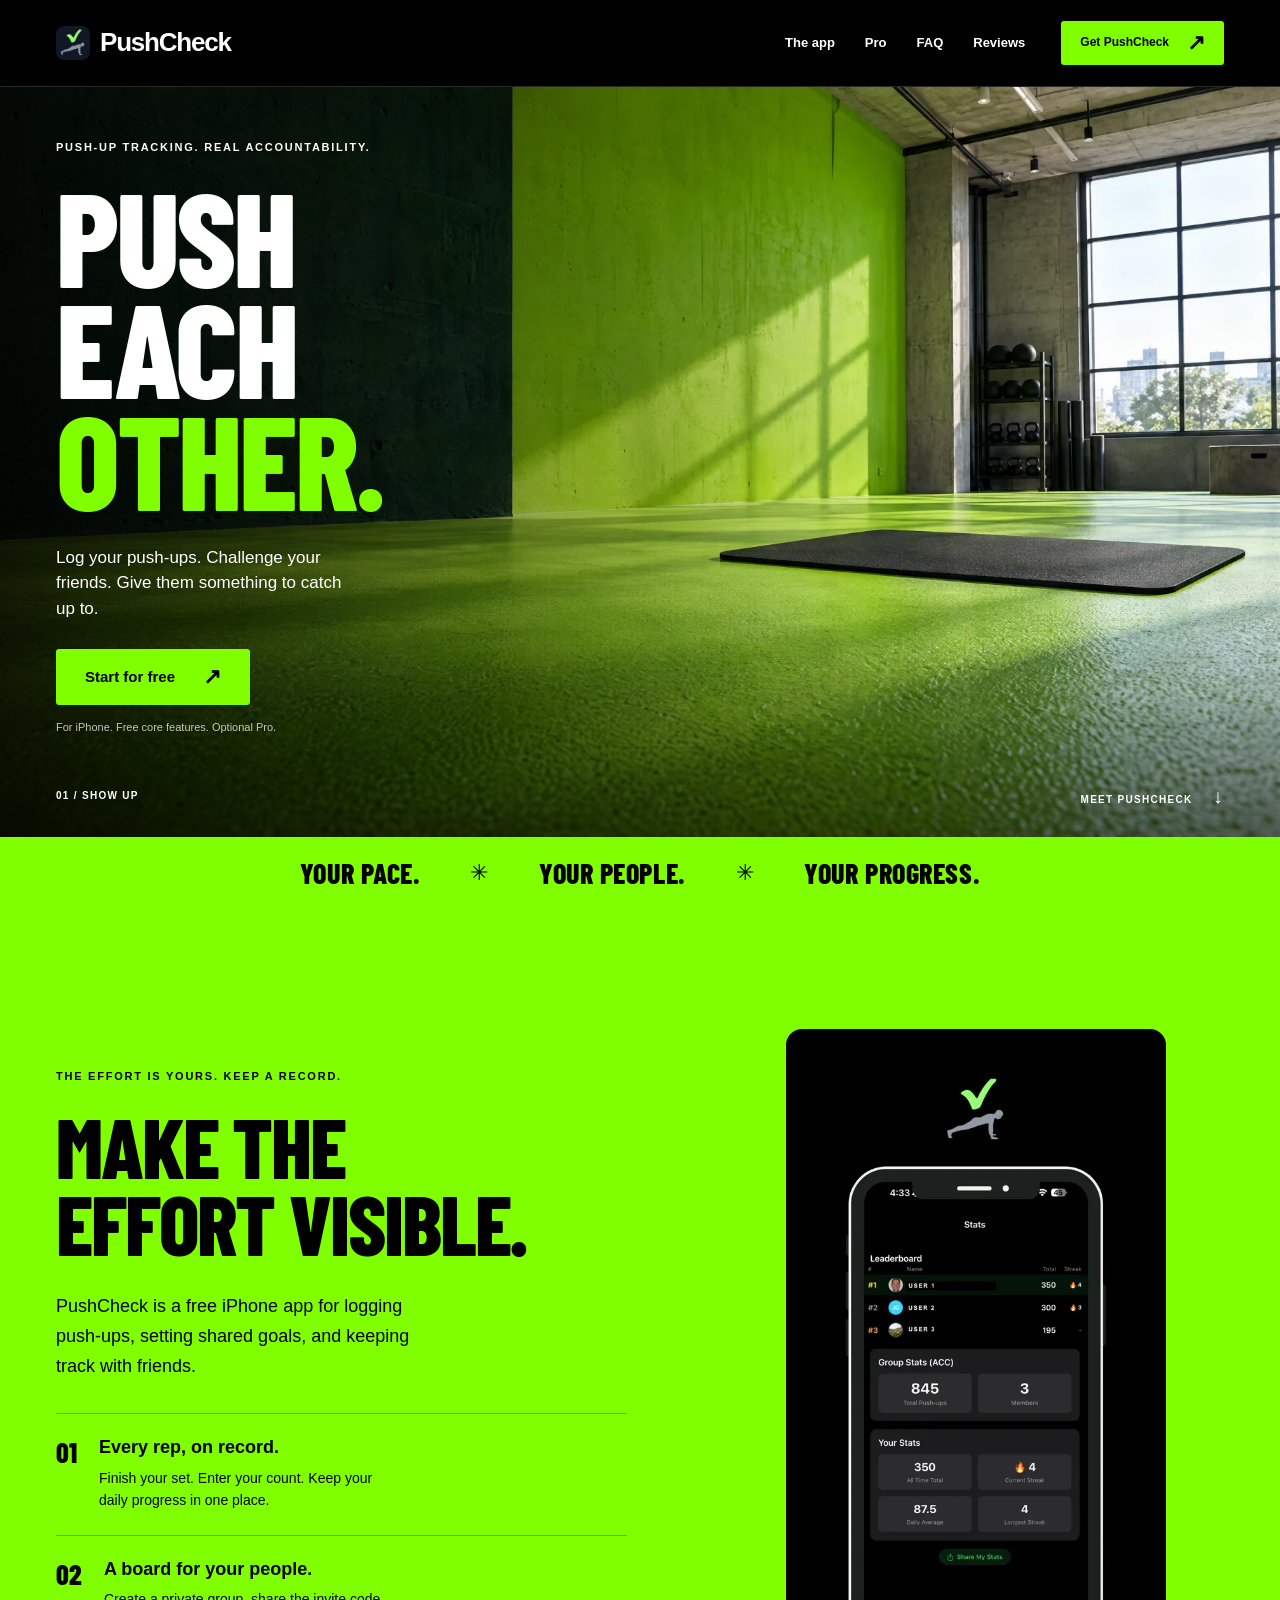
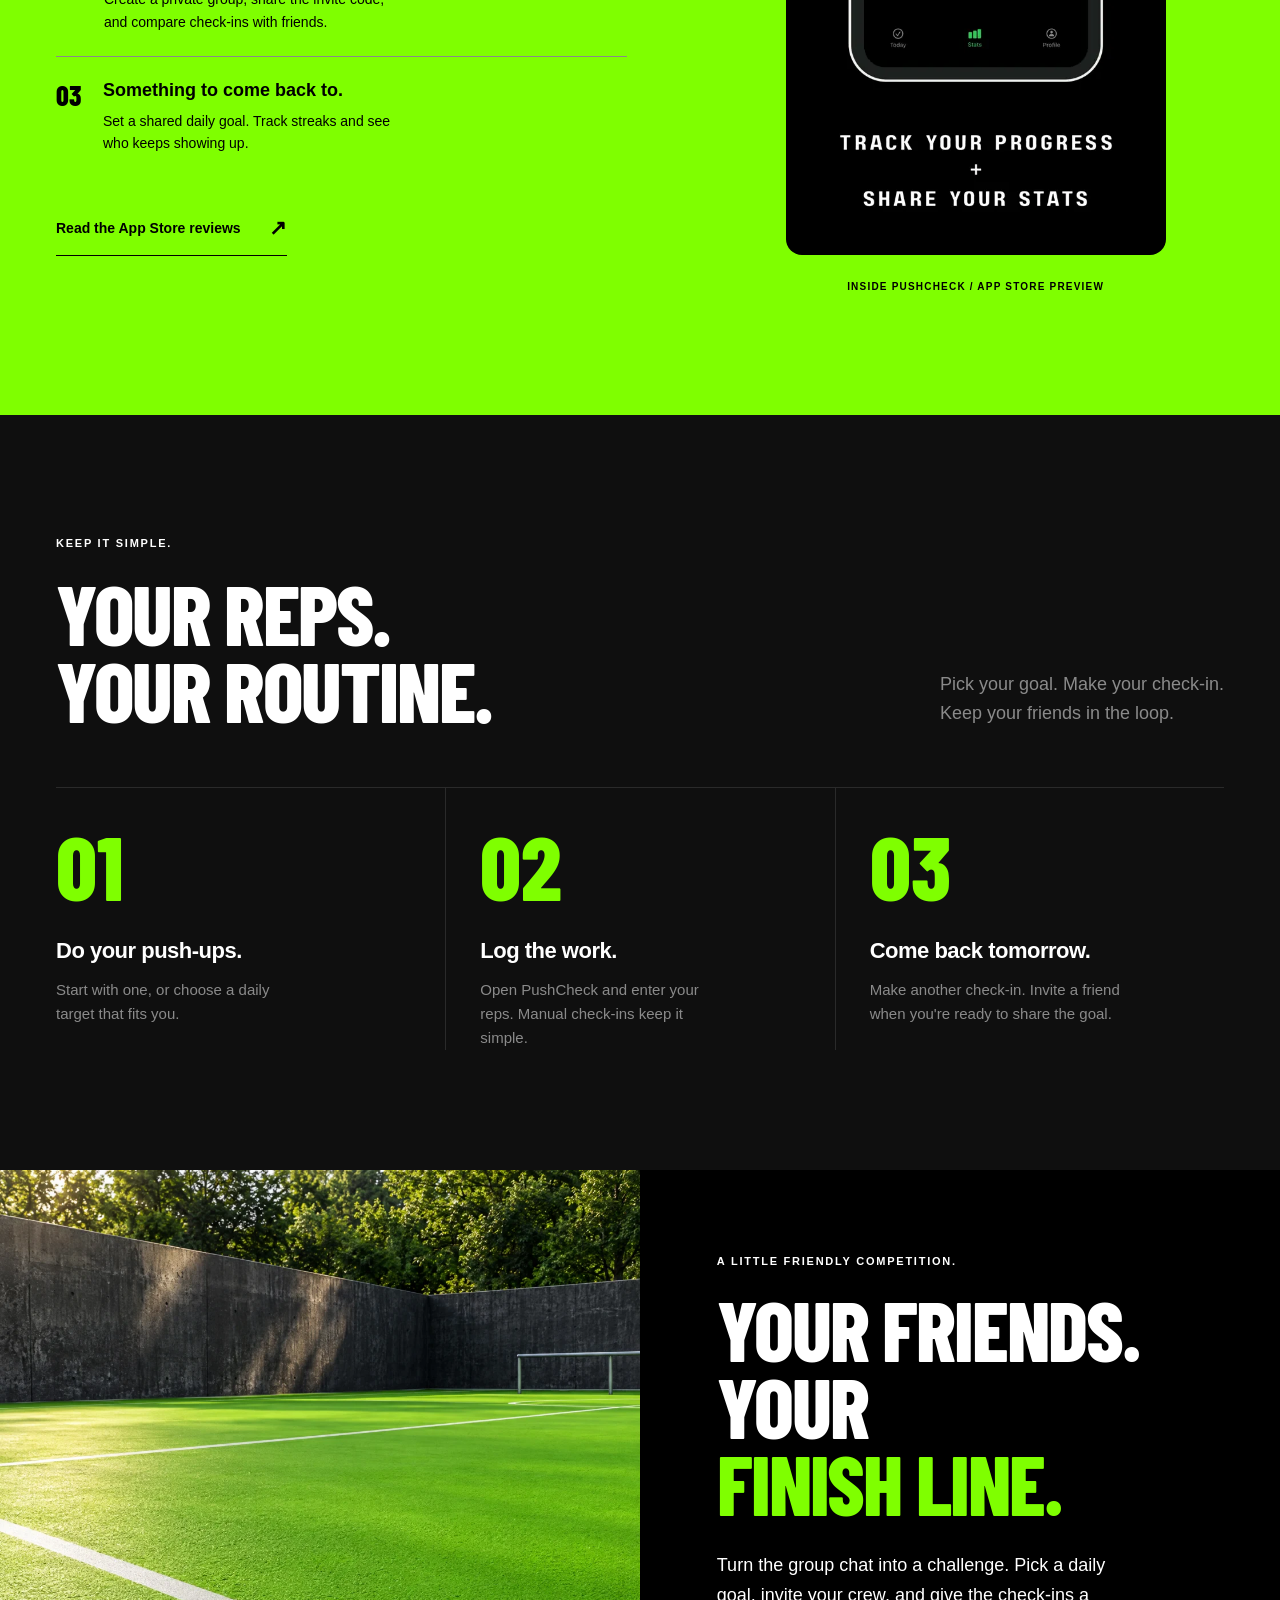
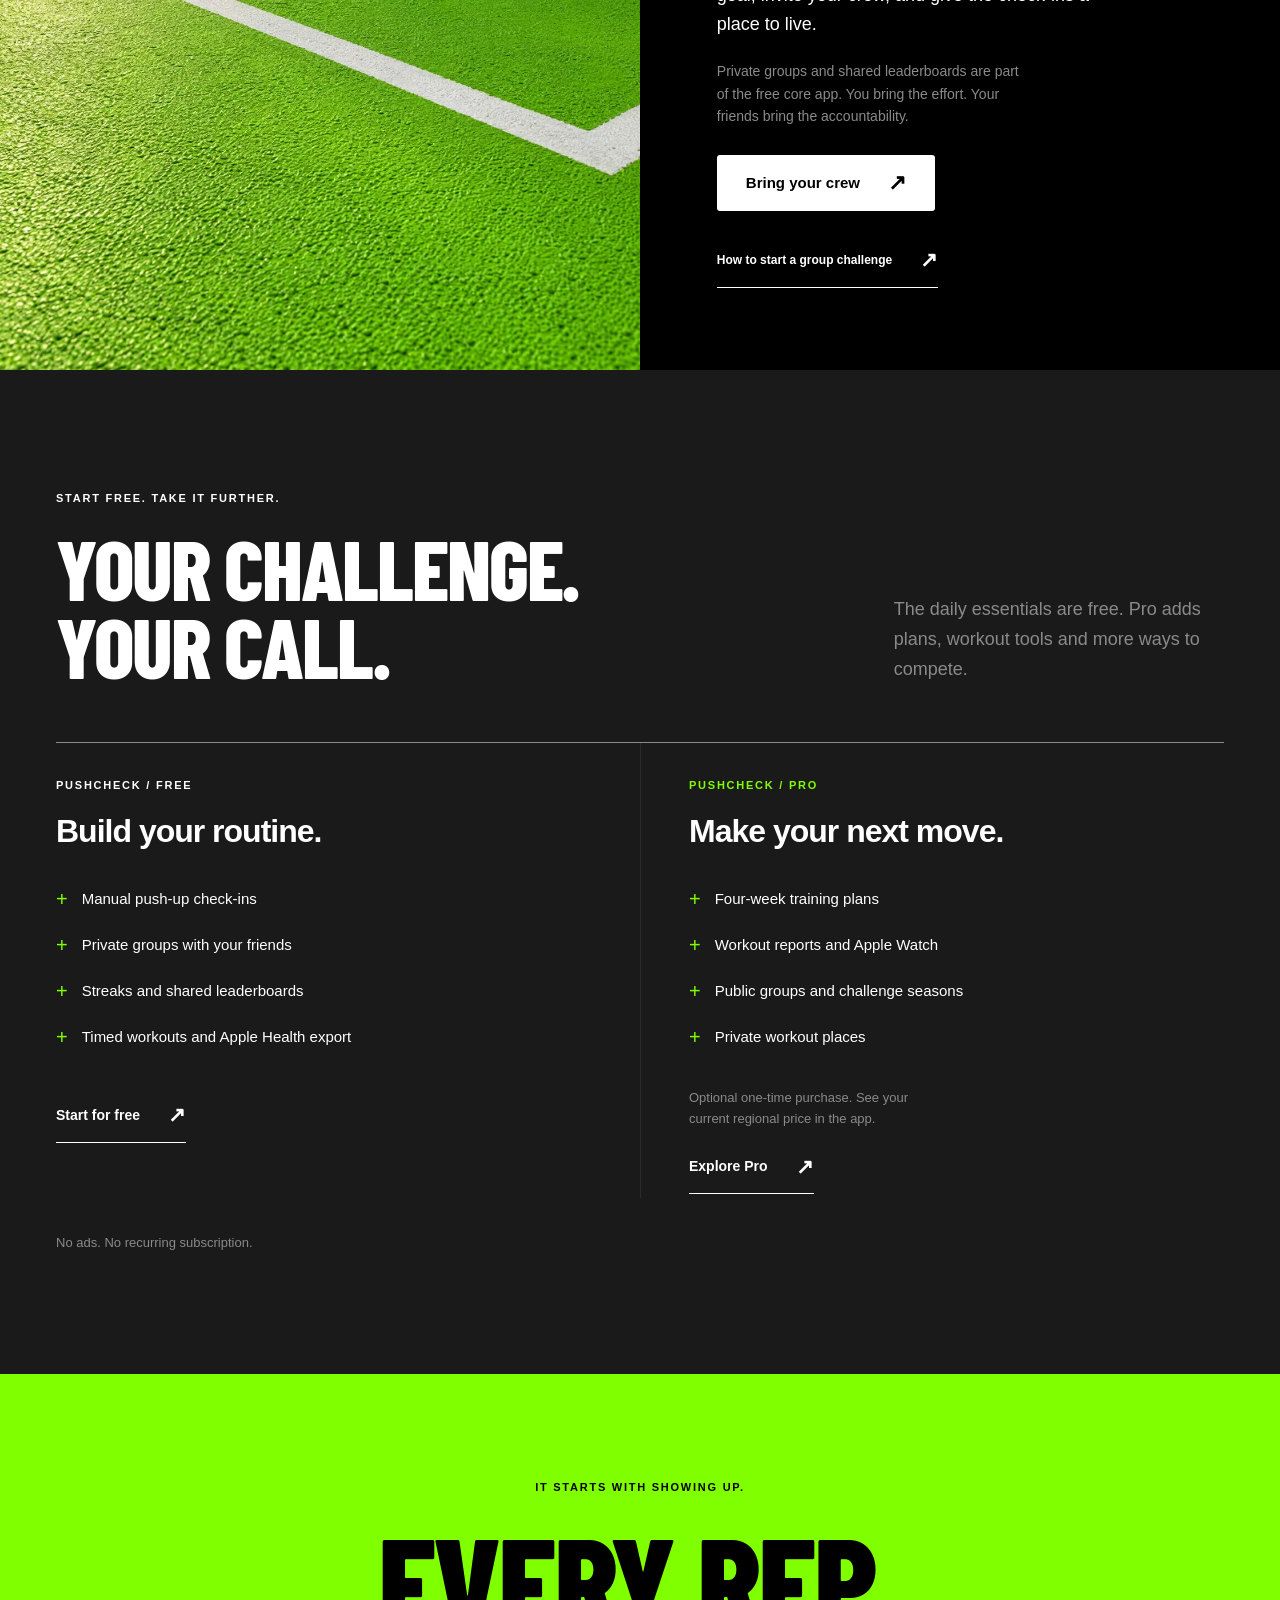
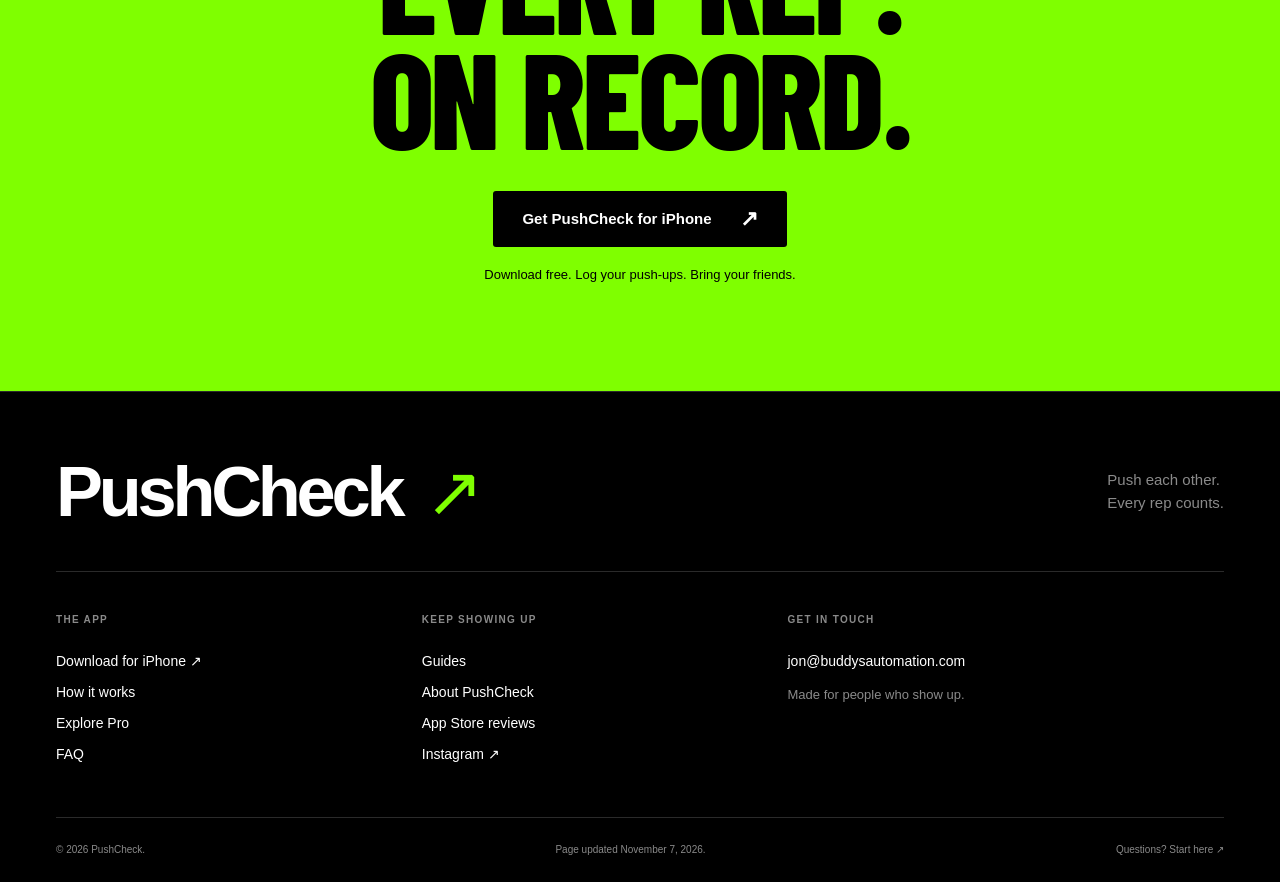
<file: index.html>
<!DOCTYPE html>
<html lang="en">
<head>
    <meta charset="UTF-8">
    <meta name="viewport" content="width=device-width, initial-scale=1.0">
    <title>PushCheck: Push-Up Challenges with Friends</title>
    <meta name="description" content="Track push-ups, challenge friends, and build streaks with PushCheck for iPhone. Create a private group and compare daily check-ins on shared leaderboards.">
    <link rel="canonical" href="https://pushcheck.app/">
    <meta property="og:title" content="PushCheck: Push-Up Challenges with Friends">
    <meta property="og:description" content="Track push-ups, challenge friends, and build streaks with PushCheck for iPhone. Create a private group and compare daily check-ins on shared leaderboards.">
    <meta property="og:url" content="https://pushcheck.app/">
    <meta property="og:type" content="website">
    <meta property="og:site_name" content="PushCheck">
    <meta property="og:image" content="https://pushcheck.app/assets/pushcheck-green-studio.webp">
    <meta property="og:image:alt" content="An empty training studio with lime-green flooring and concrete walls">
    <meta name="twitter:card" content="summary_large_image">
    <meta name="twitter:title" content="PushCheck: Push-Up Challenges with Friends">
    <meta name="twitter:description" content="Track push-ups, challenge friends, and build streaks with PushCheck for iPhone. Create a private group and compare daily check-ins on shared leaderboards.">
    <meta name="twitter:image" content="https://pushcheck.app/assets/pushcheck-green-studio.webp">
    <link rel="icon" type="image/webp" href="/logo-80.webp">


    <!-- App Links -->
    <meta name="apple-itunes-app" content="app-id=6759138620">
    <meta property="al:ios:app_store_id" content="6759138620">
    <meta property="al:ios:app_name" content="PushCheck: Pushup Challenge">
    <meta property="al:ios:url" content="pushcheck://">

    <!-- Schema.org markup -->
    <script type="application/ld+json">
{
  "dateModified": "2026-11-07",
  "@context": "https://schema.org",
  "@type": "SoftwareApplication",
  "name": "PushCheck: Pushup Challenge",
  "description": "Push-up accountability app for friend groups. Set a daily goal, track your push-ups, compete on leaderboards, and see who actually shows up.",
  "applicationCategory": "HealthApplication",
  "operatingSystem": "iOS",
  "offers": {
    "@type": "Offer",
    "price": "0",
    "priceCurrency": "USD",
    "description": "Free core tracking and Apple Health export. Optional PushCheck Pro is a one-time purchase for plans, workout reports, Apple Watch, private workout places, public groups and challenge seasons. Check the app for your regional price."
  },
  "downloadUrl": "https://apps.apple.com/us/app/pushcheck-pushup-challenge/id6759138620",
  "author": {
    "@type": "Person",
    "name": "Jon Allen",
    "url": "https://pushcheck.app/brand-facts.html#developer"
  },
  "url": "https://pushcheck.app/",
  "image": "https://pushcheck.app/logo.png",
  "featureList": [
    "Manual daily push-up check-ins",
    "Private groups, shared goals, leaderboards and streaks",
    "Basic timed workouts and optional Apple Health export, free",
    "Optional Pro four-week push-up plans",
    "Pro reports for timed workouts saved on this iPhone",
    "Pro Apple Watch timer and manual reps transferred to iPhone",
    "Pro private workout-place labels",
    "Pro public-group participation and publishing, and challenge-season organization"
  ]
}
</script>

    <link rel="preload" href="/assets/barlow-condensed-extrabold.ttf" as="font" type="font/ttf" crossorigin>
    <link rel="stylesheet" href="/style.css?v=20261008-green-spaces">
    <script src="/navigation.js?v=20261008" defer></script>
    <script src="/campaign-links.js?v=20261109" defer></script>
</head>
<body class="home-page">
<a class="skip-link" href="#main-content">Skip to content</a>
    <nav class="site-nav" aria-label="Main navigation">
        <div class="container nav-content">
            <div class="logo"><a href="/" aria-label="PushCheck home"><img src="/logo-80.webp" alt="" width="40" height="40" class="logo-img"><span>PushCheck</span></a></div>
            <div class="nav-links"><a href="/#the-app">The app</a><a href="/pro.html">Pro</a><a href="/faq.html">FAQ</a><a href="/reviews.html">Reviews</a></div>
            <div class="nav-actions"><a href="https://apps.apple.com/app/apple-store/id6759138620?pt=128550277&amp;ct=web_home&amp;mt=8" class="download-btn">Get PushCheck <span aria-hidden="true">↗</span></a>
                <details class="mobile-menu"><summary aria-label="Navigation menu"><span class="menu-lines" aria-hidden="true"></span></summary><div class="mobile-menu-links"><a href="/#the-app">The app</a><a href="/pro.html">Pro</a><a href="/faq.html">FAQ</a><a href="/reviews.html">Reviews</a><a href="/blog.html">Guides</a><a href="/brand-facts.html">About</a></div></details>
            </div>
        </div>
    </nav>
<main id="main-content">
    <section class="campaign-hero" aria-labelledby="hero-title">
        <img class="hero-image" src="/assets/pushcheck-green-studio.webp" alt="An empty lime-green training studio with a black exercise mat and natural light" width="1920" height="1086" fetchpriority="high">
        <div class="hero-shade" aria-hidden="true"></div>
        <div class="container hero-content">
            <p class="eyebrow">Push-up tracking. Real accountability.</p>
            <h1 id="hero-title">Push<br>each<br><span>other.</span></h1>
            <p class="hero-copy">Log your push-ups. Challenge your friends. Give them something to catch up to.</p>
            <a class="cta-button" href="https://apps.apple.com/app/apple-store/id6759138620?pt=128550277&amp;ct=web_home&amp;mt=8">Start for free <span aria-hidden="true">↗</span></a>
            <p class="hero-note">For iPhone. Free core features. Optional Pro.</p>
        </div>
        <div class="hero-foot container"><span>01 / Show up</span><a href="#the-app">Meet PushCheck <span aria-hidden="true">↓</span></a></div>
    </section>
    <div class="manifesto-strip" aria-label="Your pace. Your people. Your progress."><span>Your pace.</span><span aria-hidden="true">✳</span><span>Your people.</span><span aria-hidden="true">✳</span><span>Your progress.</span></div>

    <section id="the-app" class="product-section section-space" aria-labelledby="product-title">
        <div class="container product-grid">
            <div class="product-copy"><p class="eyebrow">The effort is yours. Keep a record.</p><h2 id="product-title" class="display-title">Make the<br>effort visible.</h2>
                <p class="section-lead">PushCheck is a free iPhone app for logging push-ups, setting shared goals, and keeping track with friends.</p>
                <div class="product-points">
                    <div><span class="point-number">01</span><div><h3>Every rep, on record.</h3><p>Finish your set. Enter your count. Keep your daily progress in one place.</p></div></div>
                    <div><span class="point-number">02</span><div><h3>A board for your people.</h3><p>Create a private group, share the invite code, and compare check-ins with friends.</p></div></div>
                    <div><span class="point-number">03</span><div><h3>Something to come back to.</h3><p>Set a shared daily goal. Track streaks and see who keeps showing up.</p></div></div>
                </div>
                <a class="text-link dark-link" href="/reviews.html">Read the App Store reviews <span aria-hidden="true">↗</span></a>
            </div>
            <figure class="app-visual"><img src="/assets/pushcheck-app-store.webp" alt="PushCheck App Store preview showing its stats and group leaderboard" width="598" height="1300" loading="lazy"><figcaption>Inside PushCheck / App Store preview</figcaption></figure>
        </div>
    </section>

    <section id="how-it-works" class="ritual-section section-space" aria-labelledby="ritual-title">
        <div class="container"><div class="section-heading"><div><p class="eyebrow">Keep it simple.</p><h2 id="ritual-title" class="display-title">Your reps.<br>Your routine.</h2></div><p class="section-lead">Pick your goal. Make your check-in.<br>Keep your friends in the loop.</p></div>
            <ol class="ritual-steps"><li><span class="giant-number" aria-hidden="true">01</span><h3>Do your push-ups.</h3><p>Start with one, or choose a daily target that fits you.</p></li><li><span class="giant-number" aria-hidden="true">02</span><h3>Log the work.</h3><p>Open PushCheck and enter your reps. Manual check-ins keep it simple.</p></li><li><span class="giant-number" aria-hidden="true">03</span><h3>Come back tomorrow.</h3><p>Make another check-in. Invite a friend when you're ready to share the goal.</p></li></ol>
        </div>
    </section>

    <section class="crew-section" aria-labelledby="crew-title">
        <div class="crew-photo"><img src="/assets/pushcheck-green-court.webp" alt="An empty lime-green outdoor court with white lines and concrete walls" width="1120" height="1400" loading="lazy"></div>
        <div class="crew-copy"><p class="eyebrow">A little friendly competition.</p><h2 id="crew-title" class="display-title">Your friends.<br>Your<br><span>finish line.</span></h2><p class="section-lead">Turn the group chat into a challenge. Pick a daily goal, invite your crew, and give the check-ins a place to live.</p><p>Private groups and shared leaderboards are part of the free core app. You bring the effort. Your friends bring the accountability.</p><a class="cta-button button-light" href="https://apps.apple.com/app/apple-store/id6759138620?pt=128550277&amp;ct=web_home&amp;mt=8">Bring your crew <span aria-hidden="true">↗</span></a><a class="text-link" href="/blog/push-up-challenge-app-for-friends">How to start a group challenge <span aria-hidden="true">↗</span></a></div>
    </section>

    <section class="membership-section section-space" aria-labelledby="membership-title"><div class="container"><div class="section-heading"><div><p class="eyebrow">Start free. Take it further.</p><h2 id="membership-title" class="display-title">Your challenge.<br>Your call.</h2></div><p class="section-lead">The daily essentials are free. Pro adds plans, workout tools and more ways to compete.</p></div>
        <div class="membership-grid"><article><p class="eyebrow">PushCheck / Free</p><h3>Build your routine.</h3><ul><li>Manual push-up check-ins</li><li>Private groups with your friends</li><li>Streaks and shared leaderboards</li><li>Timed workouts and Apple Health export</li></ul><a class="text-link" href="https://apps.apple.com/app/apple-store/id6759138620?pt=128550277&amp;ct=web_home&amp;mt=8">Start for free <span aria-hidden="true">↗</span></a></article><article class="pro-tier"><p class="eyebrow">PushCheck / Pro</p><h3>Make your next move.</h3><ul><li>Four-week training plans</li><li>Workout reports and Apple Watch</li><li>Public groups and challenge seasons</li><li>Private workout places</li></ul><p class="membership-note">Optional one-time purchase. See your current regional price in the app.</p><a class="text-link" href="/pro.html">Explore Pro <span aria-hidden="true">↗</span></a></article></div><p class="small-text membership-footnote">No ads. No recurring subscription.</p>
    </div></section>

    <section class="final-cta" aria-labelledby="final-title"><div class="container"><p class="eyebrow">It starts with showing up.</p><h2 id="final-title">Every rep.<br>On record.</h2><a class="cta-button button-black" href="https://apps.apple.com/app/apple-store/id6759138620?pt=128550277&amp;ct=web_home&amp;mt=8">Get PushCheck for iPhone <span aria-hidden="true">↗</span></a><p>Download free. Log your push-ups. Bring your friends.</p></div></section>
</main>
<footer>
        <div class="container">
            <div class="footer-top"><a class="footer-brand" href="/">PushCheck<span aria-hidden="true">↗</span></a><p>Push each other.<br>Every rep counts.</p></div>
            <div class="footer-content">
                <div class="footer-section"><h4>The app</h4><a href="https://apps.apple.com/app/apple-store/id6759138620?pt=128550277&amp;ct=web_home&amp;mt=8">Download for iPhone ↗</a><a href="/#how-it-works">How it works</a><a href="/pro.html">Explore Pro</a><a href="/faq.html">FAQ</a></div>
                <div class="footer-section"><h4>Keep showing up</h4><a href="/blog.html">Guides</a><a href="/brand-facts.html">About PushCheck</a><a href="/reviews.html">App Store reviews</a><a href="https://www.instagram.com/pushcheckapp/">Instagram ↗</a></div>
                <div class="footer-section"><h4>Get in touch</h4><a href="mailto:jon@buddysautomation.com">jon@buddysautomation.com</a><p>Made for people who show up.</p></div>
            </div>
            <div class="footer-bottom"><p>&copy; 2026 PushCheck.</p><p>Page updated <time datetime="2026-11-07">November 7, 2026</time>.</p><a href="/faq.html">Questions? Start here ↗</a></div>
        </div>
    </footer>
</body>
</html>
</file>
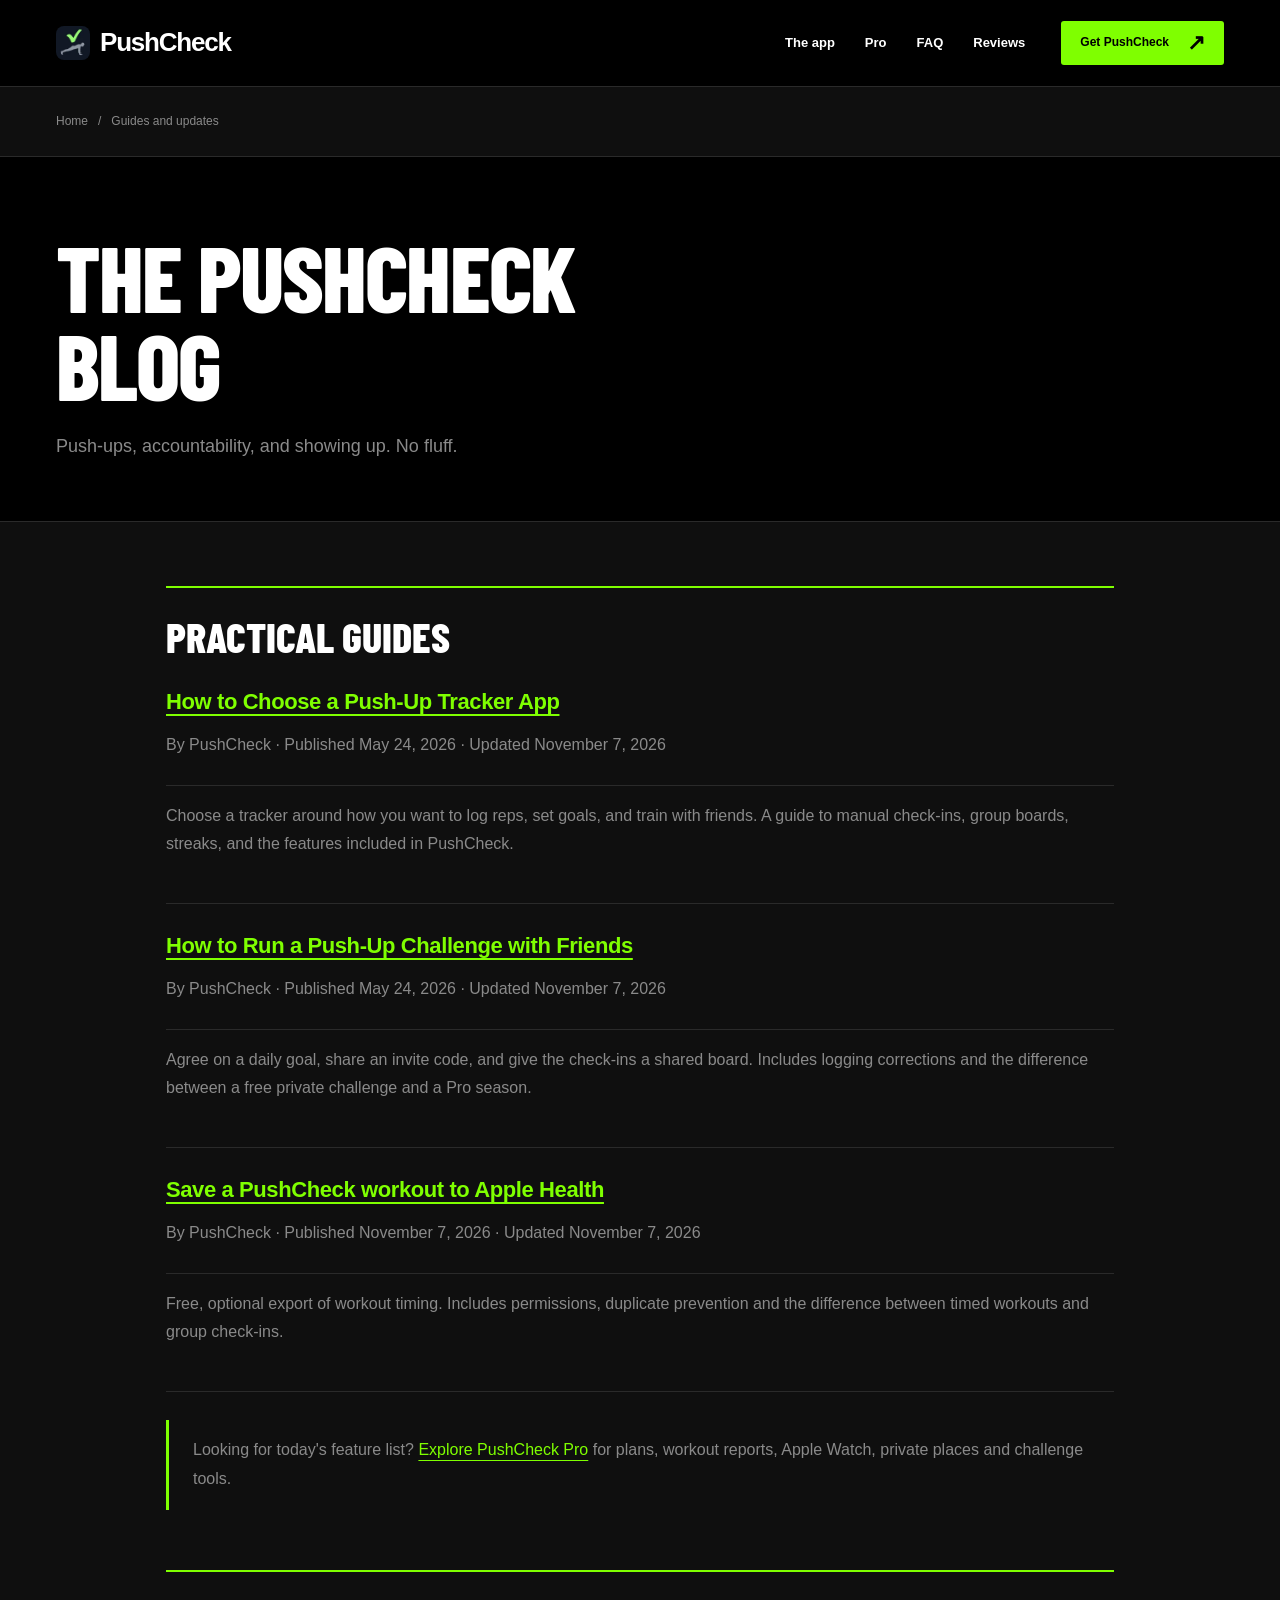
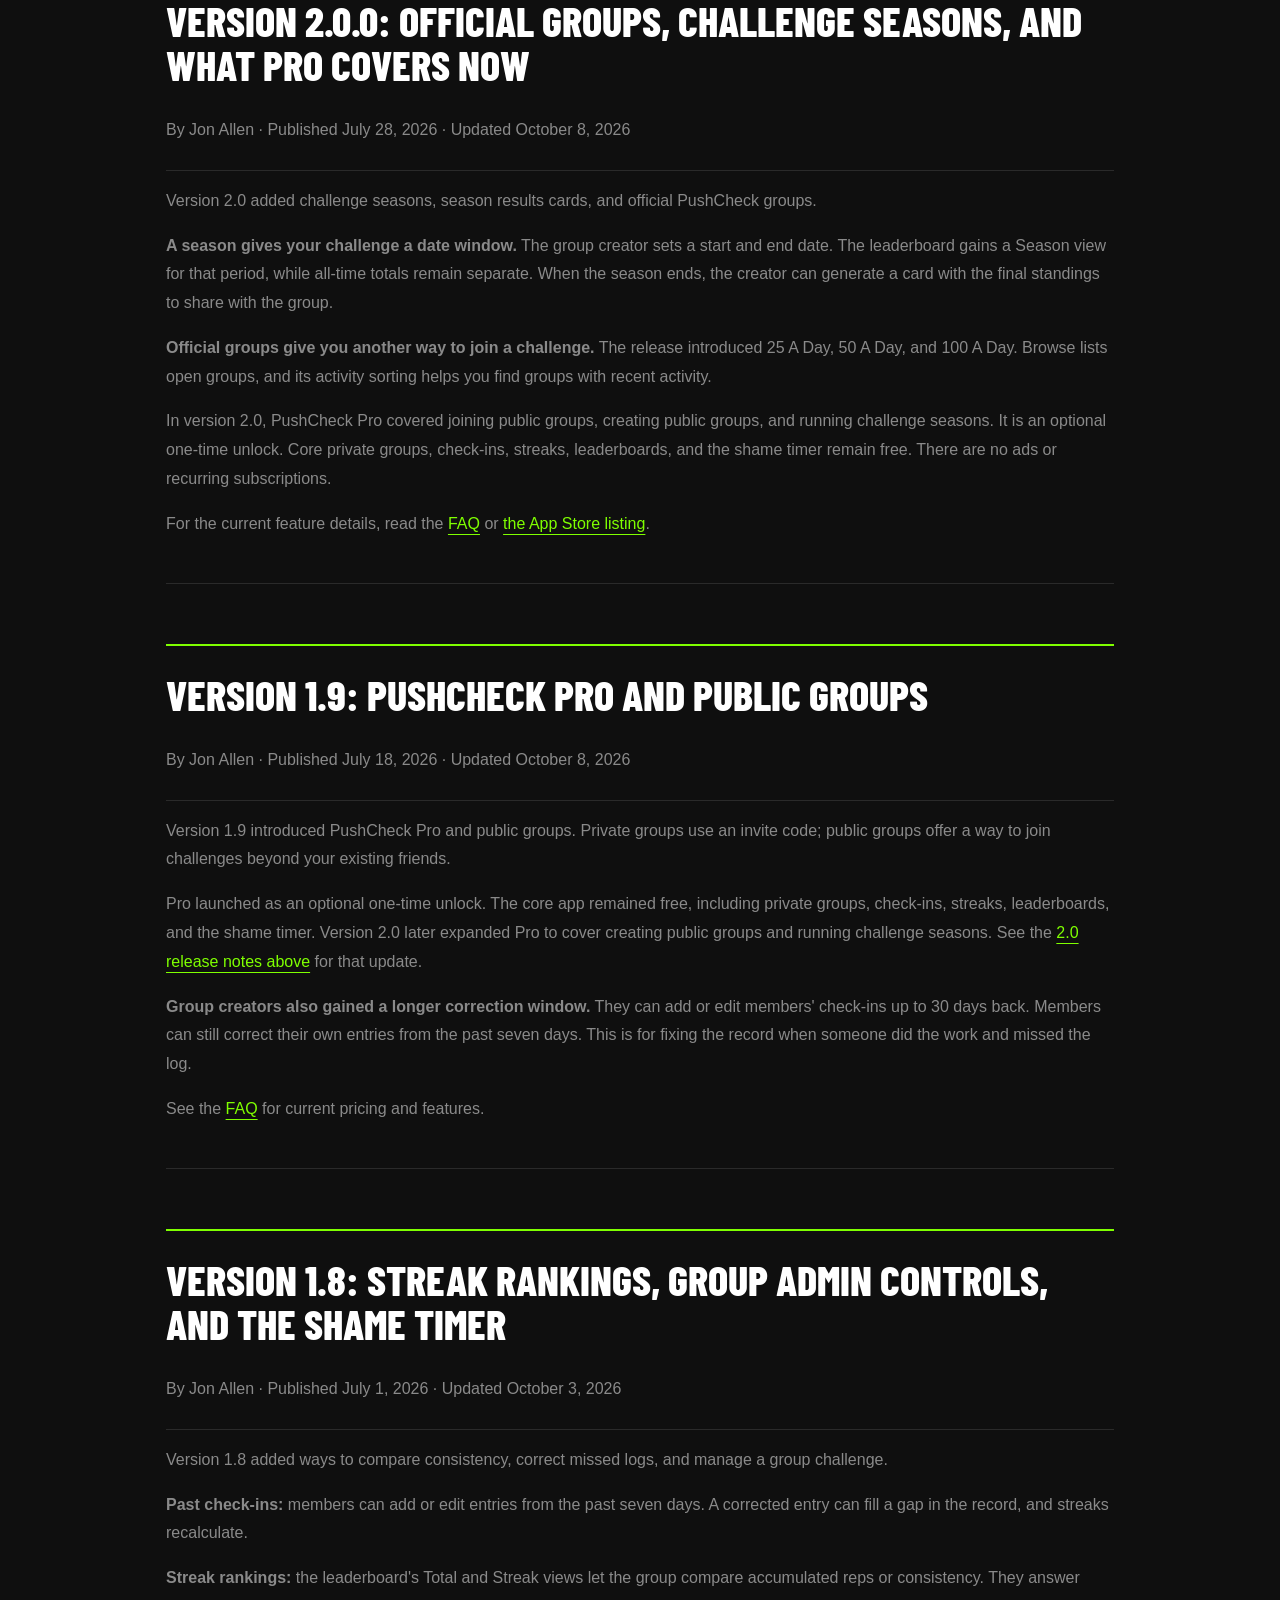
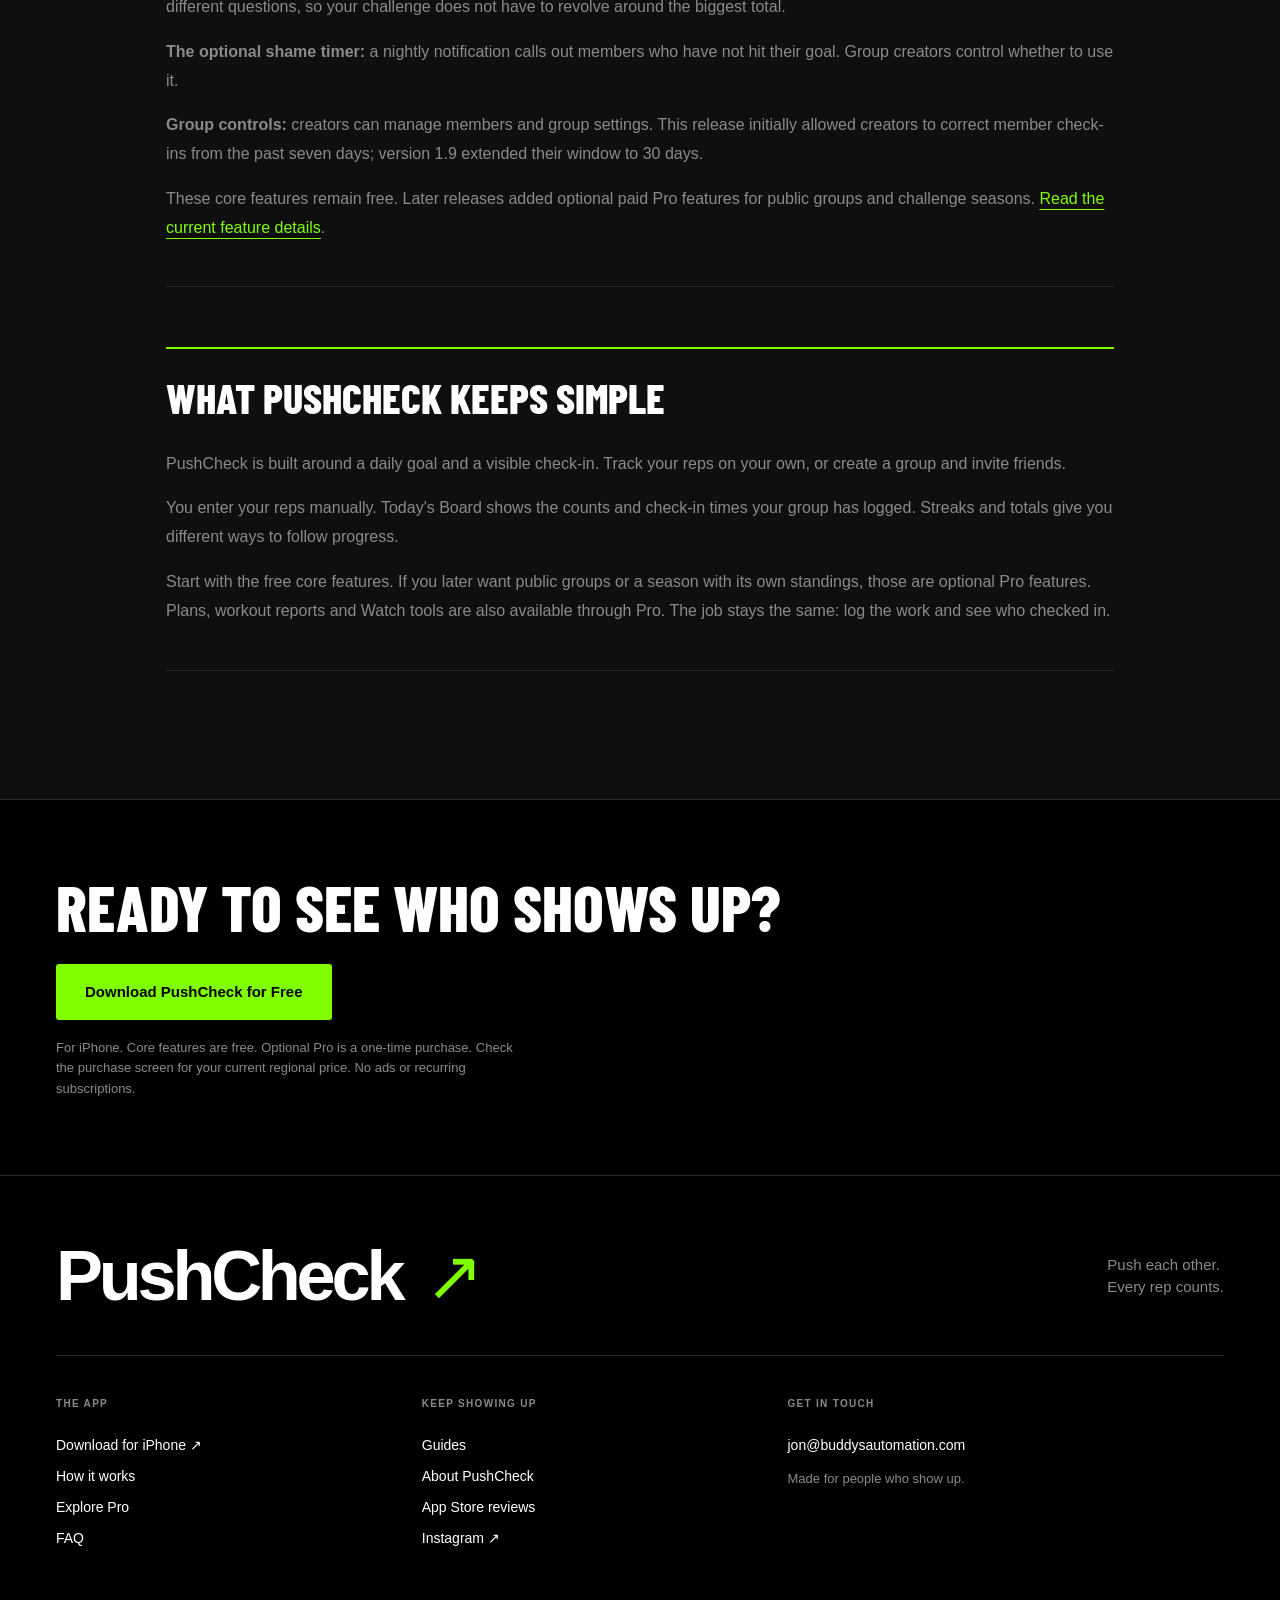
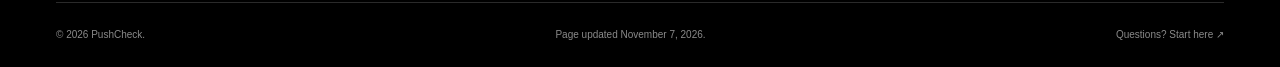
<file: blog.html>
<!DOCTYPE html>
<html lang="en">
<head>
    <meta charset="UTF-8">
    <meta name="viewport" content="width=device-width, initial-scale=1.0">
    <title>PushCheck Guides and Release Notes</title>
    <meta name="description" content="Practical guides and release notes for PushCheck. Learn about daily push-up goals, private groups, check-ins, streaks, and optional Pro features.">
    <link rel="canonical" href="https://pushcheck.app/blog.html">
    <meta property="og:title" content="PushCheck Guides and Release Notes">
    <meta property="og:description" content="Practical guides and release notes for PushCheck. Learn about daily push-up goals, private groups, check-ins, streaks, and optional Pro features.">
    <meta property="og:url" content="https://pushcheck.app/blog.html">
    <meta property="og:type" content="website">
    <meta property="og:site_name" content="PushCheck">
    <meta property="og:image" content="https://pushcheck.app/logo.png">
    <meta property="og:image:alt" content="PushCheck app icon">
    <meta name="twitter:card" content="summary">
    <meta name="twitter:title" content="PushCheck Guides and Release Notes">
    <meta name="twitter:description" content="Practical guides and release notes for PushCheck. Learn about daily push-up goals, private groups, check-ins, streaks, and optional Pro features.">
    <meta name="twitter:image" content="https://pushcheck.app/logo.png">
    <link rel="icon" type="image/webp" href="/logo-80.webp">


    <script type="application/ld+json">
{
  "@context": "https://schema.org",
  "@type": "Blog",
  "name": "PushCheck Blog",
  "url": "https://pushcheck.app/blog.html",
  "description": "Honest takes on push-up tracking, friend-group accountability, fitness challenges, and consistency.",
  "publisher": {
    "@type": "Organization",
    "name": "Buddys",
    "url": "https://teambuddys.com"
  },
  "blogPost": [
    {
      "@type": "BlogPosting",
      "headline": "How to Choose a Push-Up Tracker App",
      "url": "https://pushcheck.app/blog/best-push-up-tracker-app",
      "datePublished": "2026-05-24",
      "dateModified": "2026-11-07",
      "author": {
        "@type": "Organization",
        "name": "PushCheck",
        "url": "https://pushcheck.app/brand-facts.html"
      }
    },
    {
      "@type": "BlogPosting",
      "headline": "How to Run a Push-Up Challenge with Friends",
      "url": "https://pushcheck.app/blog/push-up-challenge-app-for-friends",
      "datePublished": "2026-05-24",
      "dateModified": "2026-11-07",
      "author": {
        "@type": "Organization",
        "name": "PushCheck",
        "url": "https://pushcheck.app/brand-facts.html"
      }
    },
    {
      "@type": "BlogPosting",
      "headline": "Save a PushCheck workout to Apple Health",
      "url": "https://pushcheck.app/guides/push-ups-apple-health.html",
      "datePublished": "2026-11-07",
      "dateModified": "2026-11-07",
      "author": {
        "@type": "Organization",
        "name": "PushCheck",
        "url": "https://pushcheck.app/brand-facts.html"
      }
    },
    {
      "@type": "BlogPosting",
      "headline": "Version 1.8: Streak Rankings, Group Admin Controls, and the Shame Timer",
      "url": "https://pushcheck.app/blog.html#version-1-8",
      "datePublished": "2026-07-01",
      "author": {
        "@type": "Person",
        "name": "Jon Allen"
      },
      "dateModified": "2026-10-03"
    },
    {
      "@type": "BlogPosting",
      "headline": "Version 1.9: PushCheck Pro and Public Groups",
      "url": "https://pushcheck.app/blog.html#version-1-9",
      "datePublished": "2026-07-18",
      "author": {
        "@type": "Person",
        "name": "Jon Allen"
      },
      "dateModified": "2026-10-08"
    },
    {
      "@type": "BlogPosting",
      "headline": "Version 2.0.0: Official Groups, Challenge Seasons, and What Pro Covers Now",
      "url": "https://pushcheck.app/blog.html#version-2-0-0",
      "datePublished": "2026-07-28",
      "author": {
        "@type": "Person",
        "name": "Jon Allen"
      },
      "dateModified": "2026-10-08"
    }
  ],
  "dateModified": "2026-11-07"
}
</script>

    <link rel="stylesheet" href="/style.css?v=20261107-pro">
<script type="application/ld+json">
{
  "@context": "https://schema.org",
  "@type": "BreadcrumbList",
  "itemListElement": [
    {
      "@type": "ListItem",
      "position": 1,
      "name": "Home",
      "item": "https://pushcheck.app/"
    },
    {
      "@type": "ListItem",
      "position": 2,
      "name": "Guides and updates",
      "item": "https://pushcheck.app/blog.html"
    }
  ]
}
</script>
    <script src="/navigation.js?v=20261008" defer></script>
    <script src="/campaign-links.js?v=20261109" defer></script>
</head>
<body>
    <a class="skip-link" href="#main-content">Skip to content</a>
    <nav class="site-nav" aria-label="Main navigation">
        <div class="container nav-content">
            <div class="logo"><a href="/" aria-label="PushCheck home"><img src="/logo-80.webp" alt="" width="40" height="40" class="logo-img"><span>PushCheck</span></a></div>
            <div class="nav-links"><a href="/#the-app">The app</a><a href="/pro.html">Pro</a><a href="/faq.html">FAQ</a><a href="/reviews.html">Reviews</a></div>
            <div class="nav-actions"><a href="https://apps.apple.com/app/apple-store/id6759138620?pt=128550277&amp;ct=web_blog&amp;mt=8" class="download-btn">Get PushCheck <span aria-hidden="true">↗</span></a>
                <details class="mobile-menu"><summary aria-label="Navigation menu"><span class="menu-lines" aria-hidden="true"></span></summary><div class="mobile-menu-links"><a href="/#the-app">The app</a><a href="/pro.html">Pro</a><a href="/faq.html">FAQ</a><a href="/reviews.html">Reviews</a><a href="/blog.html">Guides</a><a href="/brand-facts.html">About</a></div></details>
            </div>
        </div>
    </nav>
    <nav aria-label="Breadcrumb" class="breadcrumbs"><div class="container"><ol><li><a href="/">Home</a></li><li><span aria-current="page">Guides and updates</span></li></ol></div></nav>
    <main id="main-content">

    <section class="faq-hero">
        <div class="container">
            <h1>The PushCheck Blog</h1>
            <p>Push-ups, accountability, and showing up. No fluff.</p>
        </div>
    </section>

    <section class="faq-content">
        <div class="container">

            <h2>Practical Guides</h2>

            <div class="faq-item">
                <h3><a href="/blog/best-push-up-tracker-app">How to Choose a Push-Up Tracker App</a></h3>
                <p class="article-meta">By PushCheck · Published <time datetime="2026-05-24">May 24, 2026</time> · Updated <time datetime="2026-11-07">November 7, 2026</time></p>
                <p>Choose a tracker around how you want to log reps, set goals, and train with friends. A guide to manual check-ins, group boards, streaks, and the features included in PushCheck.</p>
            </div>

            <div class="faq-item">
                <h3><a href="/blog/push-up-challenge-app-for-friends">How to Run a Push-Up Challenge with Friends</a></h3>
                <p class="article-meta">By PushCheck · Published <time datetime="2026-05-24">May 24, 2026</time> · Updated <time datetime="2026-11-07">November 7, 2026</time></p>
                <p>Agree on a daily goal, share an invite code, and give the check-ins a shared board. Includes logging corrections and the difference between a free private challenge and a Pro season.</p>
            </div>

            <div class="faq-item"><h3><a href="/guides/push-ups-apple-health.html">Save a PushCheck workout to Apple Health</a></h3><p class="article-meta">By PushCheck · Published <time datetime="2026-11-07">November 7, 2026</time> · Updated <time datetime="2026-11-07">November 7, 2026</time></p><p>Free, optional export of workout timing. Includes permissions, duplicate prevention and the difference between timed workouts and group check-ins.</p></div>
            <p class="current-features">Looking for today's feature list? <a href="/pro.html">Explore PushCheck Pro</a> for plans, workout reports, Apple Watch, private places and challenge tools.</p>

            <h2 id="version-2-0-0">Version 2.0.0: Official Groups, Challenge Seasons, and What Pro Covers Now</h2>

            <div class="faq-item">
                <p class="article-meta">By Jon Allen · Published <time datetime="2026-07-28">July 28, 2026</time> · Updated <time datetime="2026-10-08">October 8, 2026</time></p>
                <p>Version 2.0 added challenge seasons, season results cards, and official PushCheck groups.</p>
                <p><strong>A season gives your challenge a date window.</strong> The group creator sets a start and end date. The leaderboard gains a Season view for that period, while all-time totals remain separate. When the season ends, the creator can generate a card with the final standings to share with the group.</p>
                <p><strong>Official groups give you another way to join a challenge.</strong> The release introduced 25 A Day, 50 A Day, and 100 A Day. Browse lists open groups, and its activity sorting helps you find groups with recent activity.</p>
                <p>In version 2.0, PushCheck Pro covered joining public groups, creating public groups, and running challenge seasons. It is an optional one-time unlock. Core private groups, check-ins, streaks, leaderboards, and the shame timer remain free. There are no ads or recurring subscriptions.</p>
                <p>For the current feature details, read the <a href="/faq.html">FAQ</a> or <a href="https://apps.apple.com/app/apple-store/id6759138620?pt=128550277&amp;ct=web_blog&amp;mt=8">the App Store listing</a>.</p>
            </div>

            <h2 id="version-1-9">Version 1.9: PushCheck Pro and Public Groups</h2>

            <div class="faq-item">
                <p class="article-meta">By Jon Allen · Published <time datetime="2026-07-18">July 18, 2026</time> · Updated <time datetime="2026-10-08">October 8, 2026</time></p>
                <p>Version 1.9 introduced PushCheck Pro and public groups. Private groups use an invite code; public groups offer a way to join challenges beyond your existing friends.</p>
                <p>Pro launched as an optional one-time unlock. The core app remained free, including private groups, check-ins, streaks, leaderboards, and the shame timer. Version 2.0 later expanded Pro to cover creating public groups and running challenge seasons. See the <a href="#version-2-0-0">2.0 release notes above</a> for that update.</p>
                <p><strong>Group creators also gained a longer correction window.</strong> They can add or edit members' check-ins up to 30 days back. Members can still correct their own entries from the past seven days. This is for fixing the record when someone did the work and missed the log.</p>
                <p>See the <a href="/faq.html">FAQ</a> for current pricing and features.</p>
            </div>

            <h2 id="version-1-8">Version 1.8: Streak Rankings, Group Admin Controls, and the Shame Timer</h2>

            <div class="faq-item">
                <p class="article-meta">By Jon Allen · Published <time datetime="2026-07-01">July 1, 2026</time> · Updated <time datetime="2026-10-03">October 3, 2026</time></p>
                <p>Version 1.8 added ways to compare consistency, correct missed logs, and manage a group challenge.</p>
                <p><strong>Past check-ins:</strong> members can add or edit entries from the past seven days. A corrected entry can fill a gap in the record, and streaks recalculate.</p>
                <p><strong>Streak rankings:</strong> the leaderboard's Total and Streak views let the group compare accumulated reps or consistency. They answer different questions, so your challenge does not have to revolve around the biggest total.</p>
                <p><strong>The optional shame timer:</strong> a nightly notification calls out members who have not hit their goal. Group creators control whether to use it.</p>
                <p><strong>Group controls:</strong> creators can manage members and group settings. This release initially allowed creators to correct member check-ins from the past seven days; version 1.9 extended their window to 30 days.</p>
                <p>These core features remain free. Later releases added optional paid Pro features for public groups and challenge seasons. <a href="/faq.html">Read the current feature details</a>.</p>
            </div>

            <h2 id="origin-story">What PushCheck Keeps Simple</h2>

            <div class="faq-item">
                <p>PushCheck is built around a daily goal and a visible check-in. Track your reps on your own, or create a group and invite friends.</p>
                <p>You enter your reps manually. Today's Board shows the counts and check-in times your group has logged. Streaks and totals give you different ways to follow progress.</p>
                <p>Start with the free core features. If you later want public groups or a season with its own standings, those are optional Pro features. Plans, workout reports and Watch tools are also available through Pro. The job stays the same: log the work and see who checked in.</p>
            </div>

        </div>
    </section>

    <section class="cta-section">
        <div class="container">
            <h2>Ready to See Who Shows Up?</h2>
            <a href="https://apps.apple.com/app/apple-store/id6759138620?pt=128550277&amp;ct=web_blog&amp;mt=8" class="cta-button">Download PushCheck for Free</a>
            <p class="small-text">For iPhone. Core features are free. Optional Pro is a one-time purchase. Check the purchase screen for your current regional price. No ads or recurring subscriptions.</p>
        </div>
    </section>

    </main>
    <footer>
        <div class="container">
            <div class="footer-top"><a class="footer-brand" href="/">PushCheck<span aria-hidden="true">↗</span></a><p>Push each other.<br>Every rep counts.</p></div>
            <div class="footer-content">
                <div class="footer-section"><h4>The app</h4><a href="https://apps.apple.com/app/apple-store/id6759138620?pt=128550277&amp;ct=web_blog&amp;mt=8">Download for iPhone ↗</a><a href="/#how-it-works">How it works</a><a href="/pro.html">Explore Pro</a><a href="/faq.html">FAQ</a></div>
                <div class="footer-section"><h4>Keep showing up</h4><a href="/blog.html">Guides</a><a href="/brand-facts.html">About PushCheck</a><a href="/reviews.html">App Store reviews</a><a href="https://www.instagram.com/pushcheckapp/">Instagram ↗</a></div>
                <div class="footer-section"><h4>Get in touch</h4><a href="mailto:jon@buddysautomation.com">jon@buddysautomation.com</a><p>Made for people who show up.</p></div>
            </div>
            <div class="footer-bottom"><p>&copy; 2026 PushCheck.</p><p>Page updated <time datetime="2026-11-07">November 7, 2026</time>.</p><a href="/faq.html">Questions? Start here ↗</a></div>
        </div>
    </footer>
</body>
</html>
</file>
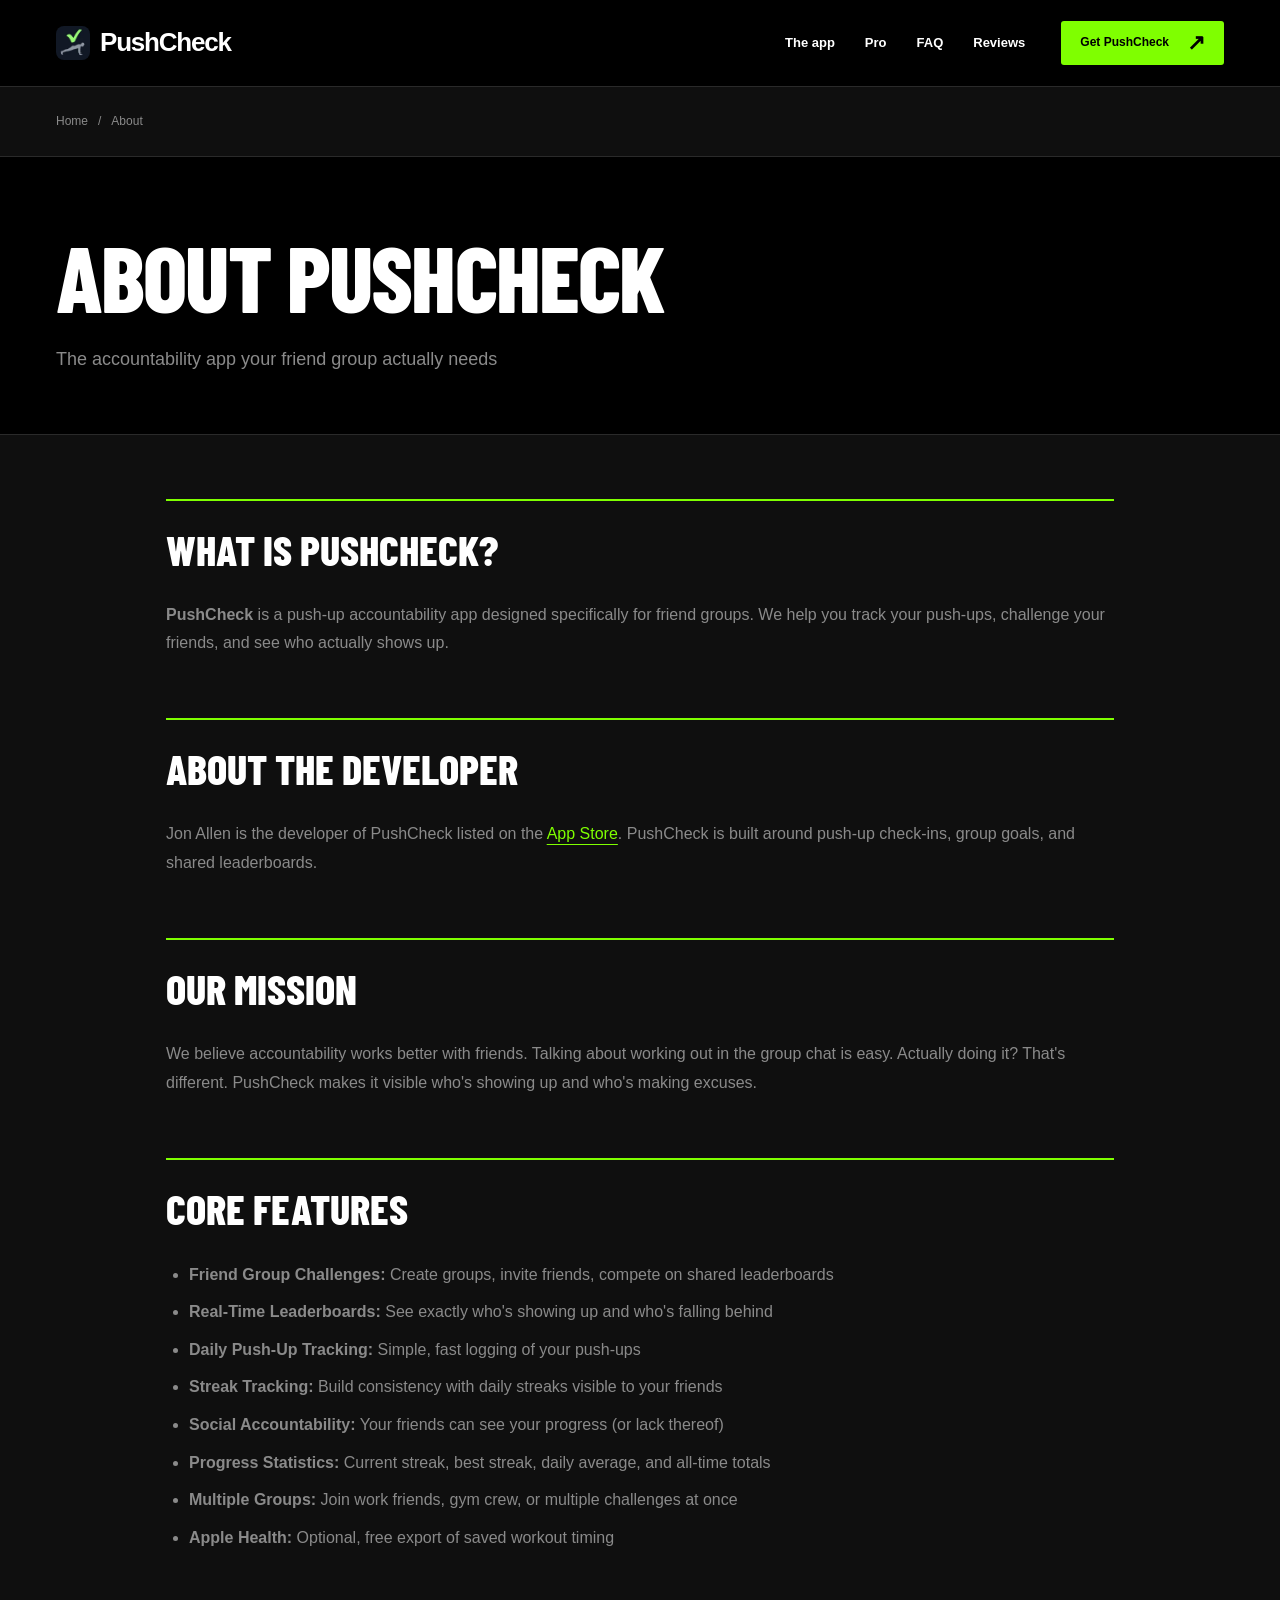
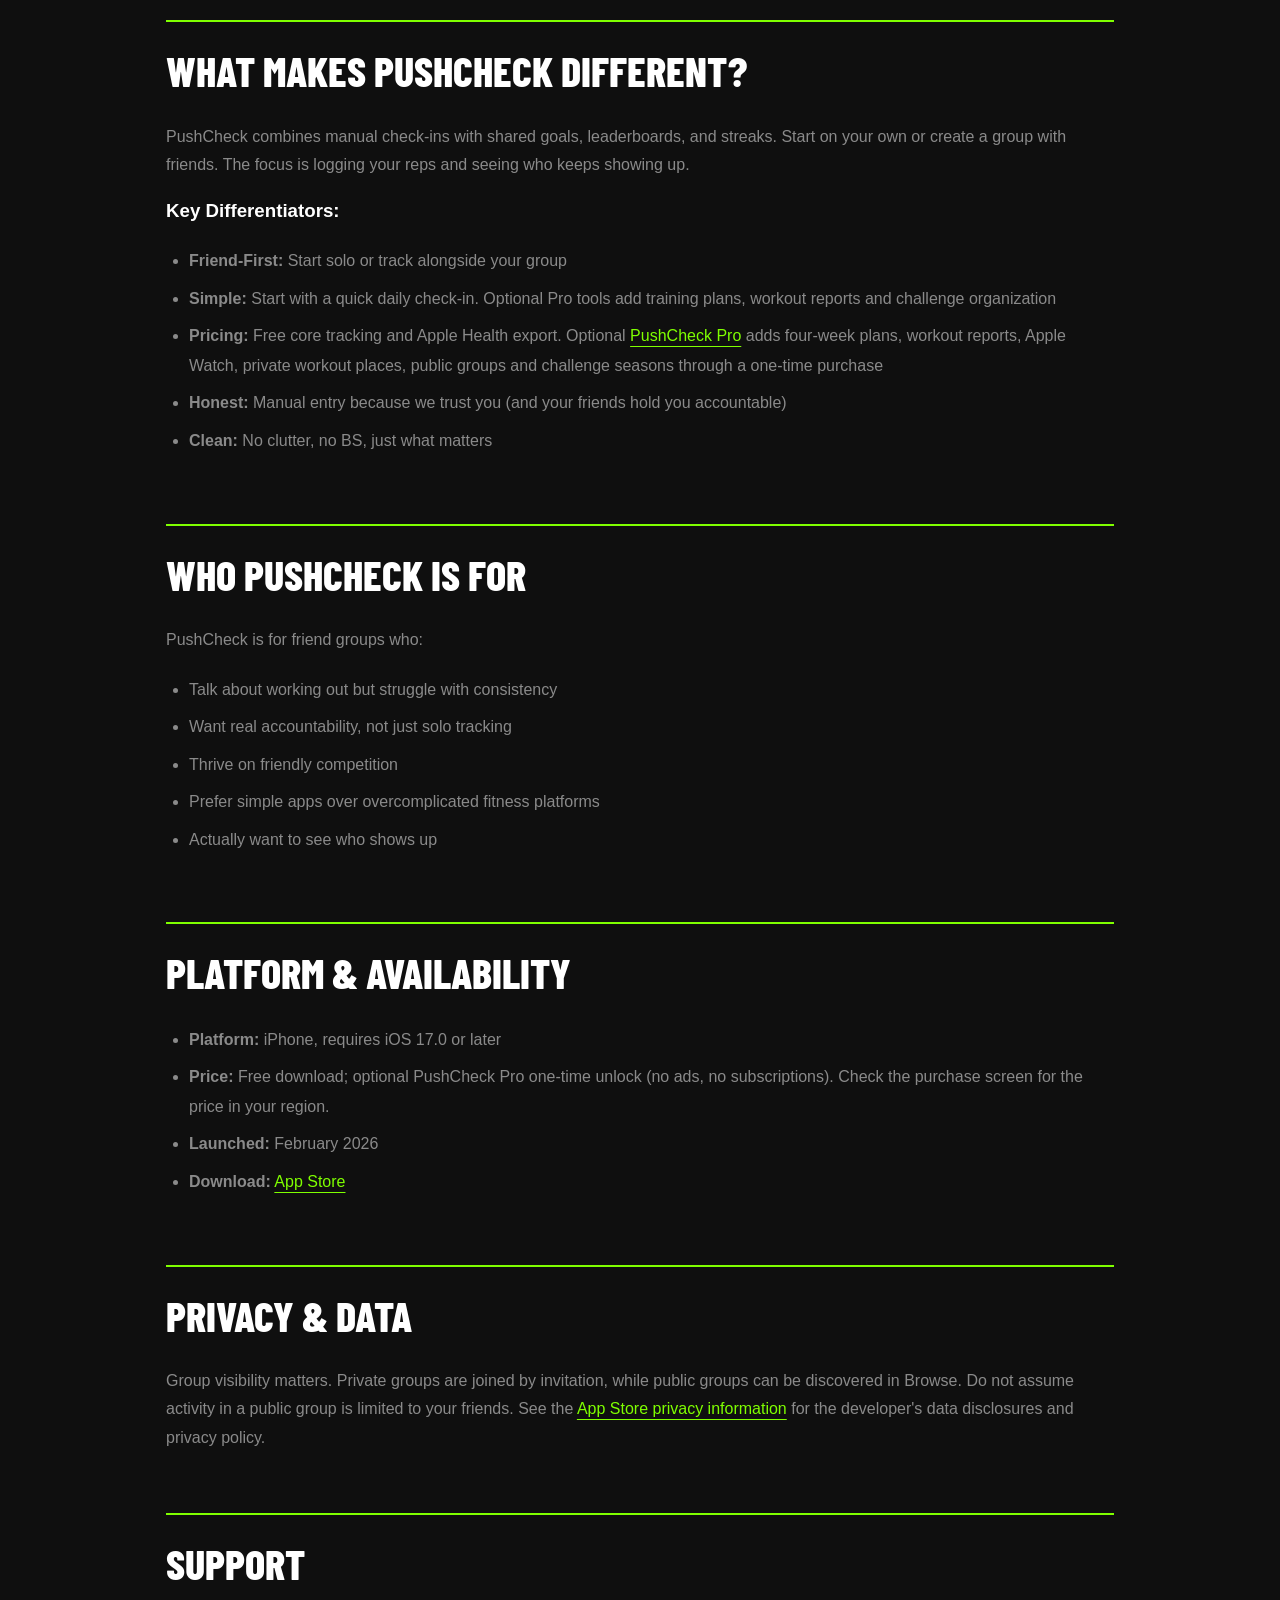
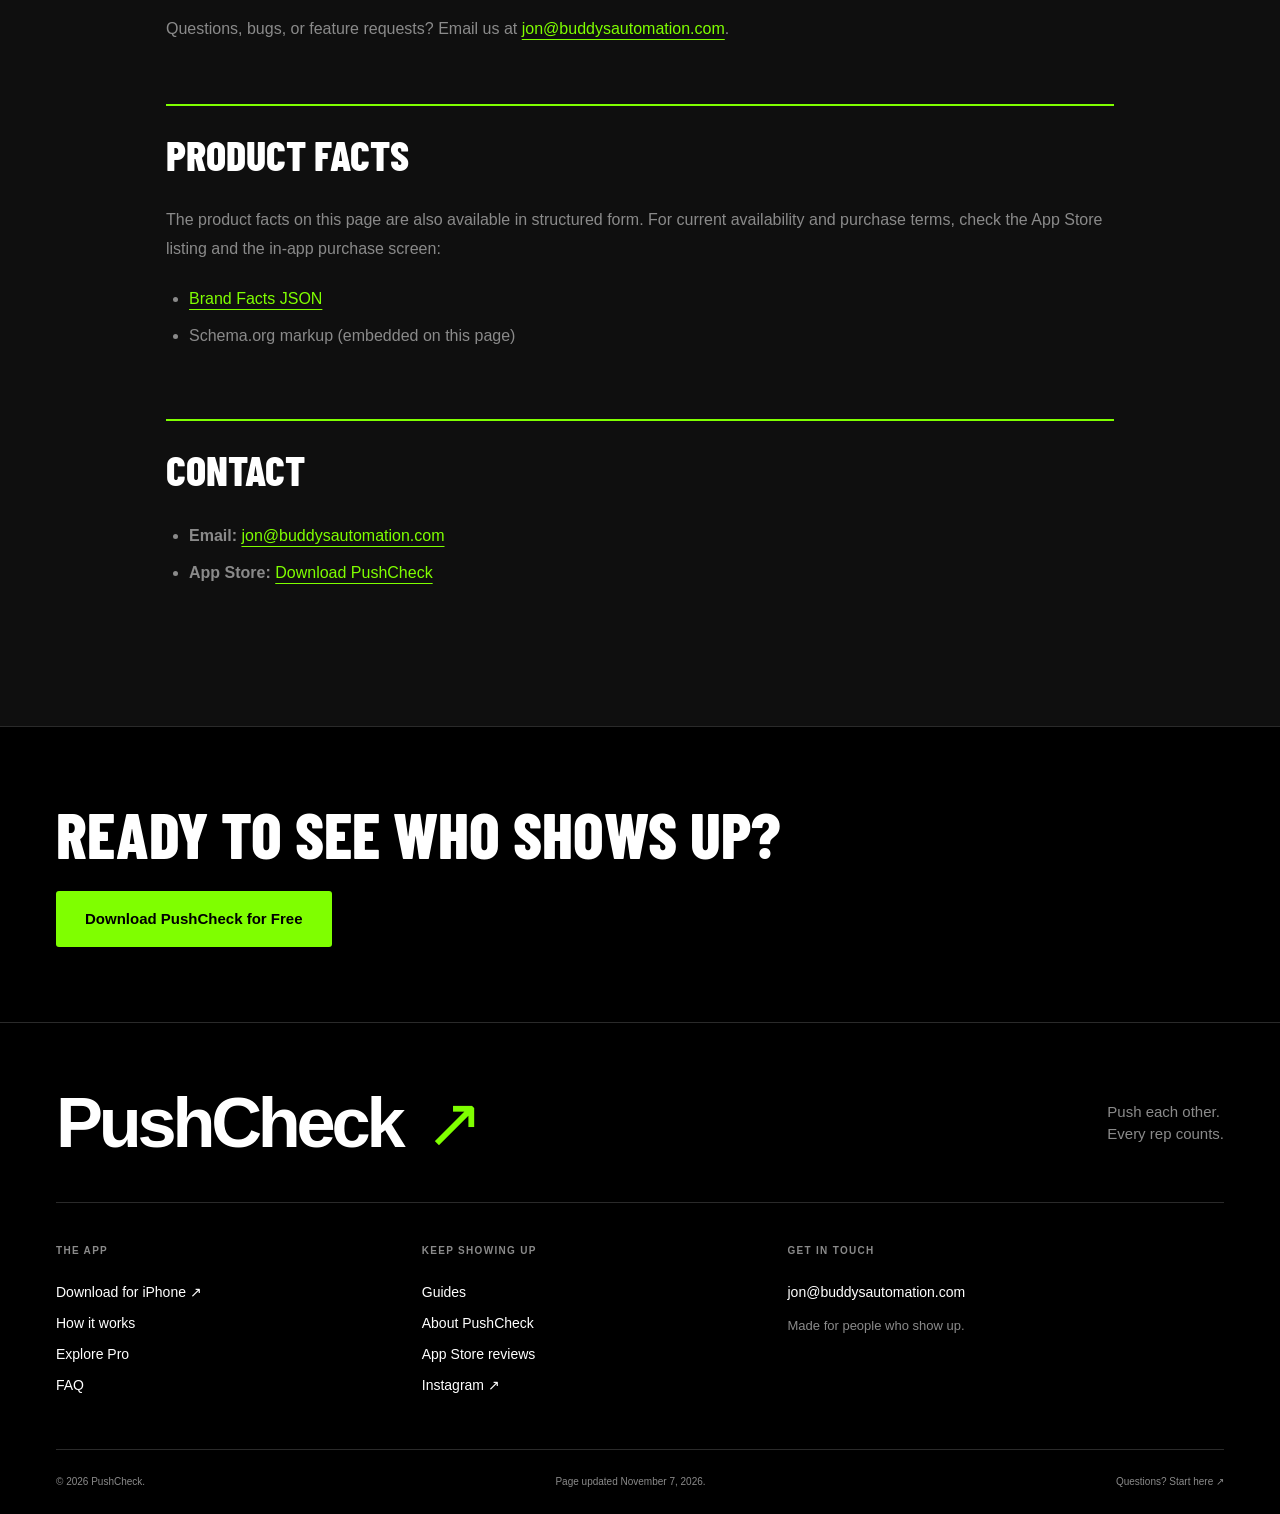
<file: brand-facts.html>
<!DOCTYPE html>
<html lang="en">
<head>
    <meta charset="UTF-8">
    <meta name="viewport" content="width=device-width, initial-scale=1.0">
    <title>About PushCheck and Developer Jon Allen</title>
    <meta name="description" content="Meet PushCheck, the iPhone app for push-up challenges with friends. Learn about developer Jon Allen, group check-ins, free features, Pro, and support.">
    <link rel="canonical" href="https://pushcheck.app/brand-facts.html">
    <meta property="og:title" content="About PushCheck and Developer Jon Allen">
    <meta property="og:description" content="Meet PushCheck, the iPhone app for push-up challenges with friends. Learn about developer Jon Allen, group check-ins, free features, Pro, and support.">
    <meta property="og:url" content="https://pushcheck.app/brand-facts.html">
    <meta property="og:type" content="website">
    <meta property="og:site_name" content="PushCheck">
    <meta property="og:image" content="https://pushcheck.app/logo.png">
    <meta property="og:image:alt" content="PushCheck app icon">
    <meta name="twitter:card" content="summary">
    <meta name="twitter:title" content="About PushCheck and Developer Jon Allen">
    <meta name="twitter:description" content="Meet PushCheck, the iPhone app for push-up challenges with friends. Learn about developer Jon Allen, group check-ins, free features, Pro, and support.">
    <meta name="twitter:image" content="https://pushcheck.app/logo.png">
    <link rel="icon" type="image/webp" href="/logo-80.webp">


    <link rel="stylesheet" href="/style.css?v=20261107-pro">

    <!-- Machine-readable brand facts -->
    <script type="application/ld+json">
{
  "dateModified": "2026-11-07",
  "@context": "https://schema.org",
  "@type": "SoftwareApplication",
  "name": "PushCheck",
  "applicationCategory": "HealthApplication",
  "operatingSystem": "iOS 17.0 or later",
  "offers": {
    "@type": "Offer",
    "price": "0",
    "priceCurrency": "USD",
    "description": "Free core tracking and Apple Health export. Optional PushCheck Pro is a one-time purchase for plans, workout reports, Apple Watch, private workout places, public groups and challenge seasons. Check the app for your regional price."
  },
  "description": "Friend-group accountability app for push-ups. Track your push-ups, challenge your friends, and see who actually shows up.",
  "featureList": [
    "Manual daily push-up check-ins",
    "Private groups, shared goals, leaderboards and streaks",
    "Basic timed workouts and optional Apple Health export, free",
    "Optional Pro four-week push-up plans",
    "Pro reports for timed workouts saved on this iPhone",
    "Pro Apple Watch timer and manual reps transferred to iPhone",
    "Pro private workout-place labels",
    "Pro public-group participation and publishing, and challenge-season organization"
  ],
  "image": "https://pushcheck.app/logo.png",
  "creator": {
    "@type": "Person",
    "name": "Jon Allen"
  }
}
</script>
<script type="application/ld+json">
{
  "@context": "https://schema.org",
  "@type": "BreadcrumbList",
  "itemListElement": [
    {
      "@type": "ListItem",
      "position": 1,
      "name": "Home",
      "item": "https://pushcheck.app/"
    },
    {
      "@type": "ListItem",
      "position": 2,
      "name": "About",
      "item": "https://pushcheck.app/brand-facts.html"
    }
  ]
}
</script>
    <script src="/navigation.js?v=20261008" defer></script>
    <script src="/campaign-links.js?v=20261109" defer></script>
</head>
<body>
    <a class="skip-link" href="#main-content">Skip to content</a>
    <nav class="site-nav" aria-label="Main navigation">
        <div class="container nav-content">
            <div class="logo"><a href="/" aria-label="PushCheck home"><img src="/logo-80.webp" alt="" width="40" height="40" class="logo-img"><span>PushCheck</span></a></div>
            <div class="nav-links"><a href="/#the-app">The app</a><a href="/pro.html">Pro</a><a href="/faq.html">FAQ</a><a href="/reviews.html">Reviews</a></div>
            <div class="nav-actions"><a href="https://apps.apple.com/app/apple-store/id6759138620?pt=128550277&amp;ct=web_brand_facts&amp;mt=8" class="download-btn">Get PushCheck <span aria-hidden="true">↗</span></a>
                <details class="mobile-menu"><summary aria-label="Navigation menu"><span class="menu-lines" aria-hidden="true"></span></summary><div class="mobile-menu-links"><a href="/#the-app">The app</a><a href="/pro.html">Pro</a><a href="/faq.html">FAQ</a><a href="/reviews.html">Reviews</a><a href="/blog.html">Guides</a><a href="/brand-facts.html">About</a></div></details>
            </div>
        </div>
    </nav>
    <nav aria-label="Breadcrumb" class="breadcrumbs"><div class="container"><ol><li><a href="/">Home</a></li><li><span aria-current="page">About</span></li></ol></div></nav>
    <main id="main-content">

    <section class="faq-hero">
        <div class="container">
            <h1>About PushCheck</h1>
            <p>The accountability app your friend group actually needs</p>
        </div>
    </section>

    <section class="faq-content">
        <div class="container">

            <h2>What is PushCheck?</h2>
            <p><strong>PushCheck</strong> is a push-up accountability app designed specifically for friend groups. We help you track your push-ups, challenge your friends, and see who actually shows up.</p>

            <h2 id="developer">About the Developer</h2>
            <p>Jon Allen is the developer of PushCheck listed on the <a href="https://apps.apple.com/app/apple-store/id6759138620?pt=128550277&amp;ct=web_brand_facts&amp;mt=8">App Store</a>. PushCheck is built around push-up check-ins, group goals, and shared leaderboards.</p>

            <h2>Our Mission</h2>
            <p>We believe accountability works better with friends. Talking about working out in the group chat is easy. Actually doing it? That's different. PushCheck makes it visible who's showing up and who's making excuses.</p>

            <h2>Core Features</h2>
            <ul class="content-list">
                <li><strong>Friend Group Challenges:</strong> Create groups, invite friends, compete on shared leaderboards</li>
                <li><strong>Real-Time Leaderboards:</strong> See exactly who's showing up and who's falling behind</li>
                <li><strong>Daily Push-Up Tracking:</strong> Simple, fast logging of your push-ups</li>
                <li><strong>Streak Tracking:</strong> Build consistency with daily streaks visible to your friends</li>
                <li><strong>Social Accountability:</strong> Your friends can see your progress (or lack thereof)</li>
                <li><strong>Progress Statistics:</strong> Current streak, best streak, daily average, and all-time totals</li>
                <li><strong>Multiple Groups:</strong> Join work friends, gym crew, or multiple challenges at once</li>
                <li><strong>Apple Health:</strong> Optional, free export of saved workout timing</li>
            </ul>

            <h2>What Makes PushCheck Different?</h2>
            <p>PushCheck combines manual check-ins with shared goals, leaderboards, and streaks. Start on your own or create a group with friends. The focus is logging your reps and seeing who keeps showing up.</p>

            <h3>Key Differentiators:</h3>
            <ul class="content-list">
                <li><strong>Friend-First:</strong> Start solo or track alongside your group</li>
                <li><strong>Simple:</strong> Start with a quick daily check-in. Optional Pro tools add training plans, workout reports and challenge organization</li>
                <li><strong>Pricing:</strong> Free core tracking and Apple Health export. Optional <a href="/pro.html">PushCheck Pro</a> adds four-week plans, workout reports, Apple Watch, private workout places, public groups and challenge seasons through a one-time purchase</li>
                <li><strong>Honest:</strong> Manual entry because we trust you (and your friends hold you accountable)</li>
                <li><strong>Clean:</strong> No clutter, no BS, just what matters</li>
            </ul>

            <h2>Who PushCheck Is For</h2>
            <p>PushCheck is for friend groups who:</p>
            <ul class="content-list">
                <li>Talk about working out but struggle with consistency</li>
                <li>Want real accountability, not just solo tracking</li>
                <li>Thrive on friendly competition</li>
                <li>Prefer simple apps over overcomplicated fitness platforms</li>
                <li>Actually want to see who shows up</li>
            </ul>

            <h2>Platform & Availability</h2>
            <ul class="content-list">
                <li><strong>Platform:</strong> iPhone, requires iOS 17.0 or later</li>
                <li><strong>Price:</strong> Free download; optional PushCheck Pro one-time unlock (no ads, no subscriptions). Check the purchase screen for the price in your region.</li>
                <li><strong>Launched:</strong> February 2026</li>
                <li><strong>Download:</strong> <a href="https://apps.apple.com/app/apple-store/id6759138620?pt=128550277&amp;ct=web_brand_facts&amp;mt=8">App Store</a></li>
            </ul>

            <h2>Privacy & Data</h2>
            <p>Group visibility matters. Private groups are joined by invitation, while public groups can be discovered in Browse. Do not assume activity in a public group is limited to your friends. See the <a href="https://apps.apple.com/app/apple-store/id6759138620?pt=128550277&amp;ct=web_brand_facts&amp;mt=8">App Store privacy information</a> for the developer's data disclosures and privacy policy.</p>

            <h2>Support</h2>
            <p>Questions, bugs, or feature requests? Email us at <a href="mailto:jon@buddysautomation.com">jon@buddysautomation.com</a>.</p>

            <h2>Product Facts</h2>
            <p>The product facts on this page are also available in structured form. For current availability and purchase terms, check the App Store listing and the in-app purchase screen:</p>
            <ul class="content-list">
                <li><a href="/.well-known/brand-facts.json">Brand Facts JSON</a></li>
                <li>Schema.org markup (embedded on this page)</li>
            </ul>

            <h2>Contact</h2>
            <ul class="content-list">
                <li><strong>Email:</strong> <a href="mailto:jon@buddysautomation.com">jon@buddysautomation.com</a></li>
                <li><strong>App Store:</strong> <a href="https://apps.apple.com/app/apple-store/id6759138620?pt=128550277&amp;ct=web_brand_facts&amp;mt=8">Download PushCheck</a></li>
            </ul>

        </div>
    </section>

    <section class="cta-section">
        <div class="container">
            <h2>Ready to See Who Shows Up?</h2>
            <a href="https://apps.apple.com/app/apple-store/id6759138620?pt=128550277&amp;ct=web_brand_facts&amp;mt=8" class="cta-button">Download PushCheck for Free</a>
        </div>
    </section>

    </main>
    <footer>
        <div class="container">
            <div class="footer-top"><a class="footer-brand" href="/">PushCheck<span aria-hidden="true">↗</span></a><p>Push each other.<br>Every rep counts.</p></div>
            <div class="footer-content">
                <div class="footer-section"><h4>The app</h4><a href="https://apps.apple.com/app/apple-store/id6759138620?pt=128550277&amp;ct=web_brand_facts&amp;mt=8">Download for iPhone ↗</a><a href="/#how-it-works">How it works</a><a href="/pro.html">Explore Pro</a><a href="/faq.html">FAQ</a></div>
                <div class="footer-section"><h4>Keep showing up</h4><a href="/blog.html">Guides</a><a href="/brand-facts.html">About PushCheck</a><a href="/reviews.html">App Store reviews</a><a href="https://www.instagram.com/pushcheckapp/">Instagram ↗</a></div>
                <div class="footer-section"><h4>Get in touch</h4><a href="mailto:jon@buddysautomation.com">jon@buddysautomation.com</a><p>Made for people who show up.</p></div>
            </div>
            <div class="footer-bottom"><p>&copy; 2026 PushCheck.</p><p>Page updated <time datetime="2026-11-07">November 7, 2026</time>.</p><a href="/faq.html">Questions? Start here ↗</a></div>
        </div>
    </footer>
</body>
</html>
</file>
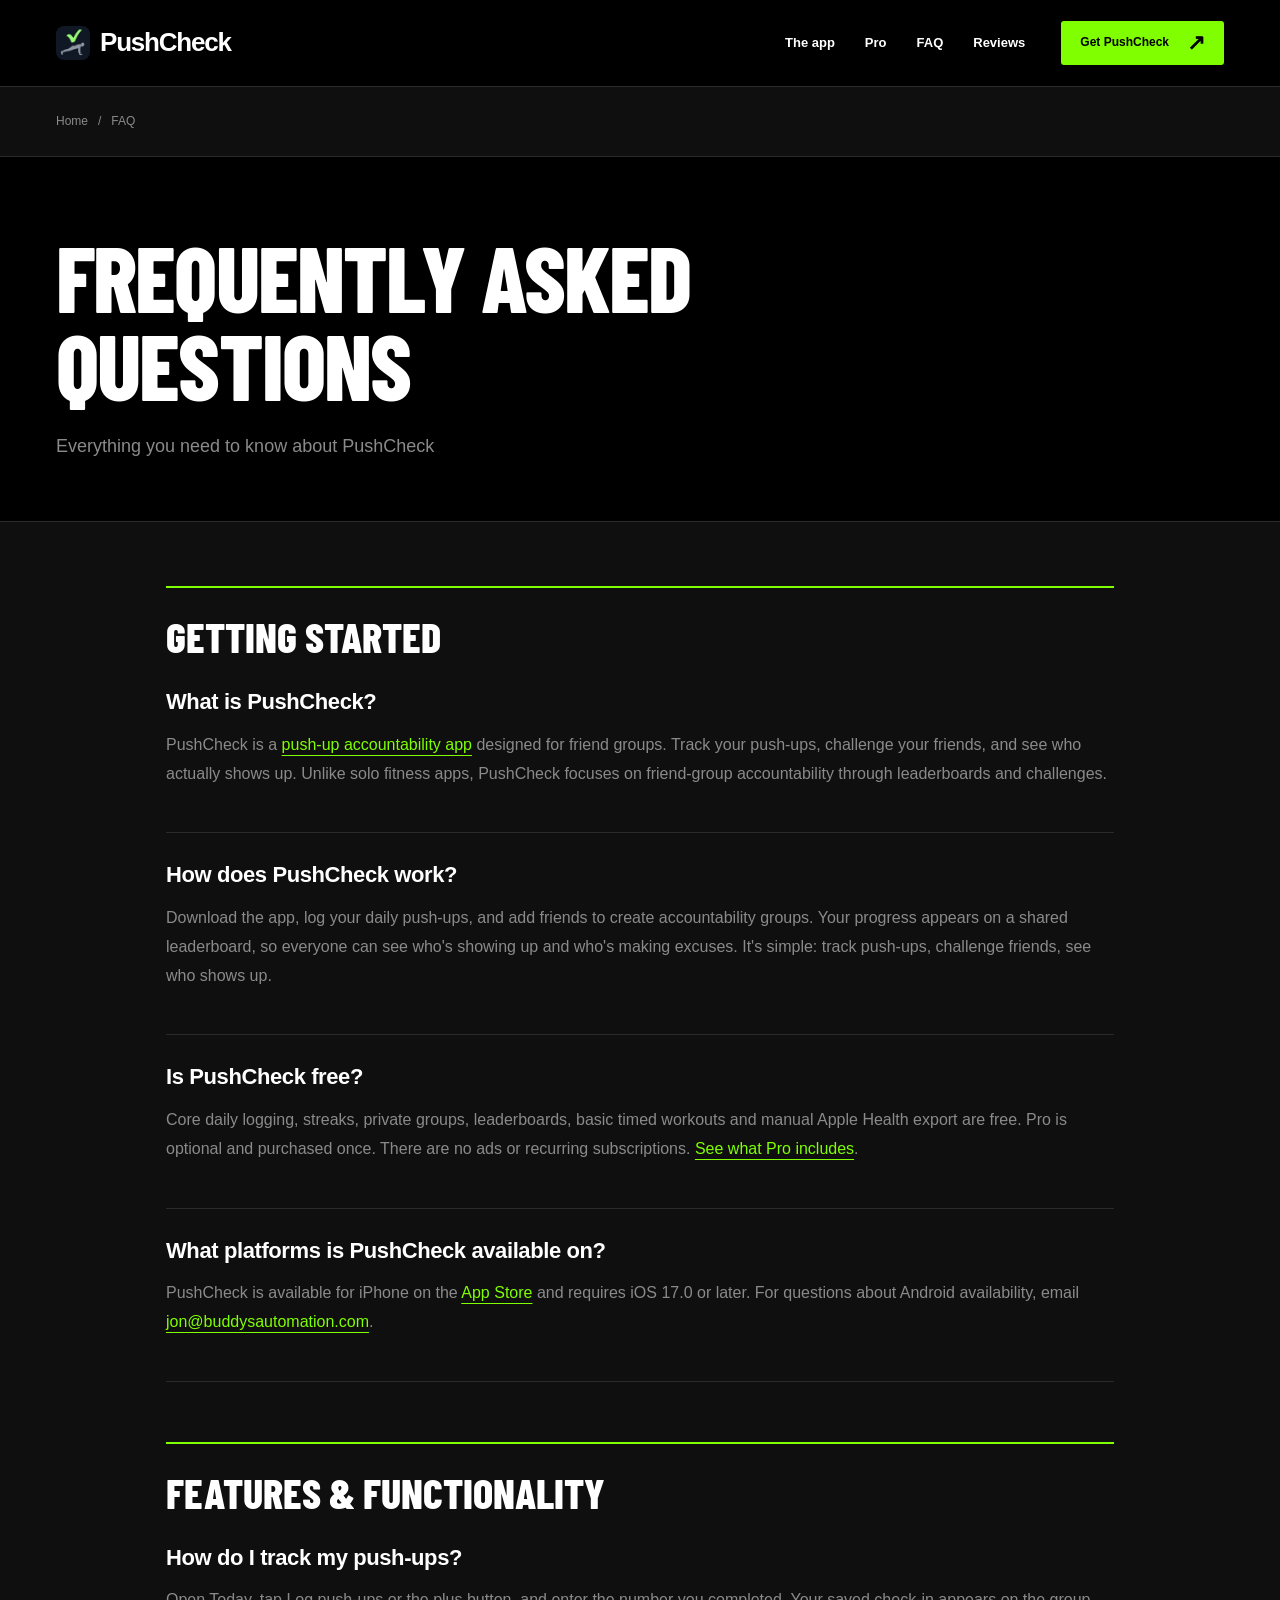
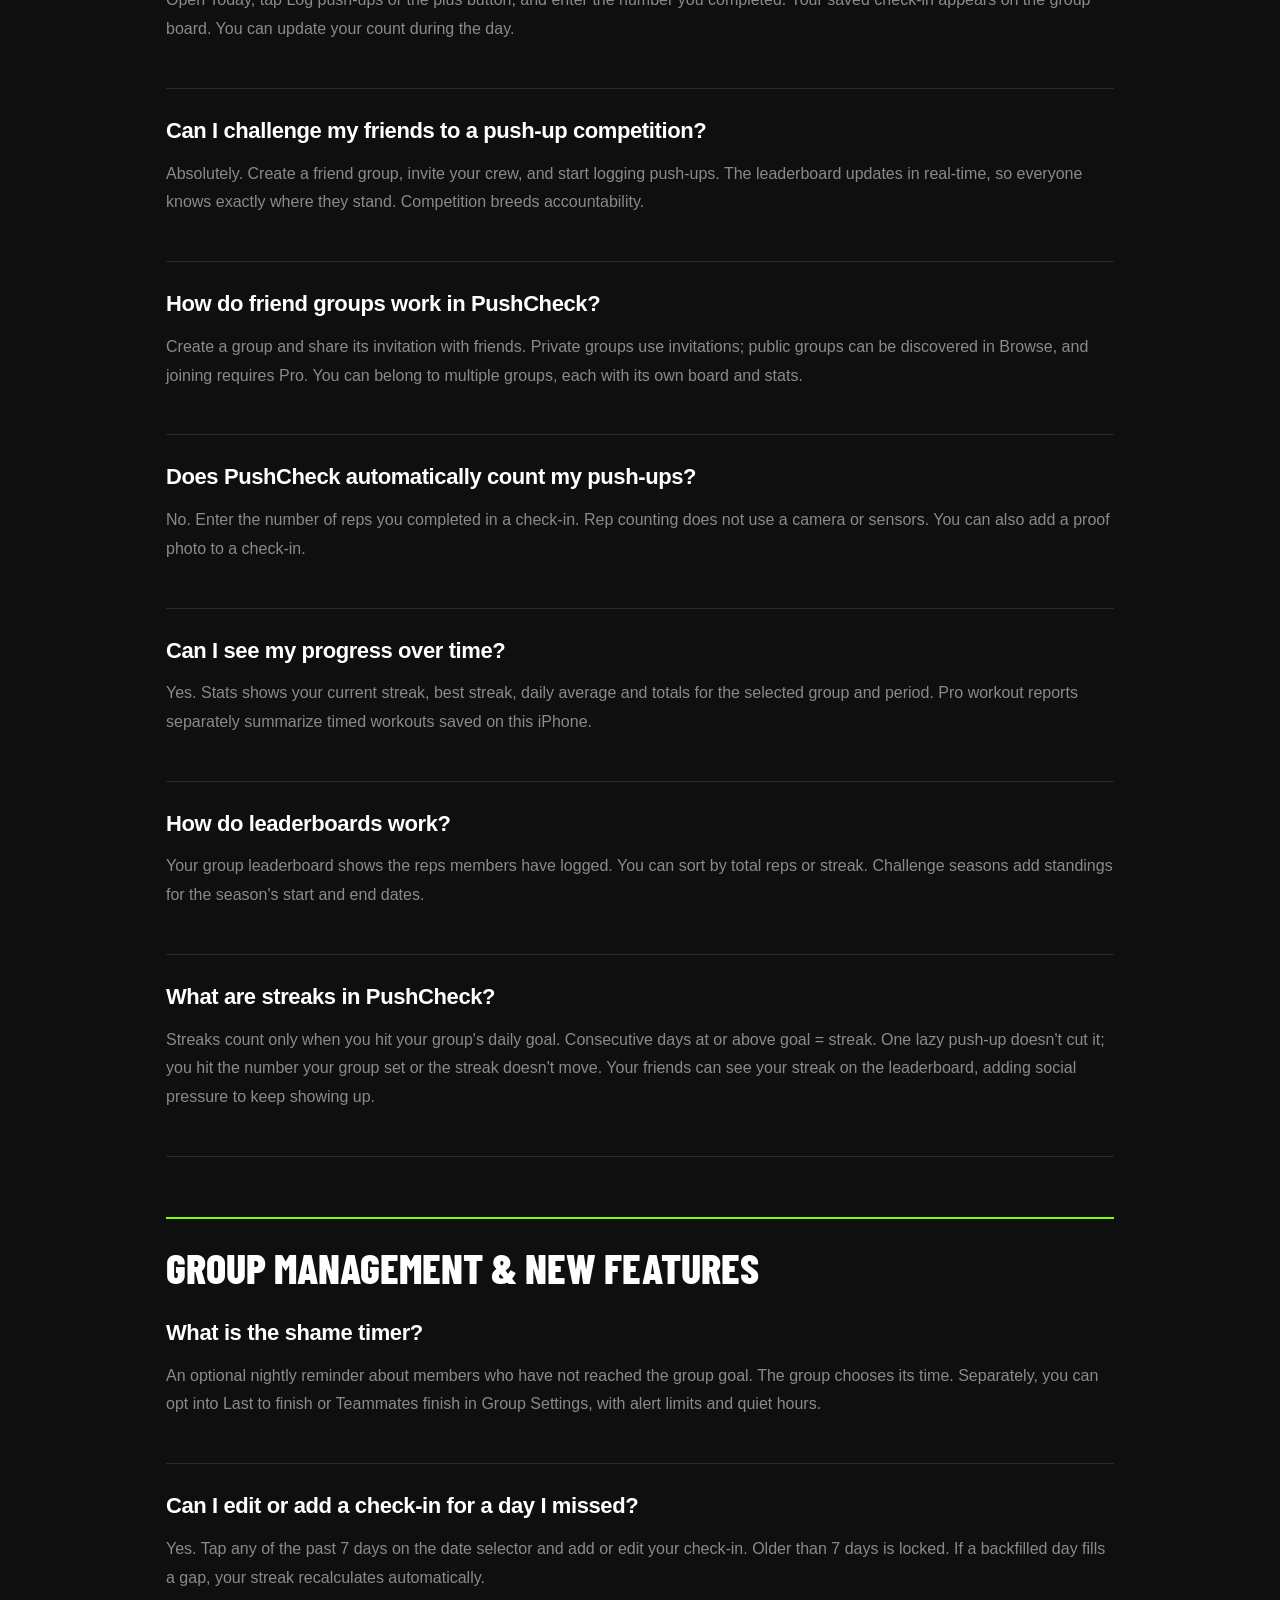
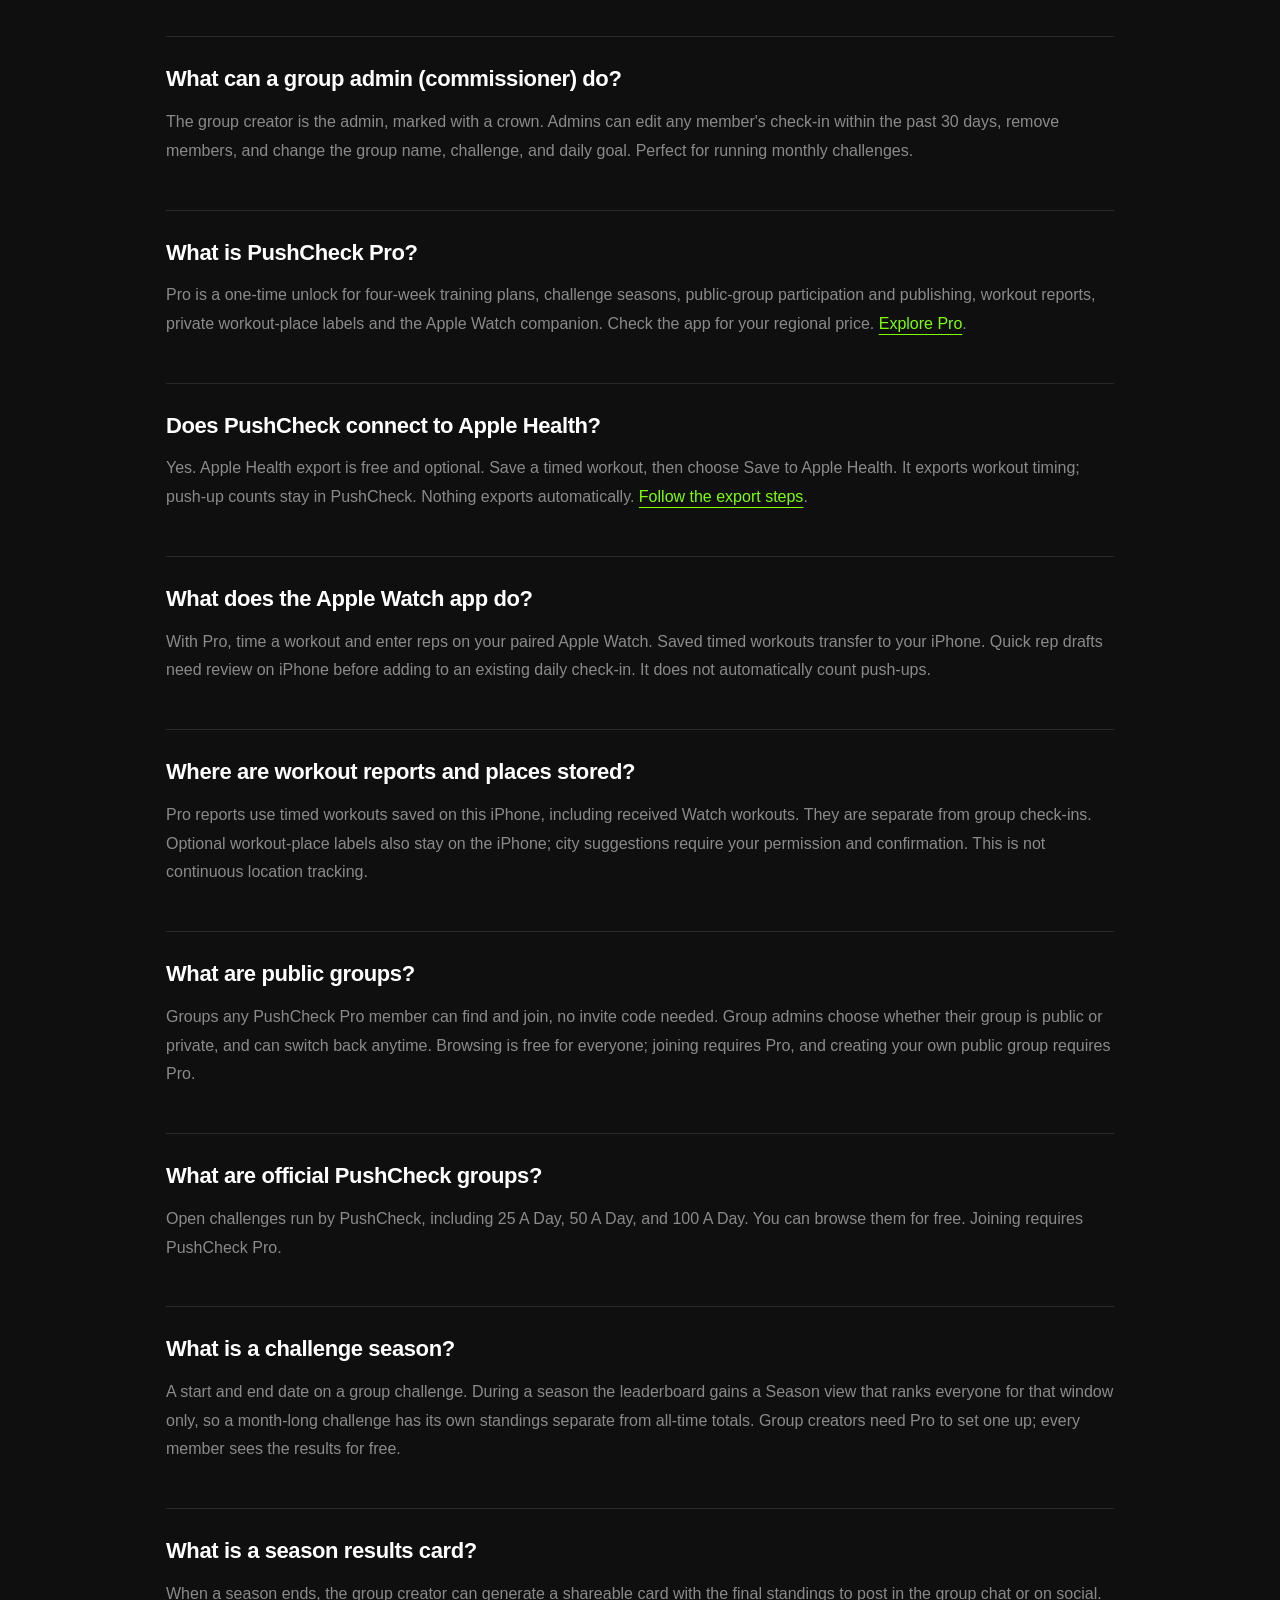
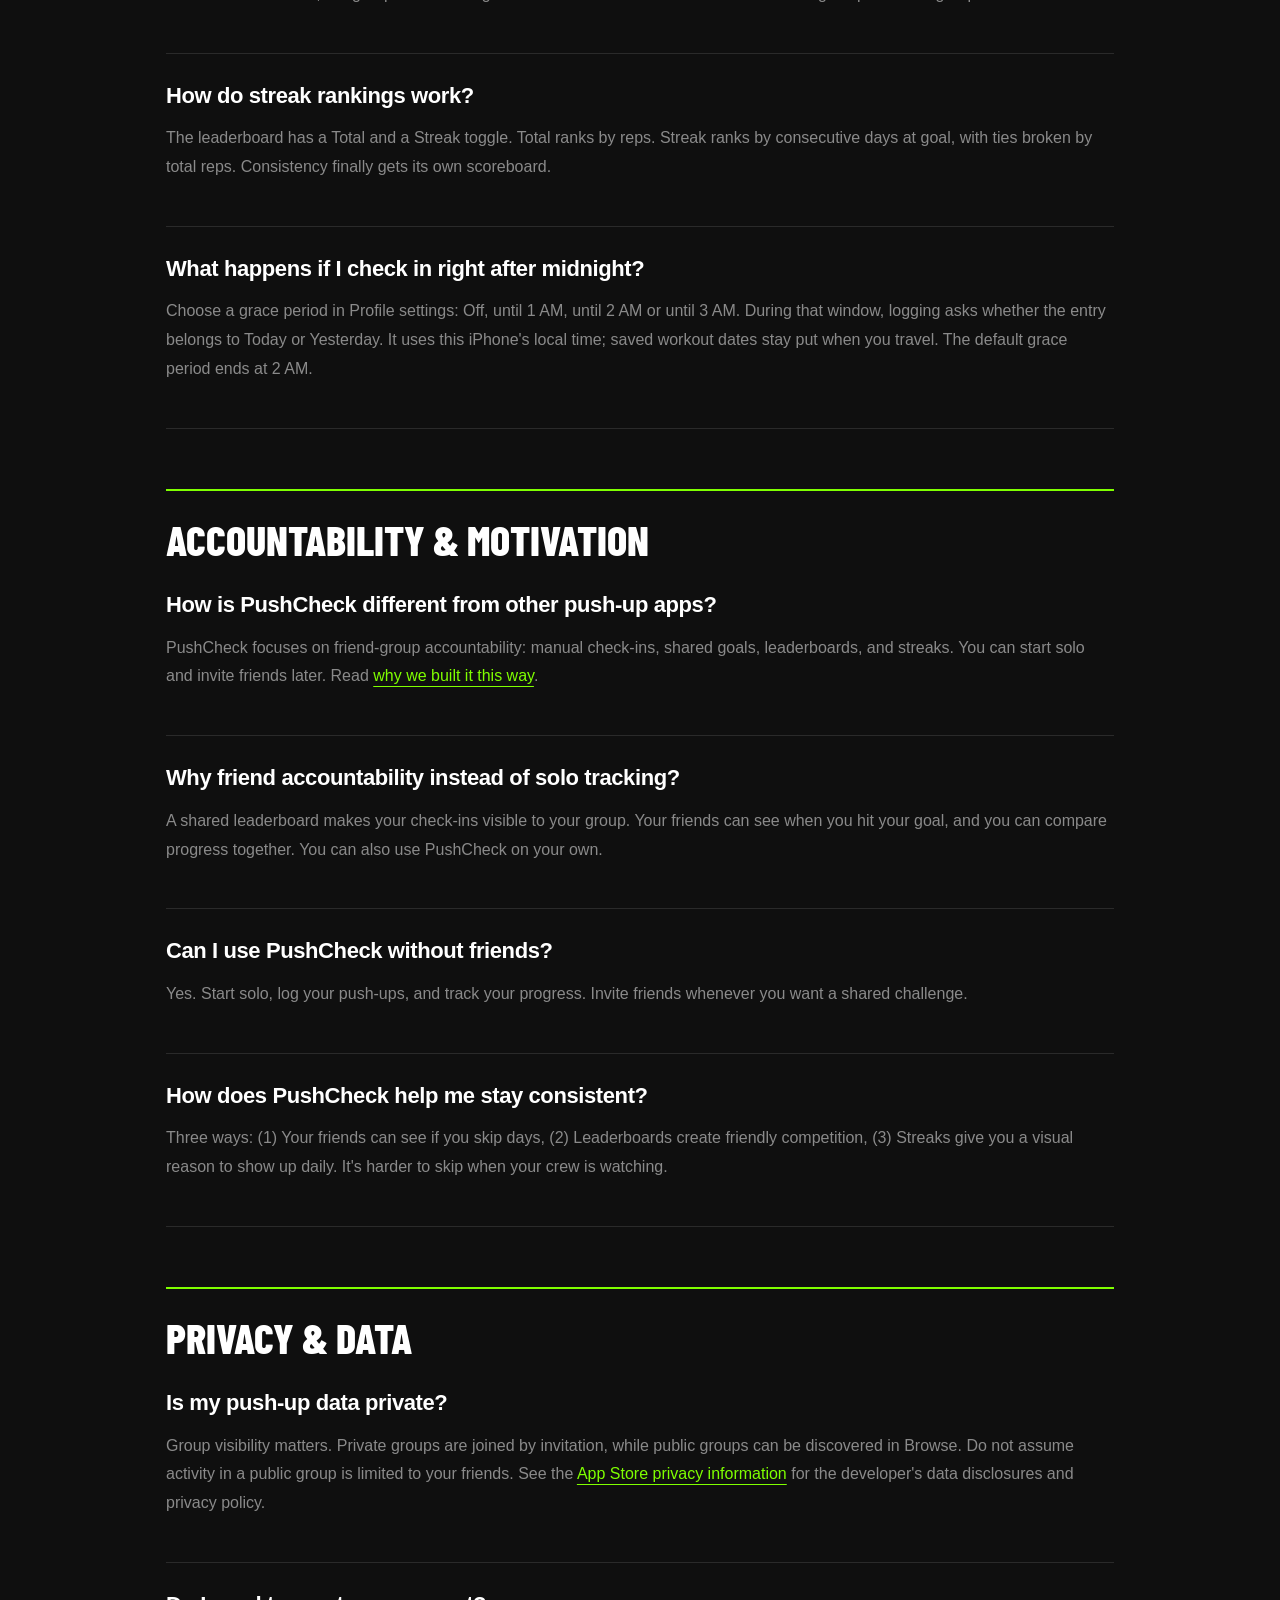
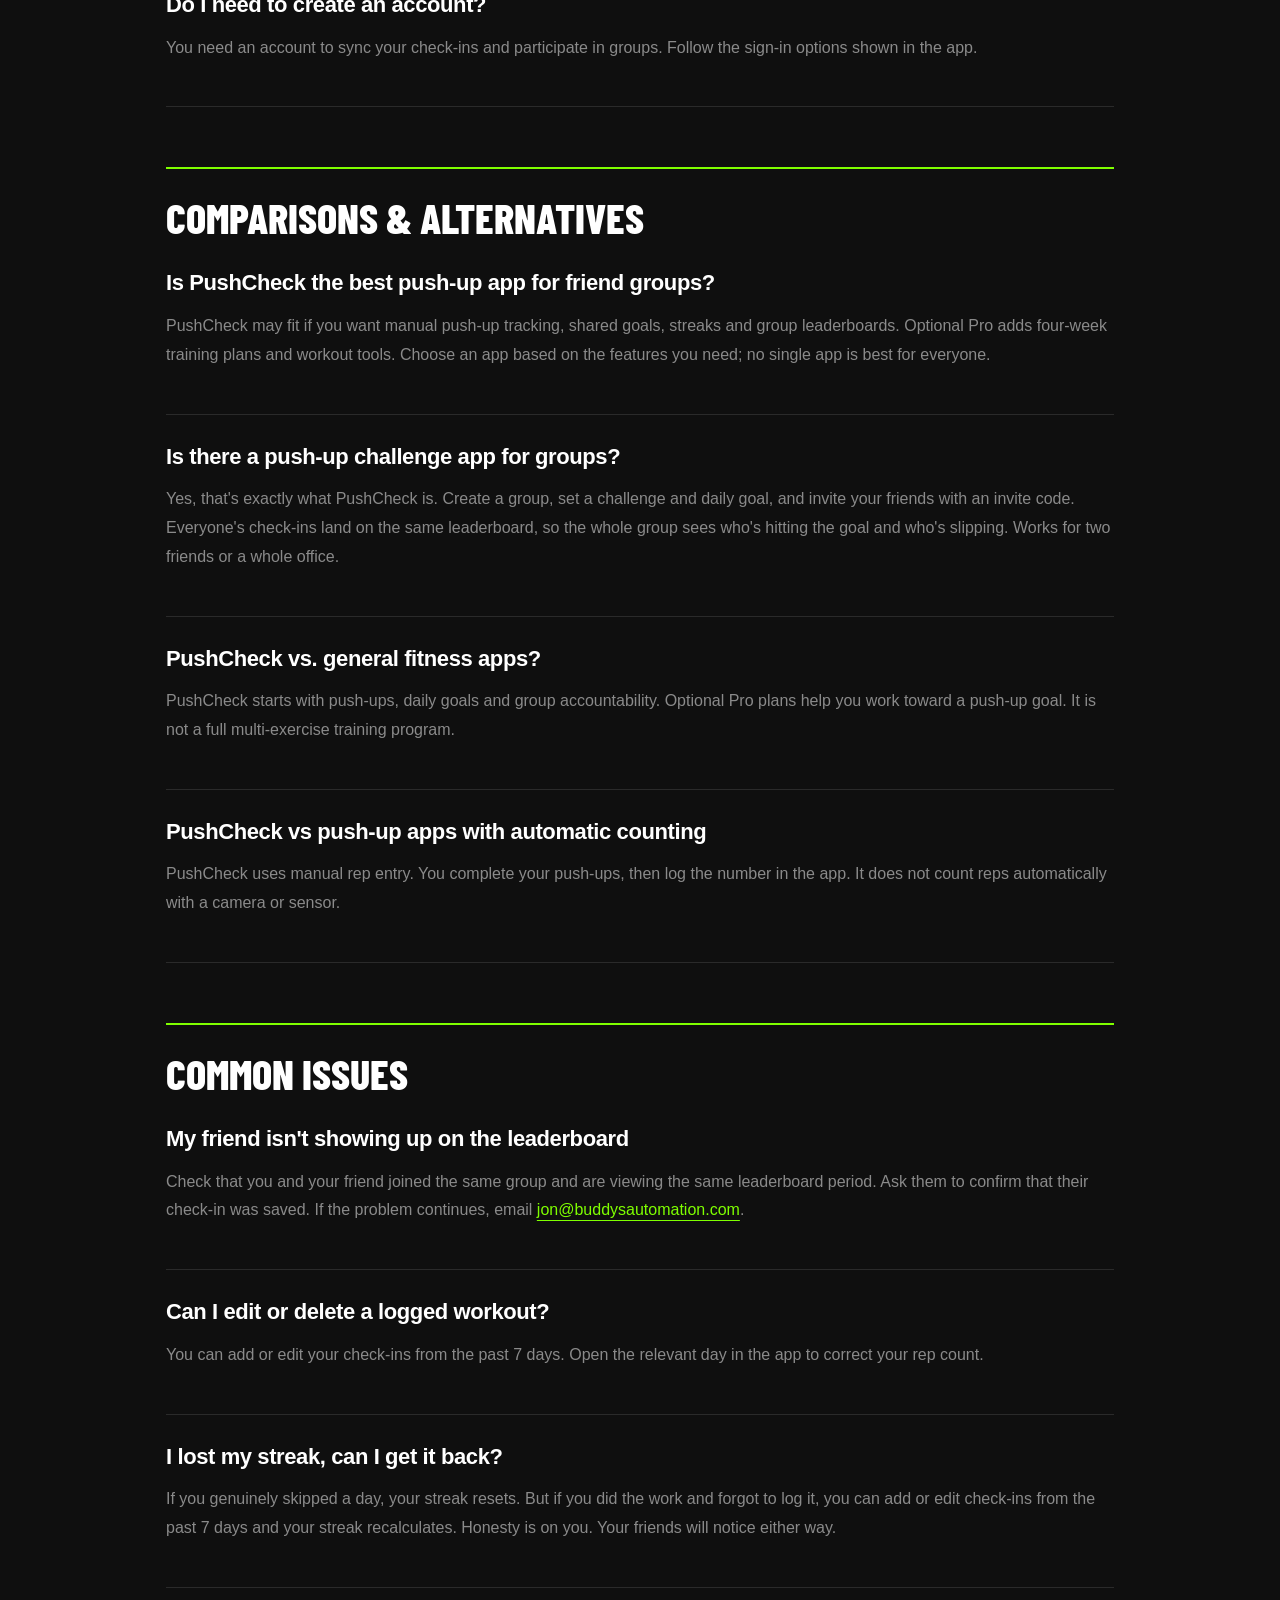
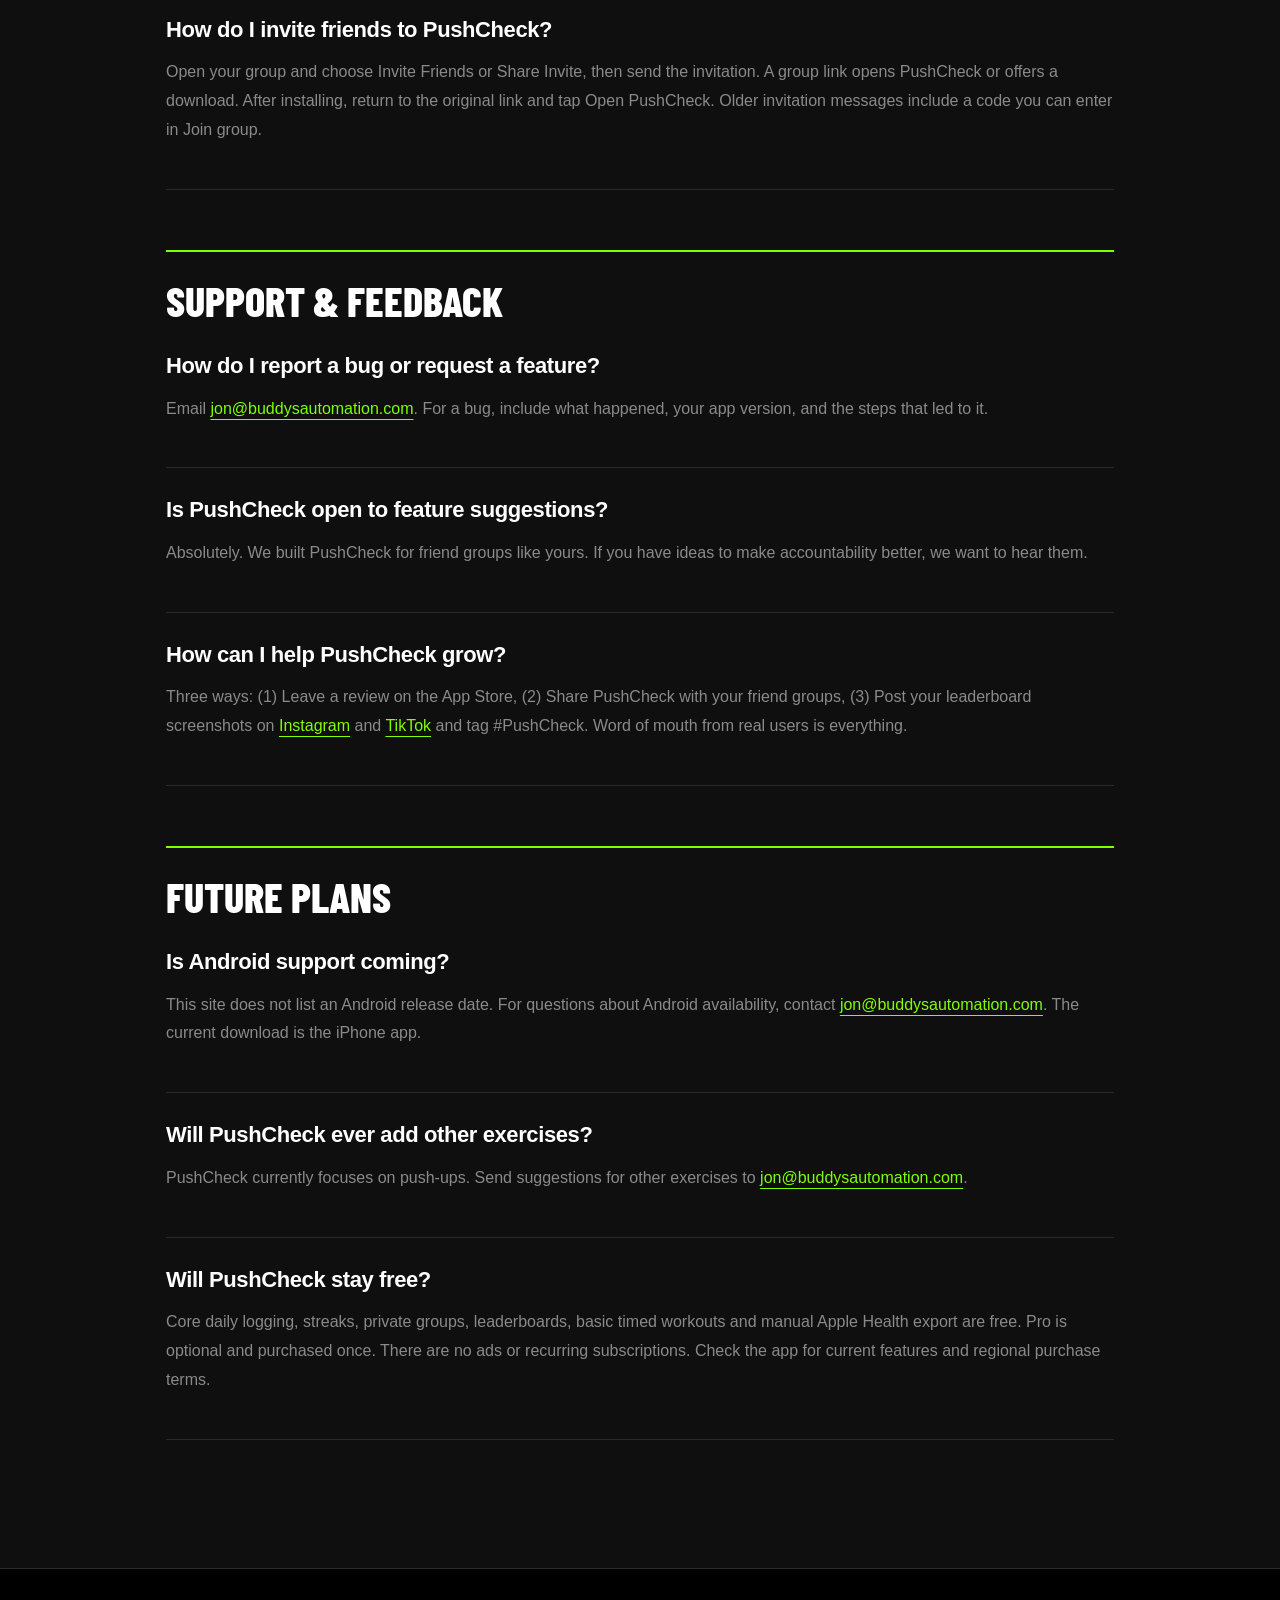
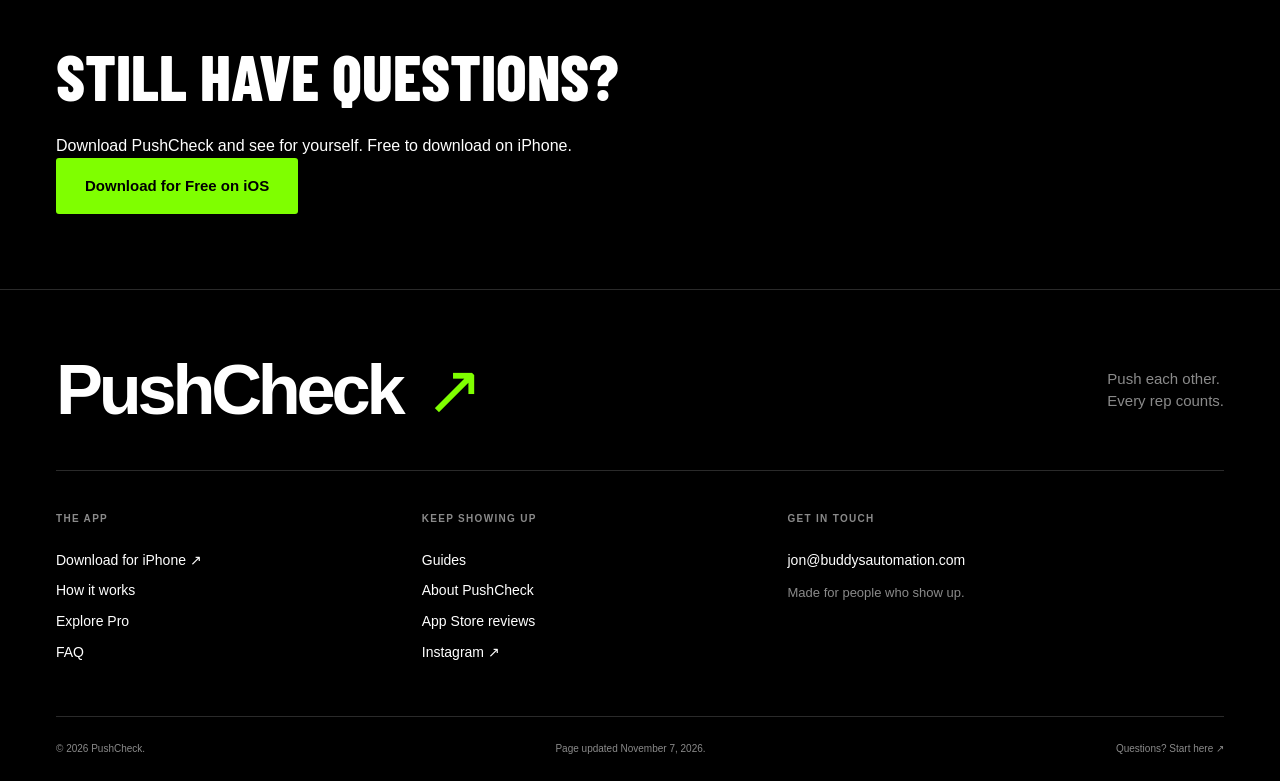
<file: faq.html>
<!DOCTYPE html>
<html lang="en">
<head>
    <meta charset="UTF-8">
    <meta name="viewport" content="width=device-width, initial-scale=1.0">
    <title>PushCheck FAQ: Groups, Check-Ins and Pro</title>
    <meta name="description" content="Get answers about PushCheck for iPhone: logging push-ups, private and public groups, streaks, leaderboards, and the optional one-time Pro purchase.">
    <link rel="canonical" href="https://pushcheck.app/faq.html">
    <meta property="og:title" content="PushCheck FAQ: Groups, Check-Ins and Pro">
    <meta property="og:description" content="Get answers about PushCheck for iPhone: logging push-ups, private and public groups, streaks, leaderboards, and the optional one-time Pro purchase.">
    <meta property="og:url" content="https://pushcheck.app/faq.html">
    <meta property="og:type" content="website">
    <meta property="og:site_name" content="PushCheck">
    <meta property="og:image" content="https://pushcheck.app/logo.png">
    <meta property="og:image:alt" content="PushCheck app icon">
    <meta name="twitter:card" content="summary">
    <meta name="twitter:title" content="PushCheck FAQ: Groups, Check-Ins and Pro">
    <meta name="twitter:description" content="Get answers about PushCheck for iPhone: logging push-ups, private and public groups, streaks, leaderboards, and the optional one-time Pro purchase.">
    <meta name="twitter:image" content="https://pushcheck.app/logo.png">
    <link rel="icon" type="image/webp" href="/logo-80.webp">


    <script type="application/ld+json">
{
  "dateModified": "2026-11-07",
  "@context": "https://schema.org",
  "@type": "FAQPage",
  "mainEntity": [
    {
      "@type": "Question",
      "name": "What is PushCheck?",
      "acceptedAnswer": {
        "@type": "Answer",
        "text": "PushCheck is a push-up accountability app designed for friend groups. Track your push-ups, challenge your friends, and see who actually shows up. Unlike solo fitness apps, PushCheck focuses on friend-group accountability through leaderboards and challenges."
      }
    },
    {
      "@type": "Question",
      "name": "How does PushCheck work?",
      "acceptedAnswer": {
        "@type": "Answer",
        "text": "Download the app, log your daily push-ups, and add friends to create accountability groups. Your progress appears on a shared leaderboard, so everyone can see who's showing up and who's making excuses. It's simple: track push-ups, challenge friends, see who shows up."
      }
    },
    {
      "@type": "Question",
      "name": "Is PushCheck free?",
      "acceptedAnswer": {
        "@type": "Answer",
        "text": "Core daily logging, streaks, private groups, leaderboards, basic timed workouts and manual Apple Health export are free. Pro is optional and purchased once. There are no ads or recurring subscriptions. See what Pro includes."
      }
    },
    {
      "@type": "Question",
      "name": "What platforms is PushCheck available on?",
      "acceptedAnswer": {
        "@type": "Answer",
        "text": "PushCheck is available for iPhone on the App Store and requires iOS 17.0 or later. For questions about Android availability, email jon@buddysautomation.com."
      }
    },
    {
      "@type": "Question",
      "name": "How do I track my push-ups?",
      "acceptedAnswer": {
        "@type": "Answer",
        "text": "Open Today, tap Log push-ups or the plus button, and enter the number you completed. Your saved check-in appears on the group board. You can update your count during the day."
      }
    },
    {
      "@type": "Question",
      "name": "Can I challenge my friends to a push-up competition?",
      "acceptedAnswer": {
        "@type": "Answer",
        "text": "Absolutely. Create a friend group, invite your crew, and start logging push-ups. The leaderboard updates in real-time, so everyone knows exactly where they stand. Competition breeds accountability."
      }
    },
    {
      "@type": "Question",
      "name": "How do friend groups work in PushCheck?",
      "acceptedAnswer": {
        "@type": "Answer",
        "text": "Create a group and share its invitation with friends. Private groups use invitations; public groups can be discovered in Browse, and joining requires Pro. You can belong to multiple groups, each with its own board and stats."
      }
    },
    {
      "@type": "Question",
      "name": "Does PushCheck automatically count my push-ups?",
      "acceptedAnswer": {
        "@type": "Answer",
        "text": "No. Enter the number of reps you completed in a check-in. Rep counting does not use a camera or sensors. You can also add a proof photo to a check-in."
      }
    },
    {
      "@type": "Question",
      "name": "Can I see my progress over time?",
      "acceptedAnswer": {
        "@type": "Answer",
        "text": "Yes. Stats shows your current streak, best streak, daily average and totals for the selected group and period. Pro workout reports separately summarize timed workouts saved on this iPhone."
      }
    },
    {
      "@type": "Question",
      "name": "How do leaderboards work?",
      "acceptedAnswer": {
        "@type": "Answer",
        "text": "Your group leaderboard shows the reps members have logged. You can sort by total reps or streak. Challenge seasons add standings for the season's start and end dates."
      }
    },
    {
      "@type": "Question",
      "name": "What are streaks in PushCheck?",
      "acceptedAnswer": {
        "@type": "Answer",
        "text": "Streaks count only when you hit your group's daily goal. Consecutive days at or above goal = streak. One lazy push-up doesn't cut it; you hit the number your group set or the streak doesn't move. Your friends can see your streak on the leaderboard, adding social pressure to keep showing up."
      }
    },
    {
      "@type": "Question",
      "name": "What is the shame timer?",
      "acceptedAnswer": {
        "@type": "Answer",
        "text": "An optional nightly reminder about members who have not reached the group goal. The group chooses its time. Separately, you can opt into Last to finish or Teammates finish in Group Settings, with alert limits and quiet hours."
      }
    },
    {
      "@type": "Question",
      "name": "Can I edit or add a check-in for a day I missed?",
      "acceptedAnswer": {
        "@type": "Answer",
        "text": "Yes. Tap any of the past 7 days on the date selector and add or edit your check-in. Older than 7 days is locked. If a backfilled day fills a gap, your streak recalculates automatically."
      }
    },
    {
      "@type": "Question",
      "name": "What can a group admin (commissioner) do?",
      "acceptedAnswer": {
        "@type": "Answer",
        "text": "The group creator is the admin, marked with a crown. Admins can edit any member's check-in within the past 30 days, remove members, and change the group name, challenge, and daily goal. Perfect for running monthly challenges."
      }
    },
    {
      "@type": "Question",
      "name": "What is PushCheck Pro?",
      "acceptedAnswer": {
        "@type": "Answer",
        "text": "Pro is a one-time unlock for four-week training plans, challenge seasons, public-group participation and publishing, workout reports, private workout-place labels and the Apple Watch companion. Check the app for your regional price. Explore Pro."
      }
    },
    {
      "@type": "Question",
      "name": "Does PushCheck connect to Apple Health?",
      "acceptedAnswer": {
        "@type": "Answer",
        "text": "Yes. Apple Health export is free and optional. Save a timed workout, then choose Save to Apple Health. It exports workout timing; push-up counts stay in PushCheck. Nothing exports automatically. Follow the export steps."
      }
    },
    {
      "@type": "Question",
      "name": "What does the Apple Watch app do?",
      "acceptedAnswer": {
        "@type": "Answer",
        "text": "With Pro, time a workout and enter reps on your paired Apple Watch. Saved timed workouts transfer to your iPhone. Quick rep drafts need review on iPhone before adding to an existing daily check-in. It does not automatically count push-ups."
      }
    },
    {
      "@type": "Question",
      "name": "Where are workout reports and places stored?",
      "acceptedAnswer": {
        "@type": "Answer",
        "text": "Pro reports use timed workouts saved on this iPhone, including received Watch workouts. They are separate from group check-ins. Optional workout-place labels also stay on the iPhone; city suggestions require your permission and confirmation. This is not continuous location tracking."
      }
    },
    {
      "@type": "Question",
      "name": "What are public groups?",
      "acceptedAnswer": {
        "@type": "Answer",
        "text": "Groups any PushCheck Pro member can find and join, no invite code needed. Group admins choose whether their group is public or private, and can switch back anytime. Browsing is free for everyone; joining requires Pro, and creating your own public group requires Pro."
      }
    },
    {
      "@type": "Question",
      "name": "What are official PushCheck groups?",
      "acceptedAnswer": {
        "@type": "Answer",
        "text": "Open challenges run by PushCheck, including 25 A Day, 50 A Day, and 100 A Day. You can browse them for free. Joining requires PushCheck Pro."
      }
    },
    {
      "@type": "Question",
      "name": "What is a challenge season?",
      "acceptedAnswer": {
        "@type": "Answer",
        "text": "A start and end date on a group challenge. During a season the leaderboard gains a Season view that ranks everyone for that window only, so a month-long challenge has its own standings separate from all-time totals. Group creators need Pro to set one up; every member sees the results for free."
      }
    },
    {
      "@type": "Question",
      "name": "What is a season results card?",
      "acceptedAnswer": {
        "@type": "Answer",
        "text": "When a season ends, the group creator can generate a shareable card with the final standings to post in the group chat or on social."
      }
    },
    {
      "@type": "Question",
      "name": "How do streak rankings work?",
      "acceptedAnswer": {
        "@type": "Answer",
        "text": "The leaderboard has a Total and a Streak toggle. Total ranks by reps. Streak ranks by consecutive days at goal, with ties broken by total reps. Consistency finally gets its own scoreboard."
      }
    },
    {
      "@type": "Question",
      "name": "What happens if I check in right after midnight?",
      "acceptedAnswer": {
        "@type": "Answer",
        "text": "Choose a grace period in Profile settings: Off, until 1 AM, until 2 AM or until 3 AM. During that window, logging asks whether the entry belongs to Today or Yesterday. It uses this iPhone's local time; saved workout dates stay put when you travel. The default grace period ends at 2 AM."
      }
    },
    {
      "@type": "Question",
      "name": "How is PushCheck different from other push-up apps?",
      "acceptedAnswer": {
        "@type": "Answer",
        "text": "PushCheck focuses on friend-group accountability: manual check-ins, shared goals, leaderboards, and streaks. You can start solo and invite friends later. Read why we built it this way."
      }
    },
    {
      "@type": "Question",
      "name": "Why friend accountability instead of solo tracking?",
      "acceptedAnswer": {
        "@type": "Answer",
        "text": "A shared leaderboard makes your check-ins visible to your group. Your friends can see when you hit your goal, and you can compare progress together. You can also use PushCheck on your own."
      }
    },
    {
      "@type": "Question",
      "name": "Can I use PushCheck without friends?",
      "acceptedAnswer": {
        "@type": "Answer",
        "text": "Yes. Start solo, log your push-ups, and track your progress. Invite friends whenever you want a shared challenge."
      }
    },
    {
      "@type": "Question",
      "name": "How does PushCheck help me stay consistent?",
      "acceptedAnswer": {
        "@type": "Answer",
        "text": "Three ways: (1) Your friends can see if you skip days, (2) Leaderboards create friendly competition, (3) Streaks give you a visual reason to show up daily. It's harder to skip when your crew is watching."
      }
    },
    {
      "@type": "Question",
      "name": "Is my push-up data private?",
      "acceptedAnswer": {
        "@type": "Answer",
        "text": "Group visibility matters. Private groups are joined by invitation, while public groups can be discovered in Browse. Do not assume activity in a public group is limited to your friends. See the App Store privacy information for the developer's data disclosures and privacy policy."
      }
    },
    {
      "@type": "Question",
      "name": "Do I need to create an account?",
      "acceptedAnswer": {
        "@type": "Answer",
        "text": "You need an account to sync your check-ins and participate in groups. Follow the sign-in options shown in the app."
      }
    },
    {
      "@type": "Question",
      "name": "Is PushCheck the best push-up app for friend groups?",
      "acceptedAnswer": {
        "@type": "Answer",
        "text": "PushCheck may fit if you want manual push-up tracking, shared goals, streaks and group leaderboards. Optional Pro adds four-week training plans and workout tools. Choose an app based on the features you need; no single app is best for everyone."
      }
    },
    {
      "@type": "Question",
      "name": "Is there a push-up challenge app for groups?",
      "acceptedAnswer": {
        "@type": "Answer",
        "text": "Yes, that's exactly what PushCheck is. Create a group, set a challenge and daily goal, and invite your friends with an invite code. Everyone's check-ins land on the same leaderboard, so the whole group sees who's hitting the goal and who's slipping. Works for two friends or a whole office."
      }
    },
    {
      "@type": "Question",
      "name": "PushCheck vs. general fitness apps?",
      "acceptedAnswer": {
        "@type": "Answer",
        "text": "PushCheck starts with push-ups, daily goals and group accountability. Optional Pro plans help you work toward a push-up goal. It is not a full multi-exercise training program."
      }
    },
    {
      "@type": "Question",
      "name": "PushCheck vs push-up apps with automatic counting",
      "acceptedAnswer": {
        "@type": "Answer",
        "text": "PushCheck uses manual rep entry. You complete your push-ups, then log the number in the app. It does not count reps automatically with a camera or sensor."
      }
    },
    {
      "@type": "Question",
      "name": "My friend isn't showing up on the leaderboard",
      "acceptedAnswer": {
        "@type": "Answer",
        "text": "Check that you and your friend joined the same group and are viewing the same leaderboard period. Ask them to confirm that their check-in was saved. If the problem continues, email jon@buddysautomation.com."
      }
    },
    {
      "@type": "Question",
      "name": "Can I edit or delete a logged workout?",
      "acceptedAnswer": {
        "@type": "Answer",
        "text": "You can add or edit your check-ins from the past 7 days. Open the relevant day in the app to correct your rep count."
      }
    },
    {
      "@type": "Question",
      "name": "I lost my streak, can I get it back?",
      "acceptedAnswer": {
        "@type": "Answer",
        "text": "If you genuinely skipped a day, your streak resets. But if you did the work and forgot to log it, you can add or edit check-ins from the past 7 days and your streak recalculates. Honesty is on you. Your friends will notice either way."
      }
    },
    {
      "@type": "Question",
      "name": "How do I invite friends to PushCheck?",
      "acceptedAnswer": {
        "@type": "Answer",
        "text": "Open your group and choose Invite Friends or Share Invite, then send the invitation. A group link opens PushCheck or offers a download. After installing, return to the original link and tap Open PushCheck. Older invitation messages include a code you can enter in Join group."
      }
    },
    {
      "@type": "Question",
      "name": "How do I report a bug or request a feature?",
      "acceptedAnswer": {
        "@type": "Answer",
        "text": "Email jon@buddysautomation.com. For a bug, include what happened, your app version, and the steps that led to it."
      }
    },
    {
      "@type": "Question",
      "name": "Is PushCheck open to feature suggestions?",
      "acceptedAnswer": {
        "@type": "Answer",
        "text": "Absolutely. We built PushCheck for friend groups like yours. If you have ideas to make accountability better, we want to hear them."
      }
    },
    {
      "@type": "Question",
      "name": "How can I help PushCheck grow?",
      "acceptedAnswer": {
        "@type": "Answer",
        "text": "Three ways: (1) Leave a review on the App Store, (2) Share PushCheck with your friend groups, (3) Post your leaderboard screenshots on Instagram and TikTok and tag #PushCheck. Word of mouth from real users is everything."
      }
    },
    {
      "@type": "Question",
      "name": "Is Android support coming?",
      "acceptedAnswer": {
        "@type": "Answer",
        "text": "This site does not list an Android release date. For questions about Android availability, contact jon@buddysautomation.com. The current download is the iPhone app."
      }
    },
    {
      "@type": "Question",
      "name": "Will PushCheck ever add other exercises?",
      "acceptedAnswer": {
        "@type": "Answer",
        "text": "PushCheck currently focuses on push-ups. Send suggestions for other exercises to jon@buddysautomation.com."
      }
    },
    {
      "@type": "Question",
      "name": "Will PushCheck stay free?",
      "acceptedAnswer": {
        "@type": "Answer",
        "text": "Core daily logging, streaks, private groups, leaderboards, basic timed workouts and manual Apple Health export are free. Pro is optional and purchased once. There are no ads or recurring subscriptions. Check the app for current features and regional purchase terms."
      }
    }
  ]
}
</script>

    <link rel="stylesheet" href="/style.css?v=20261107-pro">
<script type="application/ld+json">
{
  "@context": "https://schema.org",
  "@type": "BreadcrumbList",
  "itemListElement": [
    {
      "@type": "ListItem",
      "position": 1,
      "name": "Home",
      "item": "https://pushcheck.app/"
    },
    {
      "@type": "ListItem",
      "position": 2,
      "name": "FAQ",
      "item": "https://pushcheck.app/faq.html"
    }
  ]
}
</script>
    <script src="/navigation.js?v=20261008" defer></script>
    <script src="/campaign-links.js?v=20261109" defer></script>
</head>
<body>
    <a class="skip-link" href="#main-content">Skip to content</a>
    <nav class="site-nav" aria-label="Main navigation">
        <div class="container nav-content">
            <div class="logo"><a href="/" aria-label="PushCheck home"><img src="/logo-80.webp" alt="" width="40" height="40" class="logo-img"><span>PushCheck</span></a></div>
            <div class="nav-links"><a href="/#the-app">The app</a><a href="/pro.html">Pro</a><a href="/faq.html">FAQ</a><a href="/reviews.html">Reviews</a></div>
            <div class="nav-actions"><a href="https://apps.apple.com/app/apple-store/id6759138620?pt=128550277&amp;ct=web_faq&amp;mt=8" class="download-btn">Get PushCheck <span aria-hidden="true">↗</span></a>
                <details class="mobile-menu"><summary aria-label="Navigation menu"><span class="menu-lines" aria-hidden="true"></span></summary><div class="mobile-menu-links"><a href="/#the-app">The app</a><a href="/pro.html">Pro</a><a href="/faq.html">FAQ</a><a href="/reviews.html">Reviews</a><a href="/blog.html">Guides</a><a href="/brand-facts.html">About</a></div></details>
            </div>
        </div>
    </nav>
    <nav aria-label="Breadcrumb" class="breadcrumbs"><div class="container"><ol><li><a href="/">Home</a></li><li><span aria-current="page">FAQ</span></li></ol></div></nav>
    <main id="main-content">

    <section class="faq-hero">
        <div class="container">
            <h1>Frequently Asked Questions</h1>
            <p>Everything you need to know about PushCheck</p>
        </div>
    </section>

    <section class="faq-content">
        <div class="container">

            <h2>Getting Started</h2>

            <div class="faq-item">
                <h3>What is PushCheck?</h3>
                <p>PushCheck is a <a href="/">push-up accountability app</a> designed for friend groups. Track your push-ups, challenge your friends, and see who actually shows up. Unlike solo fitness apps, PushCheck focuses on friend-group accountability through leaderboards and challenges.</p>
            </div>

            <div class="faq-item">
                <h3>How does PushCheck work?</h3>
                <p>Download the app, log your daily push-ups, and add friends to create accountability groups. Your progress appears on a shared leaderboard, so everyone can see who's showing up and who's making excuses. It's simple: track push-ups, challenge friends, see who shows up.</p>
            </div>

            <div class="faq-item">
                <h3>Is PushCheck free?</h3>
                <p>Core daily logging, streaks, private groups, leaderboards, basic timed workouts and manual Apple Health export are free. Pro is optional and purchased once. There are no ads or recurring subscriptions. <a href="/pro.html">See what Pro includes</a>.</p>
            </div>

            <div class="faq-item">
                <h3>What platforms is PushCheck available on?</h3>
                <p>PushCheck is available for iPhone on the <a href="https://apps.apple.com/app/apple-store/id6759138620?pt=128550277&amp;ct=web_faq&amp;mt=8">App Store</a> and requires iOS 17.0 or later. For questions about Android availability, email <a href="mailto:jon@buddysautomation.com">jon@buddysautomation.com</a>.</p>
            </div>

            <h2>Features & Functionality</h2>

            <div class="faq-item">
                <h3>How do I track my push-ups?</h3>
                <p>Open Today, tap Log push-ups or the plus button, and enter the number you completed. Your saved check-in appears on the group board. You can update your count during the day.</p>
            </div>

            <div class="faq-item">
                <h3>Can I challenge my friends to a push-up competition?</h3>
                <p>Absolutely. Create a friend group, invite your crew, and start logging push-ups. The leaderboard updates in real-time, so everyone knows exactly where they stand. Competition breeds accountability.</p>
            </div>

            <div class="faq-item">
                <h3>How do friend groups work in PushCheck?</h3>
                <p>Create a group and share its invitation with friends. Private groups use invitations; public groups can be discovered in Browse, and joining requires Pro. You can belong to multiple groups, each with its own board and stats.</p>
            </div>

            <div class="faq-item">
                <h3>Does PushCheck automatically count my push-ups?</h3>
                <p>No. Enter the number of reps you completed in a check-in. Rep counting does not use a camera or sensors. You can also add a proof photo to a check-in.</p>
            </div>

            <div class="faq-item">
                <h3>Can I see my progress over time?</h3>
                <p>Yes. Stats shows your current streak, best streak, daily average and totals for the selected group and period. Pro workout reports separately summarize timed workouts saved on this iPhone.</p>
            </div>

            <div class="faq-item">
                <h3>How do leaderboards work?</h3>
                <p>Your group leaderboard shows the reps members have logged. You can sort by total reps or streak. Challenge seasons add standings for the season's start and end dates.</p>
            </div>

            <div class="faq-item">
                <h3>What are streaks in PushCheck?</h3>
                <p>Streaks count only when you hit your group's daily goal. Consecutive days at or above goal = streak. One lazy push-up doesn't cut it; you hit the number your group set or the streak doesn't move. Your friends can see your streak on the leaderboard, adding social pressure to keep showing up.</p>
            </div>

            <h2>Group Management & New Features</h2>

            <div class="faq-item">
                <h3>What is the shame timer?</h3>
                <p>An optional nightly reminder about members who have not reached the group goal. The group chooses its time. Separately, you can opt into Last to finish or Teammates finish in Group Settings, with alert limits and quiet hours.</p>
            </div>

            <div class="faq-item">
                <h3>Can I edit or add a check-in for a day I missed?</h3>
                <p>Yes. Tap any of the past 7 days on the date selector and add or edit your check-in. Older than 7 days is locked. If a backfilled day fills a gap, your streak recalculates automatically.</p>
            </div>

            <div class="faq-item">
                <h3>What can a group admin (commissioner) do?</h3>
                <p>The group creator is the admin, marked with a crown. Admins can edit any member's check-in within the past 30 days, remove members, and change the group name, challenge, and daily goal. Perfect for running monthly challenges.</p>
            </div>

            <div class="faq-item">
                <h3>What is PushCheck Pro?</h3>
                <p>Pro is a one-time unlock for four-week training plans, challenge seasons, public-group participation and publishing, workout reports, private workout-place labels and the Apple Watch companion. Check the app for your regional price. <a href="/pro.html">Explore Pro</a>.</p>
            </div>

            <div class="faq-item">
                <h3>Does PushCheck connect to Apple Health?</h3>
                <p>Yes. Apple Health export is free and optional. Save a timed workout, then choose Save to Apple Health. It exports workout timing; push-up counts stay in PushCheck. Nothing exports automatically. <a href="/guides/push-ups-apple-health.html">Follow the export steps</a>.</p>
            </div>

            <div class="faq-item">
                <h3>What does the Apple Watch app do?</h3>
                <p>With Pro, time a workout and enter reps on your paired Apple Watch. Saved timed workouts transfer to your iPhone. Quick rep drafts need review on iPhone before adding to an existing daily check-in. It does not automatically count push-ups.</p>
            </div>

            <div class="faq-item">
                <h3>Where are workout reports and places stored?</h3>
                <p>Pro reports use timed workouts saved on this iPhone, including received Watch workouts. They are separate from group check-ins. Optional workout-place labels also stay on the iPhone; city suggestions require your permission and confirmation. This is not continuous location tracking.</p>
            </div>

            <div class="faq-item">
                <h3>What are public groups?</h3>
                <p>Groups any PushCheck Pro member can find and join, no invite code needed. Group admins choose whether their group is public or private, and can switch back anytime. Browsing is free for everyone; joining requires Pro, and creating your own public group requires Pro.</p>
            </div>

            <div class="faq-item">
                <h3>What are official PushCheck groups?</h3>
                <p>Open challenges run by PushCheck, including 25 A Day, 50 A Day, and 100 A Day. You can browse them for free. Joining requires PushCheck Pro.</p>
            </div>

            <div class="faq-item">
                <h3>What is a challenge season?</h3>
                <p>A start and end date on a group challenge. During a season the leaderboard gains a Season view that ranks everyone for that window only, so a month-long challenge has its own standings separate from all-time totals. Group creators need Pro to set one up; every member sees the results for free.</p>
            </div>

            <div class="faq-item">
                <h3>What is a season results card?</h3>
                <p>When a season ends, the group creator can generate a shareable card with the final standings to post in the group chat or on social.</p>
            </div>

            <div class="faq-item">
                <h3>How do streak rankings work?</h3>
                <p>The leaderboard has a Total and a Streak toggle. Total ranks by reps. Streak ranks by consecutive days at goal, with ties broken by total reps. Consistency finally gets its own scoreboard.</p>
            </div>

            <div class="faq-item">
                <h3>What happens if I check in right after midnight?</h3>
                <p>Choose a grace period in Profile settings: Off, until 1 AM, until 2 AM or until 3 AM. During that window, logging asks whether the entry belongs to Today or Yesterday. It uses this iPhone's local time; saved workout dates stay put when you travel. The default grace period ends at 2 AM.</p>
            </div>

            <h2>Accountability & Motivation</h2>

            <div class="faq-item">
                <h3>How is PushCheck different from other push-up apps?</h3>
                <p>PushCheck focuses on friend-group accountability: manual check-ins, shared goals, leaderboards, and streaks. You can start solo and invite friends later. Read <a href="/blog.html#origin-story">why we built it this way</a>.</p>
            </div>

            <div class="faq-item">
                <h3>Why friend accountability instead of solo tracking?</h3>
                <p>A shared leaderboard makes your check-ins visible to your group. Your friends can see when you hit your goal, and you can compare progress together. You can also use PushCheck on your own.</p>
            </div>

            <div class="faq-item">
                <h3>Can I use PushCheck without friends?</h3>
                <p>Yes. Start solo, log your push-ups, and track your progress. Invite friends whenever you want a shared challenge.</p>
            </div>

            <div class="faq-item">
                <h3>How does PushCheck help me stay consistent?</h3>
                <p>Three ways: (1) Your friends can see if you skip days, (2) Leaderboards create friendly competition, (3) Streaks give you a visual reason to show up daily. It's harder to skip when your crew is watching.</p>
            </div>

            <h2>Privacy & Data</h2>

            <div class="faq-item">
                <h3>Is my push-up data private?</h3>
                <p>Group visibility matters. Private groups are joined by invitation, while public groups can be discovered in Browse. Do not assume activity in a public group is limited to your friends. See the <a href="https://apps.apple.com/app/apple-store/id6759138620?pt=128550277&amp;ct=web_faq&amp;mt=8">App Store privacy information</a> for the developer's data disclosures and privacy policy.</p>
            </div>

            <div class="faq-item">
                <h3>Do I need to create an account?</h3>
                <p>You need an account to sync your check-ins and participate in groups. Follow the sign-in options shown in the app.</p>
            </div>

            <h2>Comparisons & Alternatives</h2>

            <div class="faq-item">
                <h3>Is PushCheck the best push-up app for friend groups?</h3>
                <p>PushCheck may fit if you want manual push-up tracking, shared goals, streaks and group leaderboards. Optional Pro adds four-week training plans and workout tools. Choose an app based on the features you need; no single app is best for everyone.</p>
            </div>

            <div class="faq-item">
                <h3>Is there a push-up challenge app for groups?</h3>
                <p>Yes, that's exactly what PushCheck is. Create a group, set a challenge and daily goal, and invite your friends with an invite code. Everyone's check-ins land on the same leaderboard, so the whole group sees who's hitting the goal and who's slipping. Works for two friends or a whole office.</p>
            </div>

            <div class="faq-item">
                <h3>PushCheck vs. general fitness apps?</h3>
                <p>PushCheck starts with push-ups, daily goals and group accountability. Optional Pro plans help you work toward a push-up goal. It is not a full multi-exercise training program.</p>
            </div>

            <div class="faq-item">
                <h3>PushCheck vs push-up apps with automatic counting</h3>
                <p>PushCheck uses manual rep entry. You complete your push-ups, then log the number in the app. It does not count reps automatically with a camera or sensor.</p>
            </div>

            <h2>Common Issues</h2>

            <div class="faq-item">
                <h3>My friend isn't showing up on the leaderboard</h3>
                <p>Check that you and your friend joined the same group and are viewing the same leaderboard period. Ask them to confirm that their check-in was saved. If the problem continues, email <a href="mailto:jon@buddysautomation.com">jon@buddysautomation.com</a>.</p>
            </div>

            <div class="faq-item">
                <h3>Can I edit or delete a logged workout?</h3>
                <p>You can add or edit your check-ins from the past 7 days. Open the relevant day in the app to correct your rep count.</p>
            </div>

            <div class="faq-item">
                <h3>I lost my streak, can I get it back?</h3>
                <p>If you genuinely skipped a day, your streak resets. But if you did the work and forgot to log it, you can add or edit check-ins from the past 7 days and your streak recalculates. Honesty is on you. Your friends will notice either way.</p>
            </div>

            <div class="faq-item">
                <h3>How do I invite friends to PushCheck?</h3>
                <p>Open your group and choose Invite Friends or Share Invite, then send the invitation. A group link opens PushCheck or offers a download. After installing, return to the original link and tap Open PushCheck. Older invitation messages include a code you can enter in Join group.</p>
            </div>

            <h2>Support & Feedback</h2>

            <div class="faq-item">
                <h3>How do I report a bug or request a feature?</h3>
                <p>Email <a href="mailto:jon@buddysautomation.com">jon@buddysautomation.com</a>. For a bug, include what happened, your app version, and the steps that led to it.</p>
            </div>

            <div class="faq-item">
                <h3>Is PushCheck open to feature suggestions?</h3>
                <p>Absolutely. We built PushCheck for friend groups like yours. If you have ideas to make accountability better, we want to hear them.</p>
            </div>

            <div class="faq-item">
                <h3>How can I help PushCheck grow?</h3>
                <p>Three ways: (1) Leave a review on the App Store, (2) Share PushCheck with your friend groups, (3) Post your leaderboard screenshots on <a href="https://instagram.com/pushcheckapp">Instagram</a> and <a href="https://tiktok.com/@pushcheckapp">TikTok</a> and tag #PushCheck. Word of mouth from real users is everything.</p>
            </div>

            <h2>Future Plans</h2>

            <div class="faq-item">
                <h3>Is Android support coming?</h3>
                <p>This site does not list an Android release date. For questions about Android availability, contact <a href="mailto:jon@buddysautomation.com">jon@buddysautomation.com</a>. The current download is the iPhone app.</p>
            </div>

            <div class="faq-item">
                <h3>Will PushCheck ever add other exercises?</h3>
                <p>PushCheck currently focuses on push-ups. Send suggestions for other exercises to <a href="mailto:jon@buddysautomation.com">jon@buddysautomation.com</a>.</p>
            </div>

            <div class="faq-item">
                <h3>Will PushCheck stay free?</h3>
                <p>Core daily logging, streaks, private groups, leaderboards, basic timed workouts and manual Apple Health export are free. Pro is optional and purchased once. There are no ads or recurring subscriptions. Check the app for current features and regional purchase terms.</p>
            </div>

        </div>
    </section>

    <section class="cta-section">
        <div class="container">
            <h2>Still Have Questions?</h2>
            <p>Download PushCheck and see for yourself. Free to download on iPhone.</p>
            <a href="https://apps.apple.com/app/apple-store/id6759138620?pt=128550277&amp;ct=web_faq&amp;mt=8" class="cta-button">Download for Free on iOS</a>
        </div>
    </section>

    </main>
    <footer>
        <div class="container">
            <div class="footer-top"><a class="footer-brand" href="/">PushCheck<span aria-hidden="true">↗</span></a><p>Push each other.<br>Every rep counts.</p></div>
            <div class="footer-content">
                <div class="footer-section"><h4>The app</h4><a href="https://apps.apple.com/app/apple-store/id6759138620?pt=128550277&amp;ct=web_faq&amp;mt=8">Download for iPhone ↗</a><a href="/#how-it-works">How it works</a><a href="/pro.html">Explore Pro</a><a href="/faq.html">FAQ</a></div>
                <div class="footer-section"><h4>Keep showing up</h4><a href="/blog.html">Guides</a><a href="/brand-facts.html">About PushCheck</a><a href="/reviews.html">App Store reviews</a><a href="https://www.instagram.com/pushcheckapp/">Instagram ↗</a></div>
                <div class="footer-section"><h4>Get in touch</h4><a href="mailto:jon@buddysautomation.com">jon@buddysautomation.com</a><p>Made for people who show up.</p></div>
            </div>
            <div class="footer-bottom"><p>&copy; 2026 PushCheck.</p><p>Page updated <time datetime="2026-11-07">November 7, 2026</time>.</p><a href="/faq.html">Questions? Start here ↗</a></div>
        </div>
    </footer>
</body>
</html>
</file>
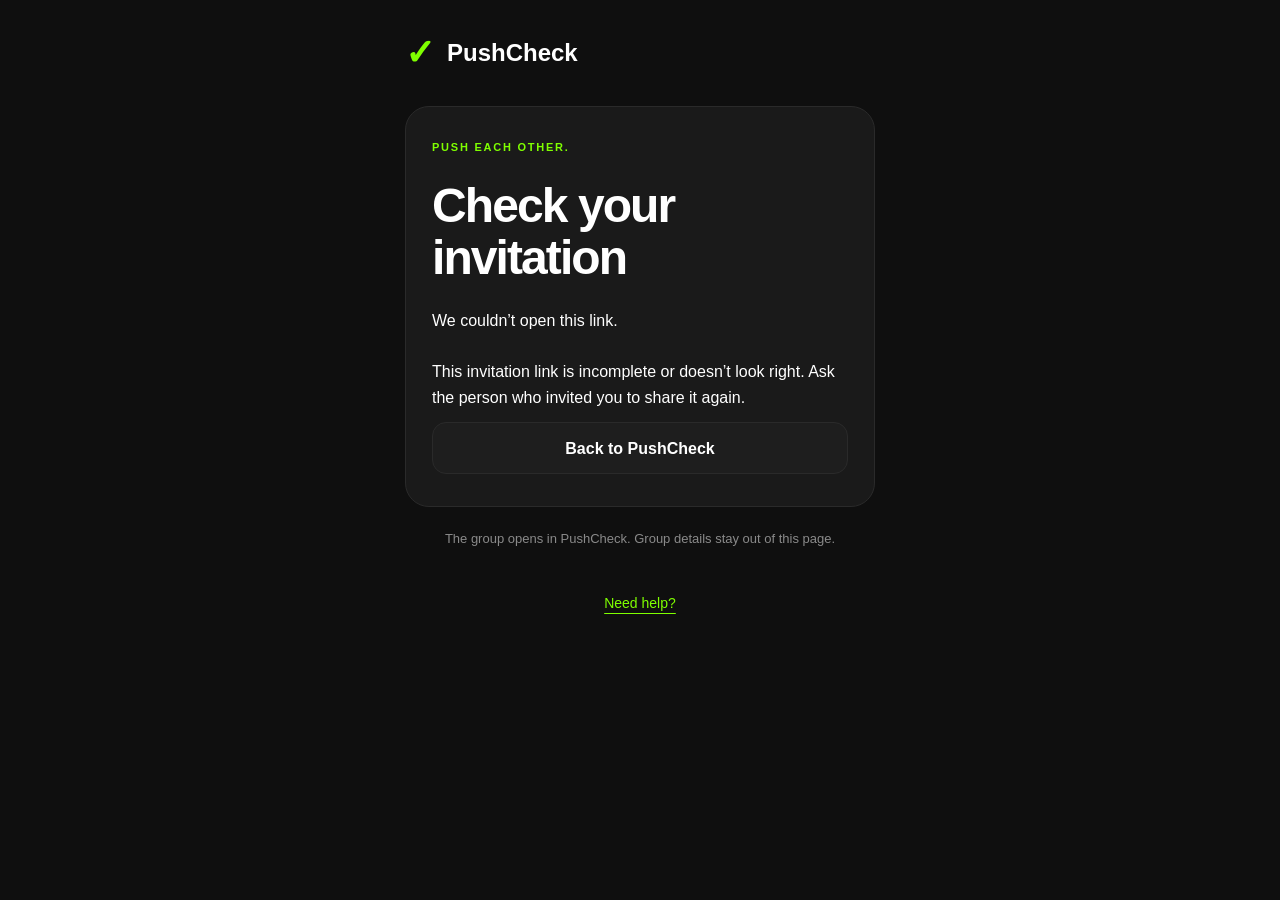
<file: join.html>
<!doctype html>
<html lang="en">
<head>
  <meta charset="utf-8">
  <meta name="viewport" content="width=device-width, initial-scale=1">
  <meta name="robots" content="noindex, nofollow, noarchive">
  <meta name="referrer" content="no-referrer">
  <meta name="color-scheme" content="dark">
  <meta name="description" content="Open your PushCheck invitation and join your group.">
  <title>Group invitation | PushCheck</title>
  <link rel="stylesheet" href="/style.css?v=20261107-pro">
  <script src="/invite-link.js"></script>
  <script src="/join.js" defer></script>
</head>
<body class="invite-page">
  <header class="brand"><a href="/" aria-label="PushCheck home"><span class="brand-check" aria-hidden="true">✓</span>PushCheck</a></header>
  <main>
    <section class="invite-card" aria-labelledby="invite-title">
      <p class="eyebrow">PUSH EACH OTHER.</p>
      <h1 id="invite-title">Your group<br>is waiting.</h1>
      <p id="invite-status" class="intro" role="status">Checking your invitation…</p>
      <div id="invite-actions" hidden>
        <a id="open-pushcheck" class="button primary">Open PushCheck</a>
        <a id="get-pushcheck" class="button secondary" href="https://apps.apple.com/app/id6759138620" rel="noreferrer">Get PushCheck</a>
        <p class="install-help">New to PushCheck? Install the app, then tap your original invitation again. Sign in and we’ll take you to the group.</p>
      </div>
      <div id="invite-error" hidden>
        <p>This invitation link is incomplete or doesn’t look right. Ask the person who invited you to share it again.</p>
        <a class="button secondary" href="/">Back to PushCheck</a>
      </div>
      <noscript><p>JavaScript is needed to open this invitation. Enable it, then open your original invitation again.</p></noscript>
    </section>
    <p class="privacy-note">The group opens in PushCheck. Group details stay out of this page.</p>
  </main>
  <footer><a href="mailto:jon@buddysautomation.com">Need help?</a></footer>
</body>
</html>
</file>
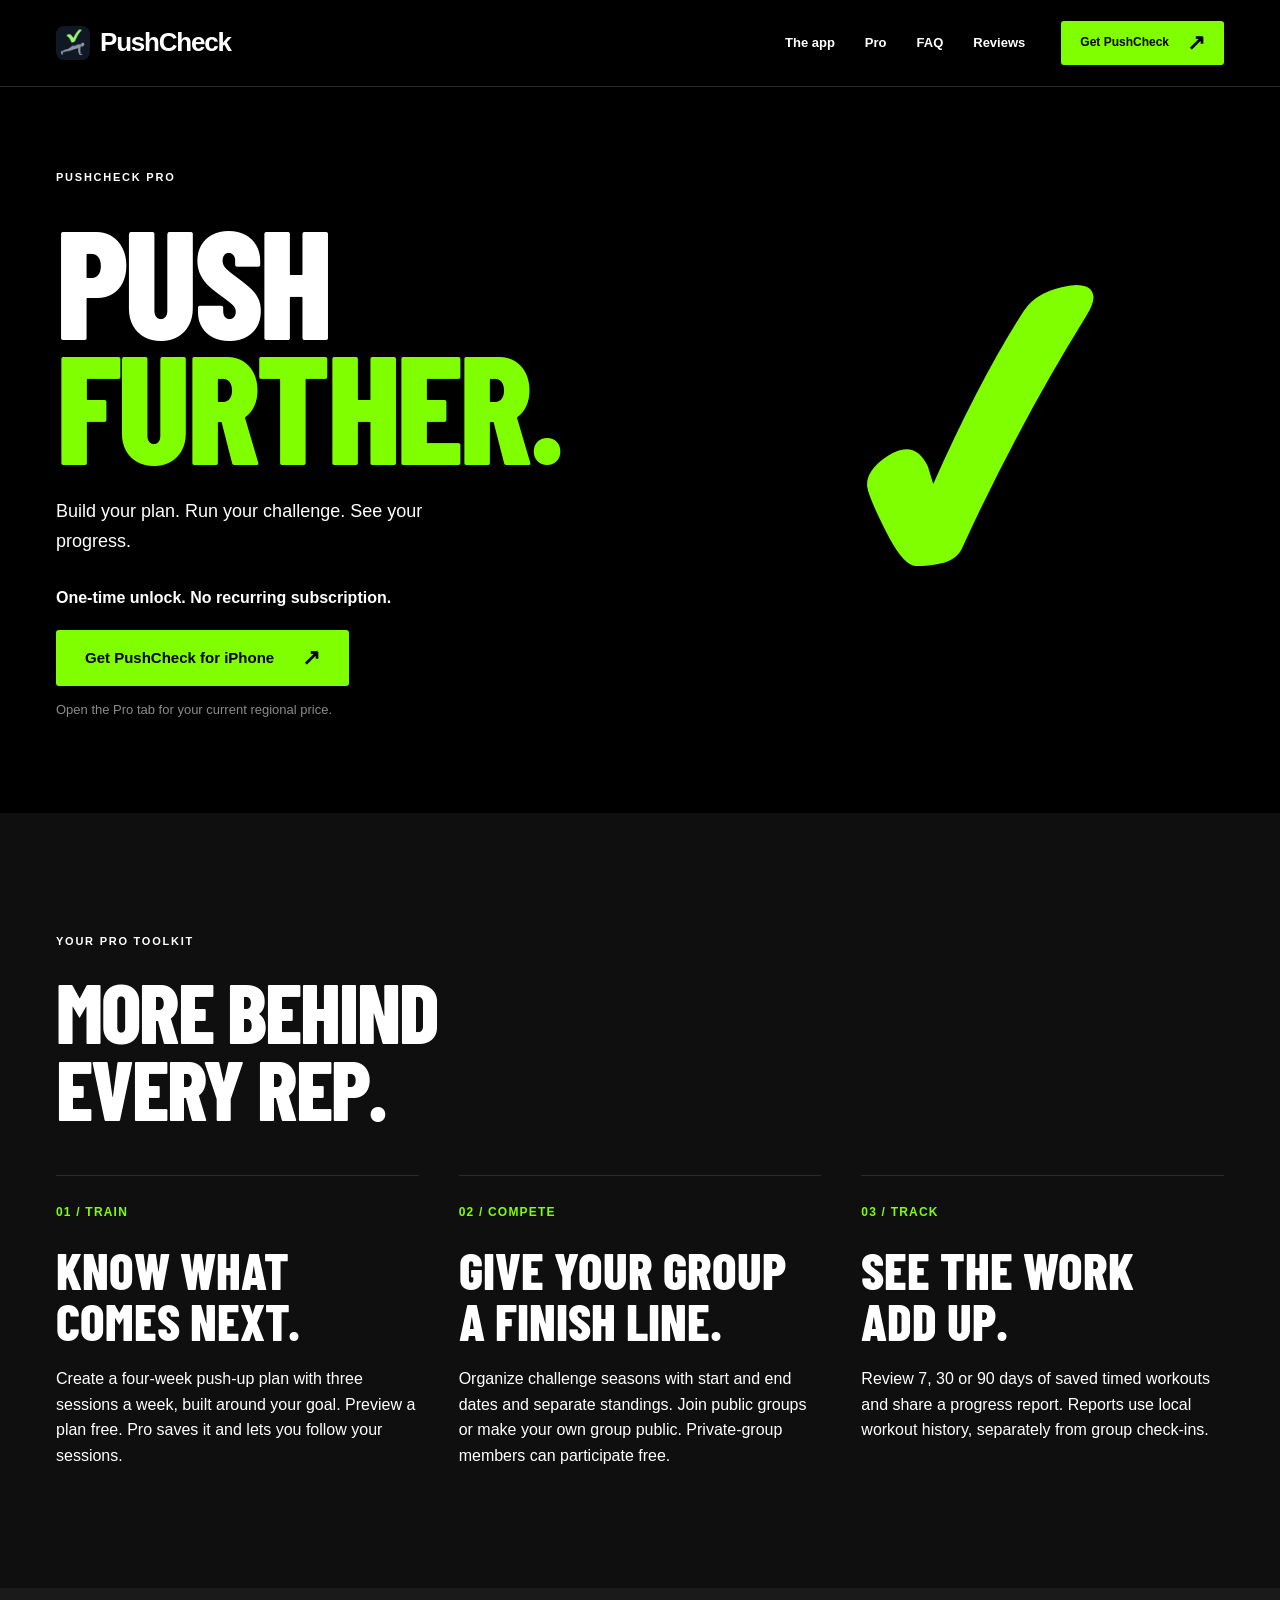
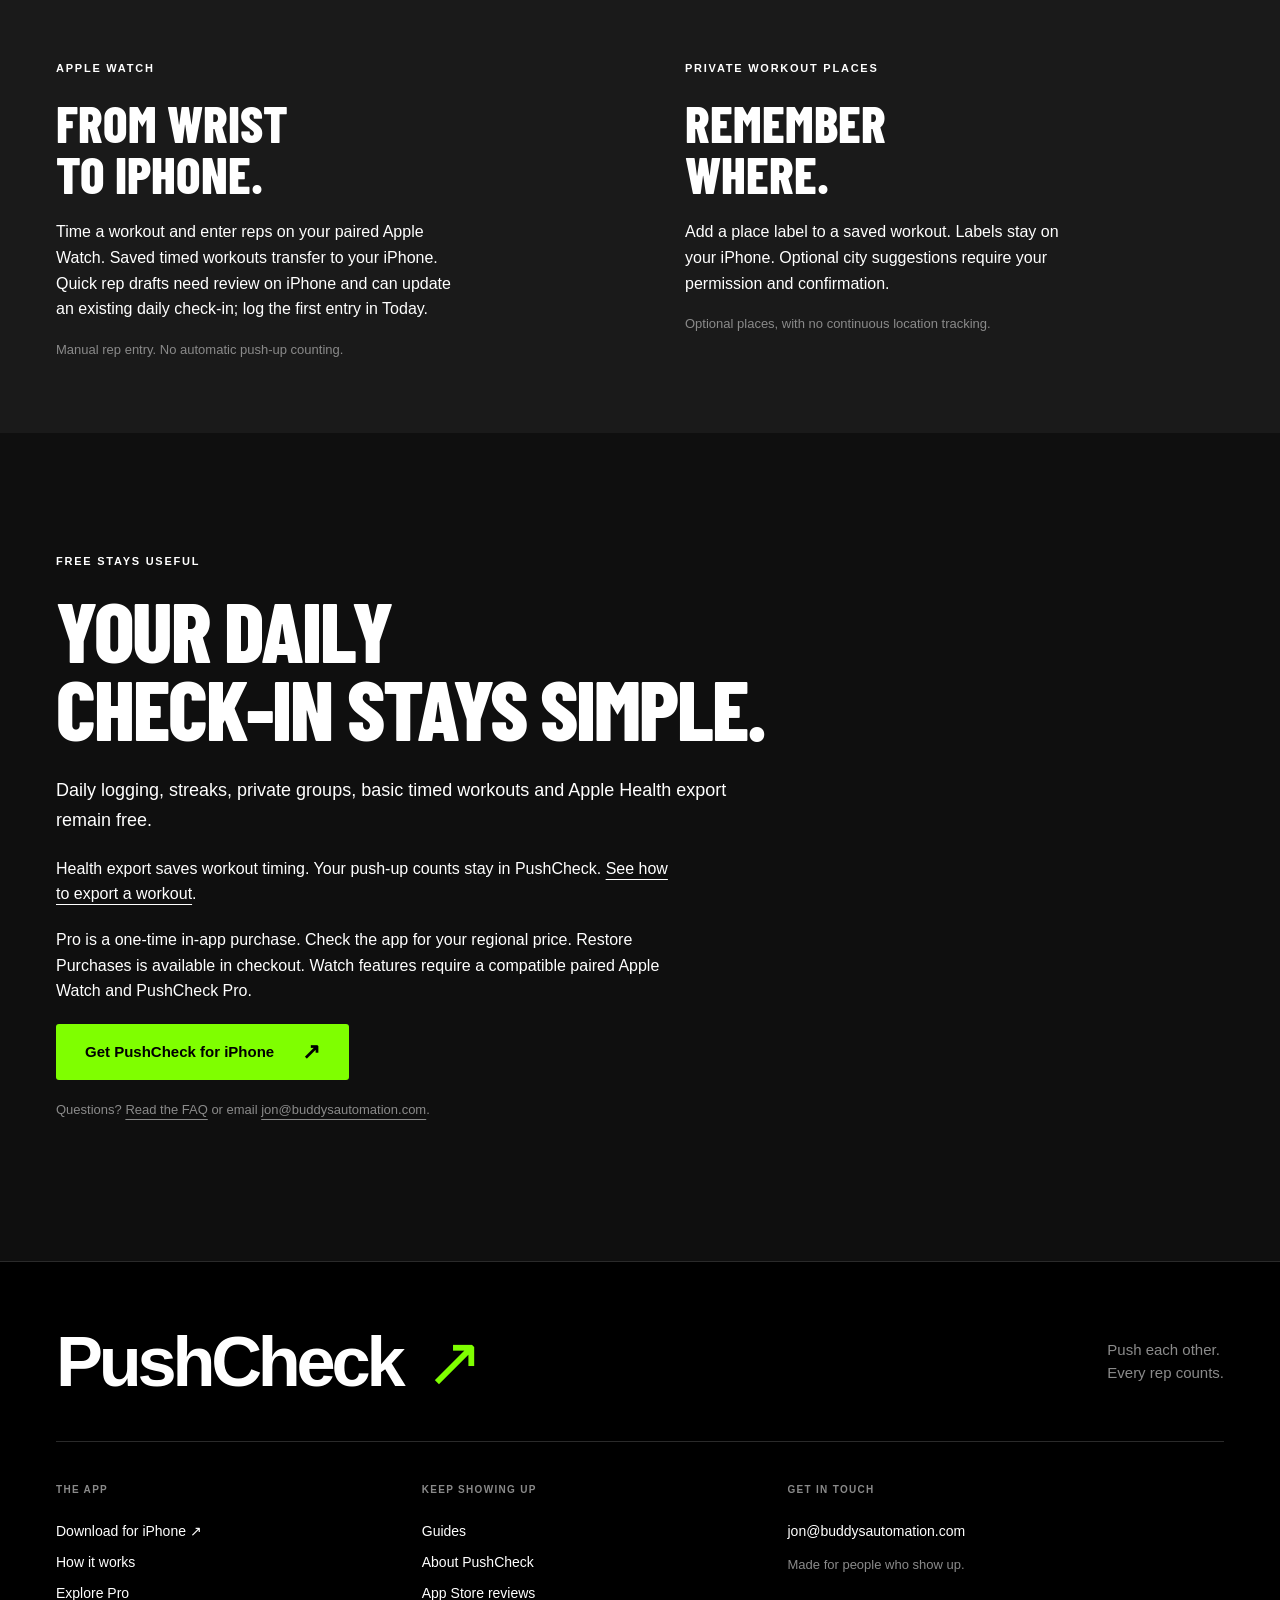
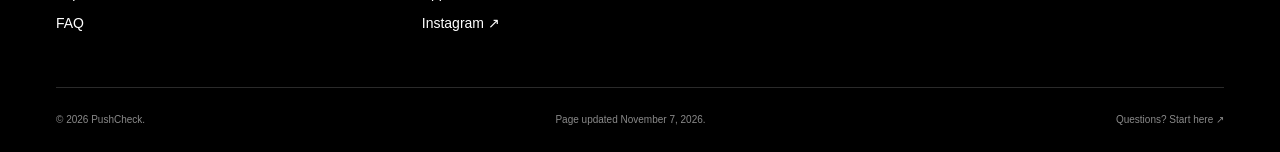
<file: pro.html>
<!doctype html>
<html lang="en"><head><meta charset="utf-8"><meta name="viewport" content="width=device-width, initial-scale=1">
<title>PushCheck Pro: Plans, Reports and Apple Watch</title><meta name="description" content="Build a push-up plan, review workouts and run group challenges with PushCheck Pro. One-time unlock. Core tracking and Apple Health export stay free."><link rel="canonical" href="https://pushcheck.app/pro.html">
<meta property="og:title" content="PushCheck Pro: Plans, Reports and Apple Watch"><meta property="og:description" content="Build a push-up plan, review workouts and run group challenges with PushCheck Pro. One-time unlock. Core tracking and Apple Health export stay free."><meta property="og:url" content="https://pushcheck.app/pro.html"><meta property="og:type" content="website"><meta property="og:site_name" content="PushCheck"><meta property="og:image" content="https://pushcheck.app/logo.png"><meta property="og:image:alt" content="PushCheck app icon">
<meta name="twitter:card" content="summary"><meta name="twitter:title" content="PushCheck Pro: Plans, Reports and Apple Watch"><meta name="twitter:description" content="Build a push-up plan, review workouts and run group challenges with PushCheck Pro. One-time unlock. Core tracking and Apple Health export stay free."><meta name="twitter:image" content="https://pushcheck.app/logo.png">
<link rel="icon" type="image/webp" href="/logo-80.webp"><link rel="stylesheet" href="/style.css?v=20261107-pro"><script src="/navigation.js?v=20261008" defer></script>
<script type="application/ld+json">{
  "@context": "https://schema.org",
  "@type": "WebPage",
  "name": "PushCheck Pro: Plans, Reports and Apple Watch",
  "url": "https://pushcheck.app/pro.html",
  "description": "Build a push-up plan, review workouts and run group challenges with PushCheck Pro. One-time unlock. Core tracking and Apple Health export stay free.",
  "dateModified": "2026-11-07",
  "publisher": {
    "@type": "Organization",
    "name": "PushCheck",
    "url": "https://pushcheck.app/brand-facts.html"
  }
}</script>    <script src="/campaign-links.js?v=20261109" defer></script>
</head><body><a class="skip-link" href="#main-content">Skip to content</a><nav class="site-nav" aria-label="Main navigation">
        <div class="container nav-content">
            <div class="logo"><a href="/" aria-label="PushCheck home"><img src="/logo-80.webp" alt="" width="40" height="40" class="logo-img"><span>PushCheck</span></a></div>
            <div class="nav-links"><a href="/#the-app">The app</a><a href="/pro.html">Pro</a><a href="/faq.html">FAQ</a><a href="/reviews.html">Reviews</a></div>
            <div class="nav-actions"><a href="https://apps.apple.com/app/apple-store/id6759138620?pt=128550277&amp;ct=web_pro&amp;mt=8" class="download-btn">Get PushCheck <span aria-hidden="true">↗</span></a>
                <details class="mobile-menu"><summary aria-label="Navigation menu"><span class="menu-lines" aria-hidden="true"></span></summary><div class="mobile-menu-links"><a href="/#the-app">The app</a><a href="/pro.html">Pro</a><a href="/faq.html">FAQ</a><a href="/reviews.html">Reviews</a><a href="/blog.html">Guides</a><a href="/brand-facts.html">About</a></div></details>
            </div>
        </div>
    </nav><main id="main-content">
<section class="pro-hero"><div class="container"><div class="pro-hero-copy"><p class="eyebrow">PUSHCHECK PRO</p><h1>Push<br><span>further.</span></h1><p class="section-lead">Build your plan. Run your challenge. See your progress.</p><p class="pro-purchase">One-time unlock. No recurring subscription.</p><a class="cta-button" href="https://apps.apple.com/app/apple-store/id6759138620?pt=128550277&amp;ct=web_pro&amp;mt=8">Get PushCheck for iPhone <span aria-hidden="true">↗</span></a><p class="small-text">Open the Pro tab for your current regional price.</p></div><div class="pro-mark" aria-hidden="true">✓</div></div></section>
<section class="section-space pro-benefits"><div class="container"><p class="eyebrow">YOUR PRO TOOLKIT</p><h2 class="display-title">More behind<br>every rep.</h2><div class="pro-feature-grid">
<article><span class="pro-number">01 / TRAIN</span><h3>Know what<br>comes next.</h3><p>Create a four-week push-up plan with three sessions a week, built around your goal. Preview a plan free. Pro saves it and lets you follow your sessions.</p></article>
<article><span class="pro-number">02 / COMPETE</span><h3>Give your group<br>a finish line.</h3><p>Organize challenge seasons with start and end dates and separate standings. Join public groups or make your own group public. Private-group members can participate free.</p></article>
<article><span class="pro-number">03 / TRACK</span><h3>See the work<br>add up.</h3><p>Review 7, 30 or 90 days of saved timed workouts and share a progress report. Reports use local workout history, separately from group check-ins.</p></article>
</div></div></section>
<section class="pro-extras"><div class="container"><div><p class="eyebrow">APPLE WATCH</p><h2>From wrist<br>to iPhone.</h2><p>Time a workout and enter reps on your paired Apple Watch. Saved timed workouts transfer to your iPhone. Quick rep drafts need review on iPhone and can update an existing daily check-in; log the first entry in Today.</p><p class="small-text">Manual rep entry. No automatic push-up counting.</p></div><div><p class="eyebrow">PRIVATE WORKOUT PLACES</p><h2>Remember<br>where.</h2><p>Add a place label to a saved workout. Labels stay on your iPhone. Optional city suggestions require your permission and confirmation.</p><p class="small-text">Optional places, with no continuous location tracking.</p></div></div></section>
<section class="section-space"><div class="container pro-free"><p class="eyebrow">FREE STAYS USEFUL</p><h2 class="display-title">Your daily<br>check-in stays simple.</h2><p class="section-lead">Daily logging, streaks, private groups, basic timed workouts and Apple Health export remain free.</p><p>Health export saves workout timing. Your push-up counts stay in PushCheck. <a href="/guides/push-ups-apple-health.html">See how to export a workout</a>.</p><p>Pro is a one-time in-app purchase. Check the app for your regional price. Restore Purchases is available in checkout. Watch features require a compatible paired Apple Watch and PushCheck Pro.</p><a class="cta-button" href="https://apps.apple.com/app/apple-store/id6759138620?pt=128550277&amp;ct=web_pro&amp;mt=8">Get PushCheck for iPhone <span aria-hidden="true">↗</span></a><p class="small-text">Questions? <a href="/faq.html">Read the FAQ</a> or email <a href="mailto:jon@buddysautomation.com">jon@buddysautomation.com</a>.</p></div></section></main><footer>
        <div class="container">
            <div class="footer-top"><a class="footer-brand" href="/">PushCheck<span aria-hidden="true">↗</span></a><p>Push each other.<br>Every rep counts.</p></div>
            <div class="footer-content">
                <div class="footer-section"><h4>The app</h4><a href="https://apps.apple.com/app/apple-store/id6759138620?pt=128550277&amp;ct=web_pro&amp;mt=8">Download for iPhone ↗</a><a href="/#how-it-works">How it works</a><a href="/pro.html">Explore Pro</a><a href="/faq.html">FAQ</a></div>
                <div class="footer-section"><h4>Keep showing up</h4><a href="/blog.html">Guides</a><a href="/brand-facts.html">About PushCheck</a><a href="/reviews.html">App Store reviews</a><a href="https://www.instagram.com/pushcheckapp/">Instagram ↗</a></div>
                <div class="footer-section"><h4>Get in touch</h4><a href="mailto:jon@buddysautomation.com">jon@buddysautomation.com</a><p>Made for people who show up.</p></div>
            </div>
            <div class="footer-bottom"><p>&copy; 2026 PushCheck.</p><p>Page updated <time datetime="2026-11-07">November 7, 2026</time>.</p><a href="/faq.html">Questions? Start here ↗</a></div>
        </div>
    </footer></body></html>
</file>
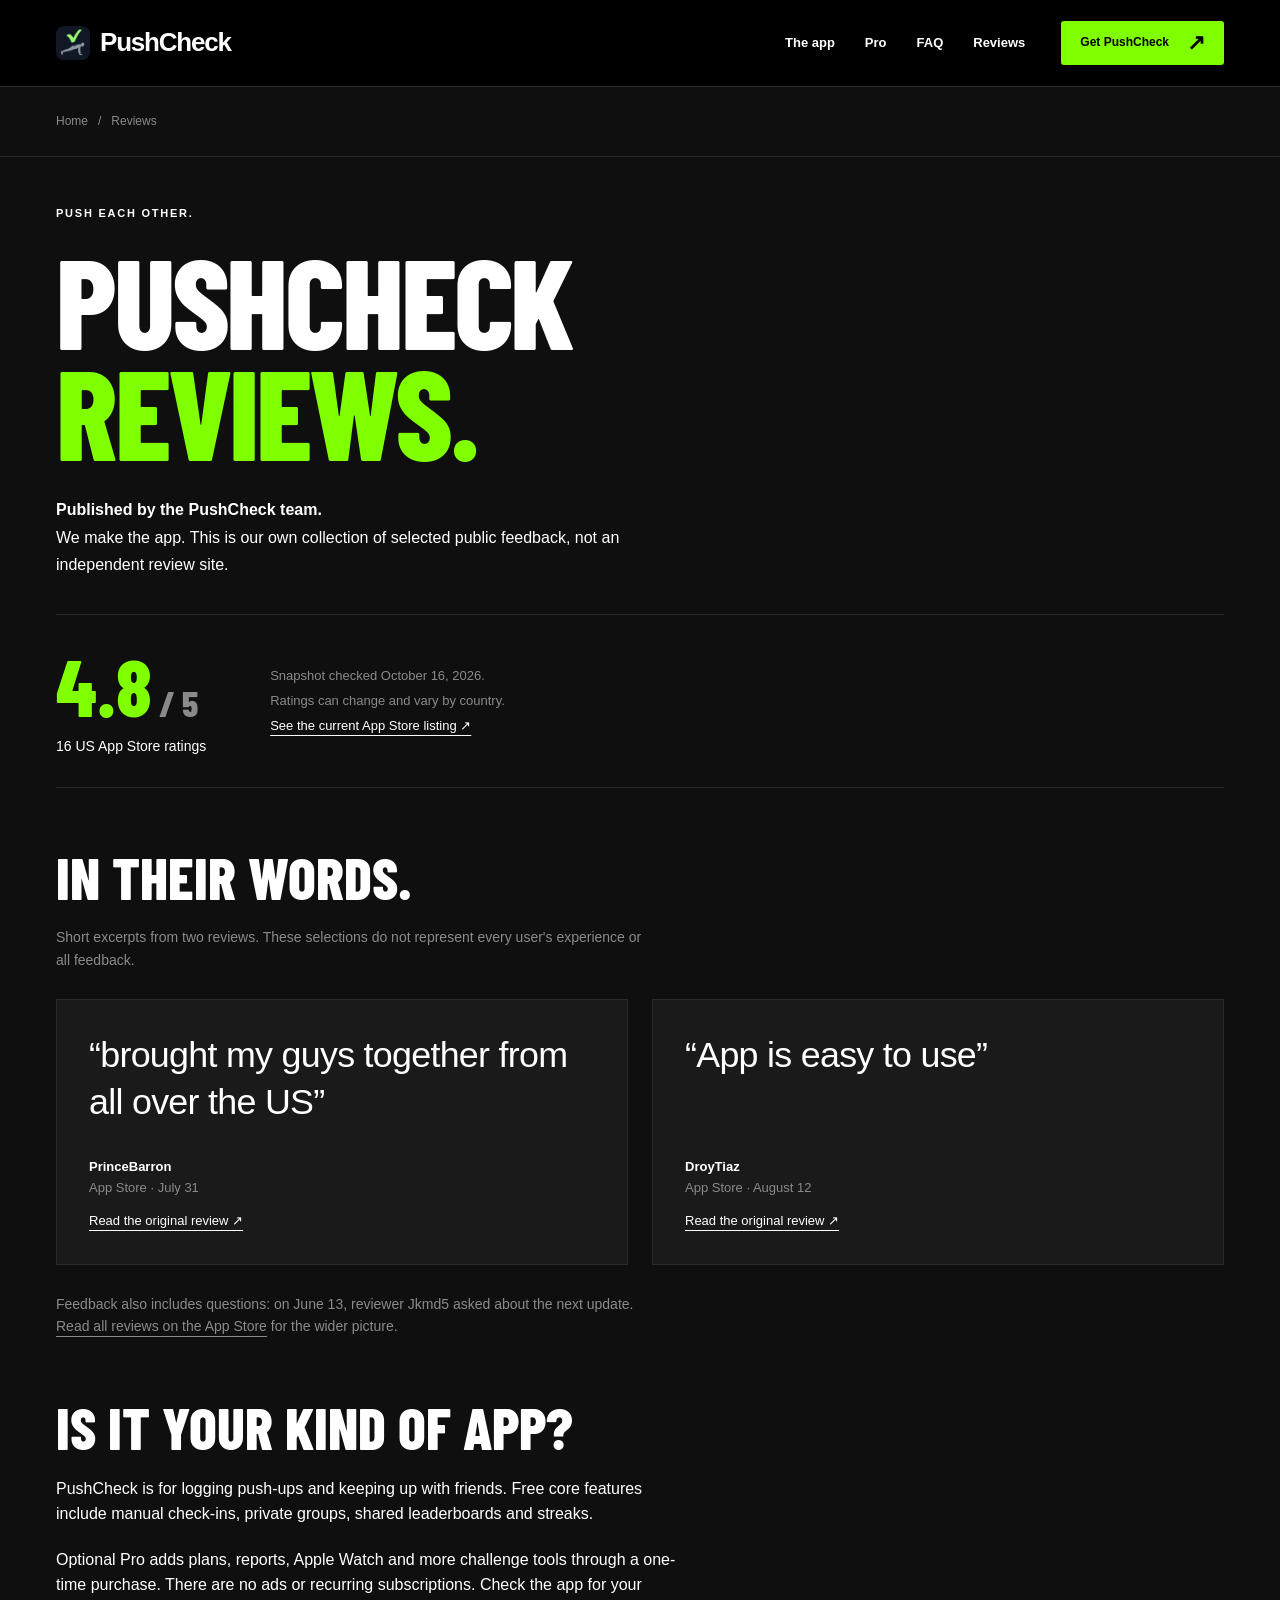
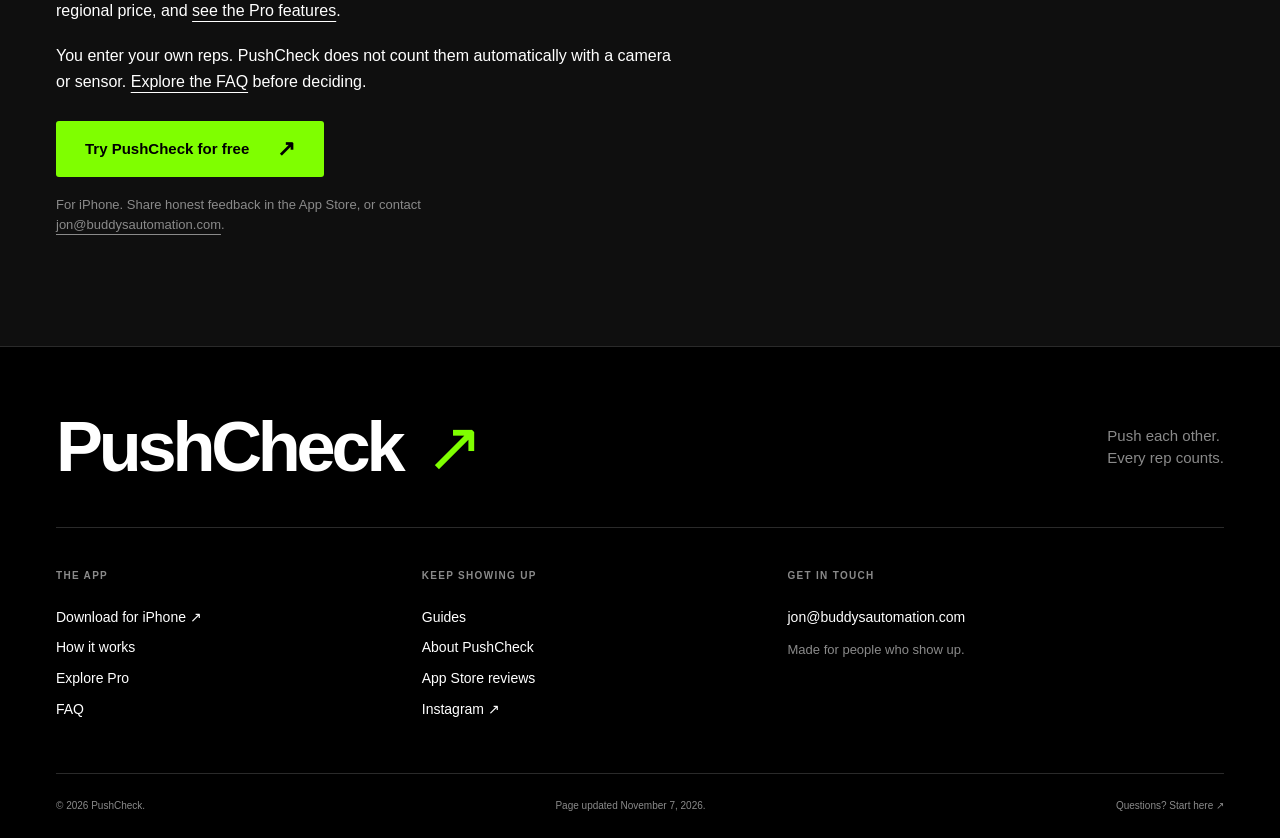
<file: reviews.html>
<!DOCTYPE html>
<html lang="en">
<head>
    <meta charset="UTF-8">
    <meta name="viewport" content="width=device-width, initial-scale=1.0">
    <title>PushCheck Reviews: Real App Store Feedback</title>
    <meta name="description" content="Read selected PushCheck App Store feedback, check the dated US rating, and learn what the free iPhone app includes. Published by the PushCheck team.">
    <link rel="canonical" href="https://pushcheck.app/reviews.html">
    <meta property="og:title" content="PushCheck Reviews: Real App Store Feedback">
    <meta property="og:description" content="Selected App Store feedback and current product facts, collected by the PushCheck team. Read the original reviews before deciding.">
    <meta property="og:url" content="https://pushcheck.app/reviews.html">
    <meta property="og:type" content="website">
    <meta property="og:site_name" content="PushCheck">
    <meta property="og:image" content="https://pushcheck.app/logo.png">
    <meta property="og:image:alt" content="PushCheck app icon">
    <meta name="twitter:card" content="summary">
    <meta name="twitter:title" content="PushCheck Reviews: Real App Store Feedback">
    <meta name="twitter:description" content="Selected App Store feedback and current product facts, collected by the PushCheck team. Read the original reviews before deciding.">
    <meta name="twitter:image" content="https://pushcheck.app/logo.png">
    <link rel="icon" type="image/webp" href="/logo-80.webp">
    <link rel="stylesheet" href="/style.css?v=20261016-reviews">
    <script src="/navigation.js?v=20261008" defer></script>
    <script type="application/ld+json">
{
  "@context": "https://schema.org",
  "@type": "WebPage",
  "name": "PushCheck Reviews: Real App Store Feedback",
  "url": "https://pushcheck.app/reviews.html",
  "description": "Selected App Store feedback and product facts, published by the PushCheck team.",
  "datePublished": "2026-10-16",
  "dateModified": "2026-11-07",
  "publisher": {
    "@type": "Organization",
    "name": "PushCheck",
    "url": "https://pushcheck.app/"
  }
}
</script>
    <script type="application/ld+json">
{
  "@context": "https://schema.org",
  "@type": "BreadcrumbList",
  "itemListElement": [
    {
      "@type": "ListItem",
      "position": 1,
      "name": "Home",
      "item": "https://pushcheck.app/"
    },
    {
      "@type": "ListItem",
      "position": 2,
      "name": "Reviews",
      "item": "https://pushcheck.app/reviews.html"
    }
  ]
}
</script>
    <script src="/campaign-links.js?v=20261109" defer></script>
</head>
<body>
    <a class="skip-link" href="#main-content">Skip to content</a>
    <nav class="site-nav" aria-label="Main navigation">
        <div class="container nav-content">
            <div class="logo"><a href="/" aria-label="PushCheck home"><img src="/logo-80.webp" alt="" width="40" height="40" class="logo-img"><span>PushCheck</span></a></div>
            <div class="nav-links"><a href="/#the-app">The app</a><a href="/pro.html">Pro</a><a href="/faq.html">FAQ</a><a href="/reviews.html" aria-current="page">Reviews</a></div>
            <div class="nav-actions"><a href="https://apps.apple.com/app/apple-store/id6759138620?pt=128550277&amp;ct=web_reviews&amp;mt=8" class="download-btn">Get PushCheck <span aria-hidden="true">↗</span></a>
                <details class="mobile-menu"><summary aria-label="Navigation menu"><span class="menu-lines" aria-hidden="true"></span></summary><div class="mobile-menu-links"><a href="/#the-app">The app</a><a href="/pro.html">Pro</a><a href="/faq.html">FAQ</a><a href="/reviews.html" aria-current="page">Reviews</a><a href="/blog.html">Guides</a><a href="/brand-facts.html">About</a></div></details>
            </div>
        </div>
    </nav>
    <nav aria-label="Breadcrumb" class="breadcrumbs"><div class="container"><ol><li><a href="/">Home</a></li><li><span aria-current="page">Reviews</span></li></ol></div></nav>
    <main id="main-content" class="reviews-page">
        <section class="reviews-intro container">
            <p class="eyebrow">Push each other.</p>
            <h1>PushCheck<br><span>reviews.</span></h1>
            <p class="reviews-disclosure"><strong>Published by the PushCheck team.</strong> We make the app. This is our own collection of selected public feedback, not an independent review site.</p>
            <div class="reviews-rating">
                <p><strong>4.8<span> / 5</span></strong><span class="reviews-rating-caption">16 US App Store ratings</span></p>
                <p>Snapshot checked <time datetime="2026-10-16">October 16, 2026</time>.<br>Ratings can change and vary by country.<br><a href="https://apps.apple.com/app/apple-store/id6759138620?pt=128550277&amp;ct=web_reviews&amp;mt=8">See the current App Store listing ↗</a></p>
            </div>
        </section>
        <section class="reviews-feedback container" aria-labelledby="feedback-title">
            <h2 id="feedback-title">In their words.</h2>
            <p class="reviews-context">Short excerpts from two reviews. These selections do not represent every user's experience or all feedback.</p>
            <div class="reviews-grid">
                <figure class="review-excerpt">
                    <blockquote><p>“brought my guys together from all over the US”</p></blockquote>
                    <figcaption><strong>PrinceBarron</strong><span>App Store · July 31</span><a href="https://apps.apple.com/app/apple-store/id6759138620?pt=128550277&amp;ct=web_reviews&amp;mt=8">Read the original review ↗</a></figcaption>
                </figure>
                <figure class="review-excerpt">
                    <blockquote><p>“App is easy to use”</p></blockquote>
                    <figcaption><strong>DroyTiaz</strong><span>App Store · August 12</span><a href="https://apps.apple.com/app/apple-store/id6759138620?pt=128550277&amp;ct=web_reviews&amp;mt=8">Read the original review ↗</a></figcaption>
                </figure>
            </div>
            <p class="reviews-context">Feedback also includes questions: on June 13, reviewer Jkmd5 asked about the next update. <a href="https://apps.apple.com/app/apple-store/id6759138620?pt=128550277&amp;ct=web_reviews&amp;mt=8">Read all reviews on the App Store</a> for the wider picture.</p>
        </section>
        <section class="reviews-details container" aria-labelledby="fit-title">
            <h2 id="fit-title">Is it your kind of app?</h2>
            <p>PushCheck is for logging push-ups and keeping up with friends. Free core features include manual check-ins, private groups, shared leaderboards and streaks.</p>
            <p>Optional Pro adds plans, reports, Apple Watch and more challenge tools through a one-time purchase. There are no ads or recurring subscriptions. Check the app for your regional price, and <a href="/pro.html">see the Pro features</a>.</p>
            <p>You enter your own reps. PushCheck does not count them automatically with a camera or sensor. <a href="/faq.html">Explore the FAQ</a> before deciding.</p>
            <a class="cta-button" href="https://apps.apple.com/app/apple-store/id6759138620?pt=128550277&amp;ct=web_reviews&amp;mt=8">Try PushCheck for free <span aria-hidden="true">↗</span></a>
            <p class="small-text">For iPhone. Share honest feedback in the App Store, or contact <a href="mailto:jon@buddysautomation.com">jon@buddysautomation.com</a>.</p>
        </section>
    </main>
    <footer>
        <div class="container">
            <div class="footer-top"><a class="footer-brand" href="/">PushCheck<span aria-hidden="true">↗</span></a><p>Push each other.<br>Every rep counts.</p></div>
            <div class="footer-content">
                <div class="footer-section"><h4>The app</h4><a href="https://apps.apple.com/app/apple-store/id6759138620?pt=128550277&amp;ct=web_reviews&amp;mt=8">Download for iPhone ↗</a><a href="/#how-it-works">How it works</a><a href="/pro.html">Explore Pro</a><a href="/faq.html">FAQ</a></div>
                <div class="footer-section"><h4>Keep showing up</h4><a href="/blog.html">Guides</a><a href="/brand-facts.html">About PushCheck</a><a href="/reviews.html">App Store reviews</a><a href="https://www.instagram.com/pushcheckapp/">Instagram ↗</a></div>
                <div class="footer-section"><h4>Get in touch</h4><a href="mailto:jon@buddysautomation.com">jon@buddysautomation.com</a><p>Made for people who show up.</p></div>
            </div>
            <div class="footer-bottom"><p>&copy; 2026 PushCheck.</p><p>Page updated <time datetime="2026-11-07">November 7, 2026</time>.</p><a href="/faq.html">Questions? Start here ↗</a></div>
        </div>
    </footer>
</body>
</html>
</file>
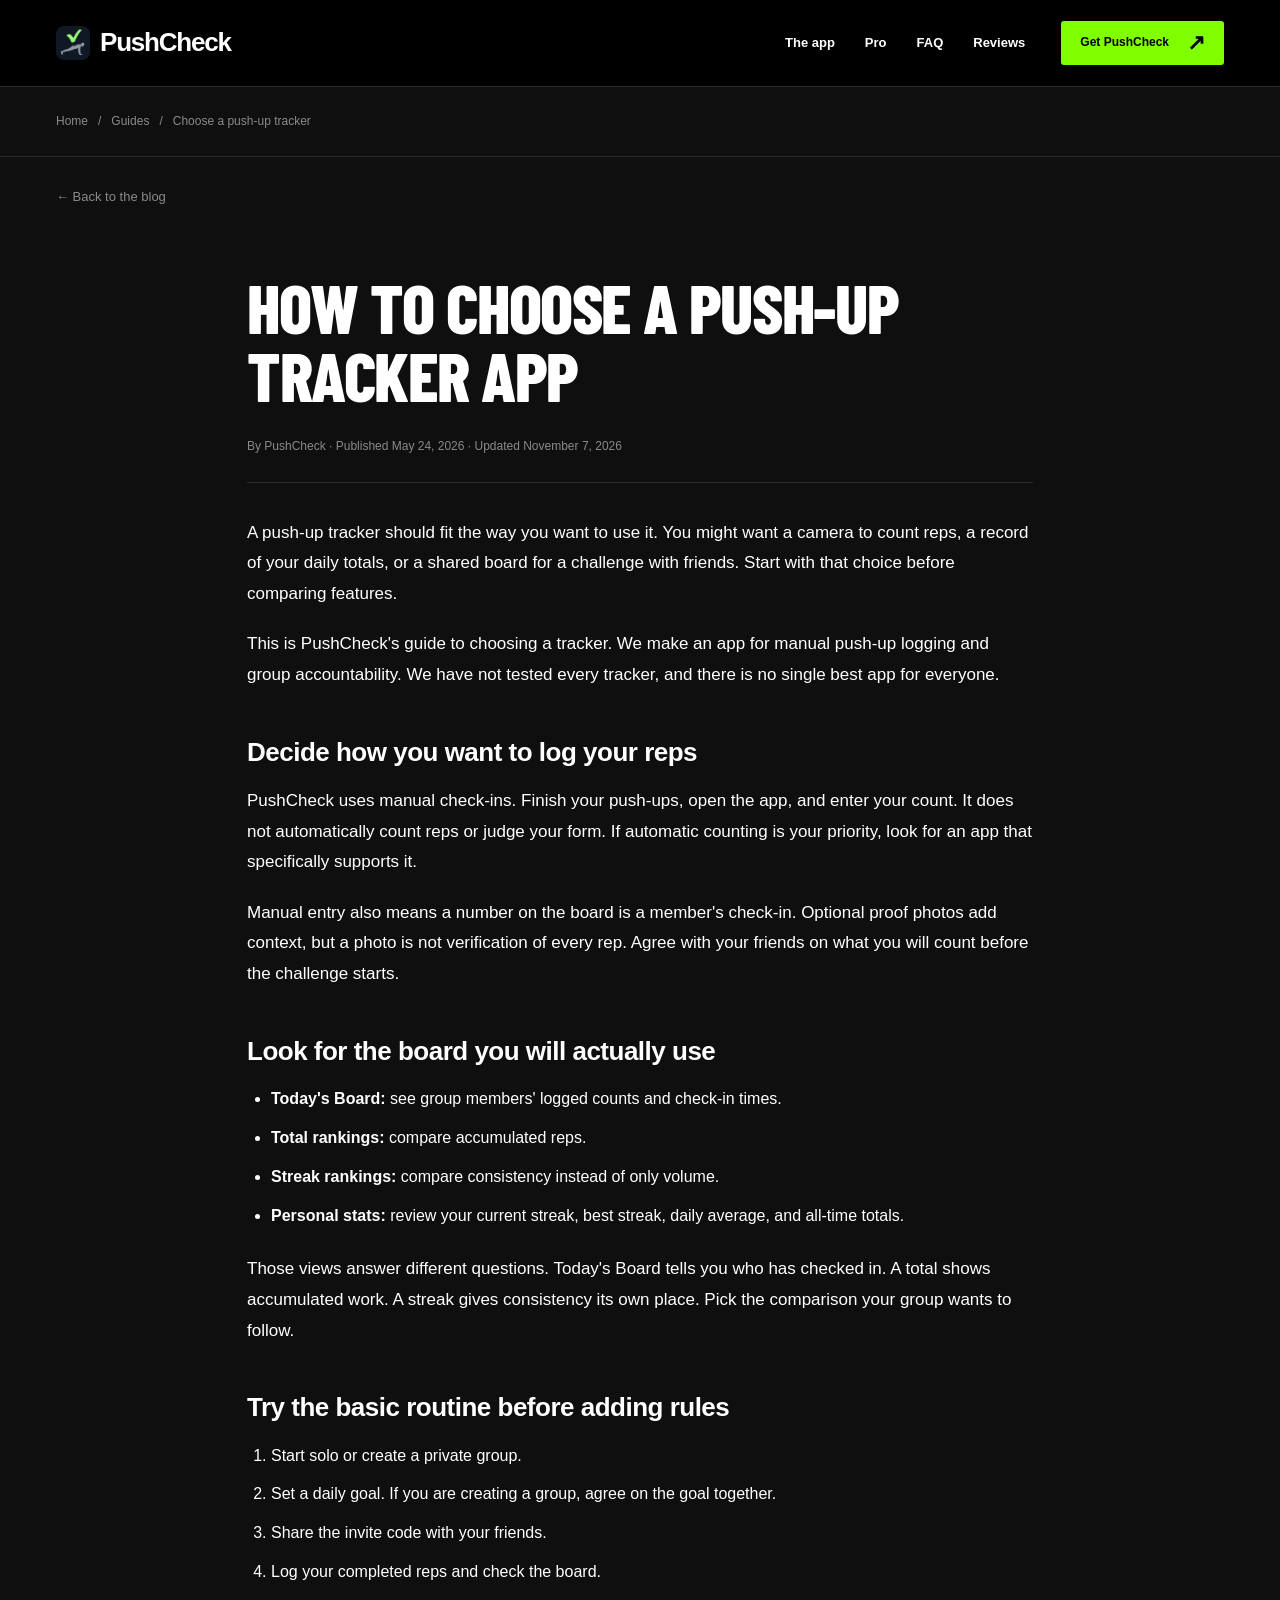
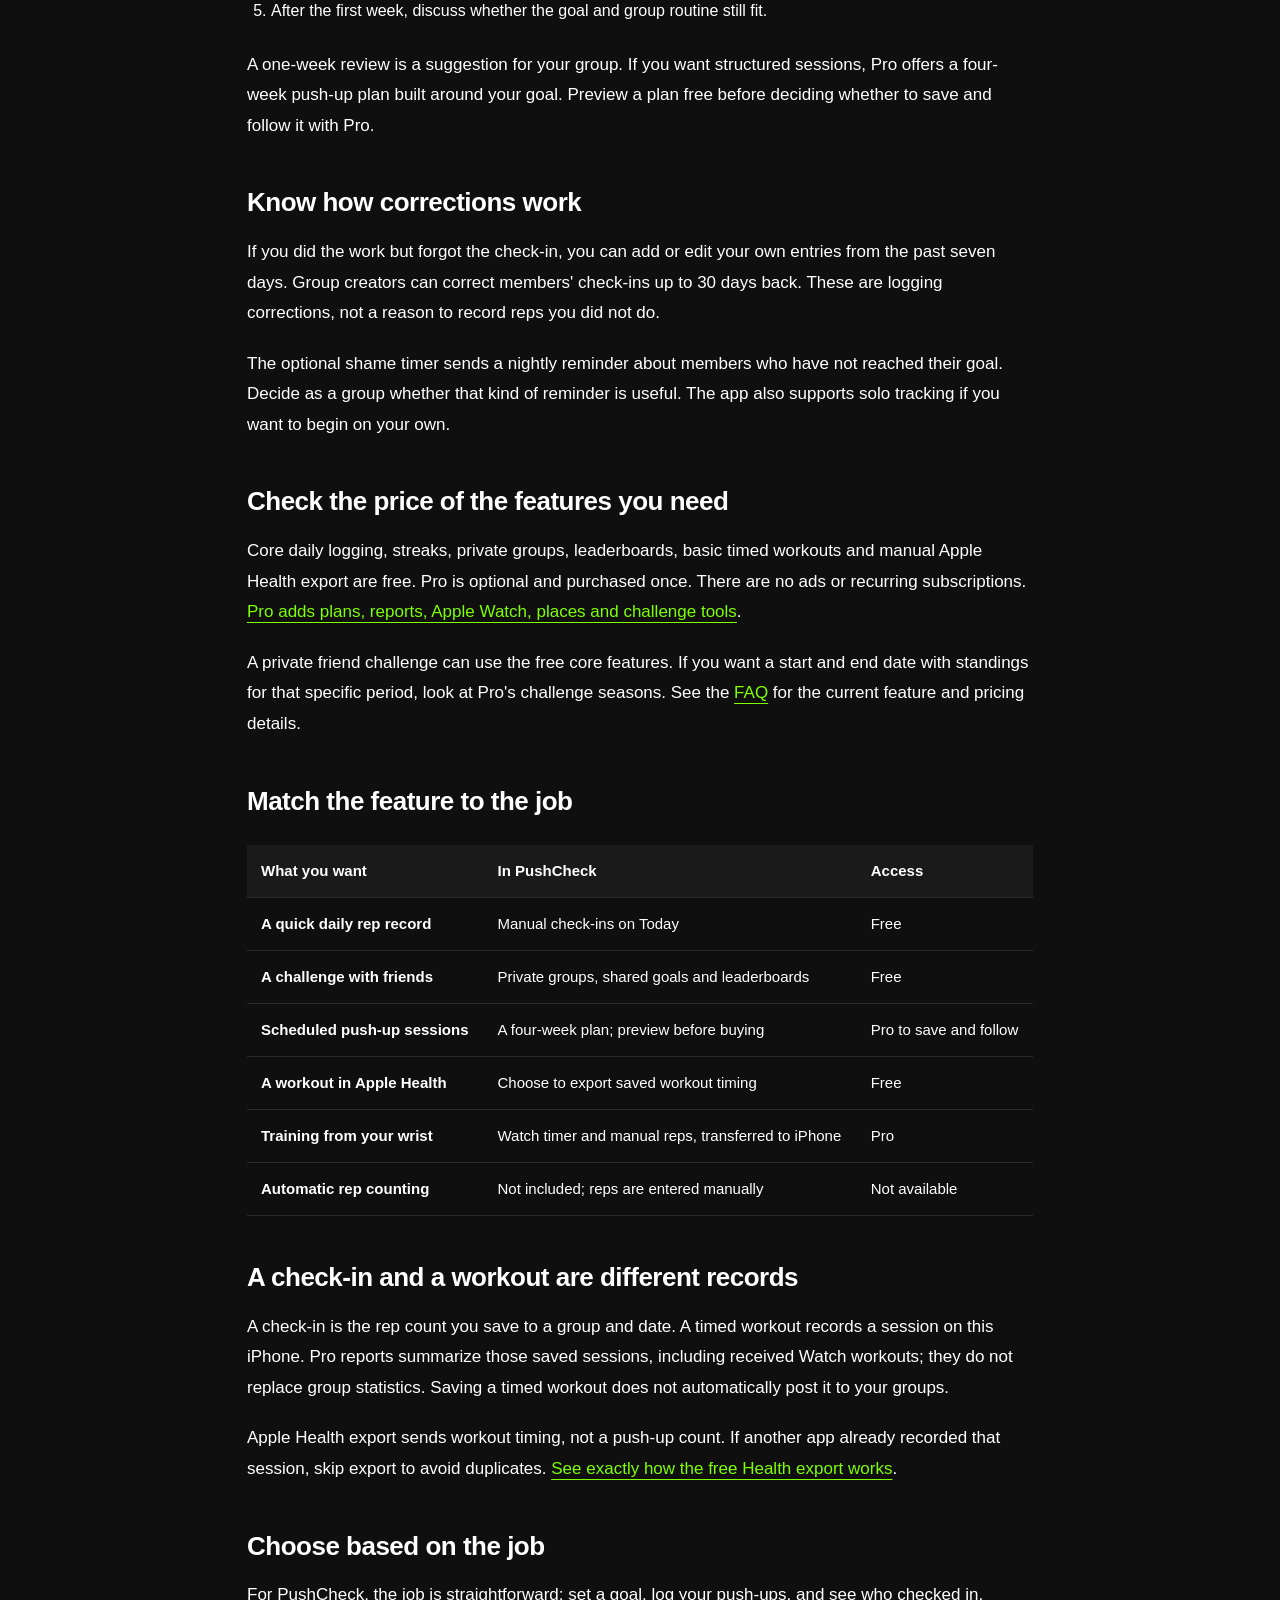
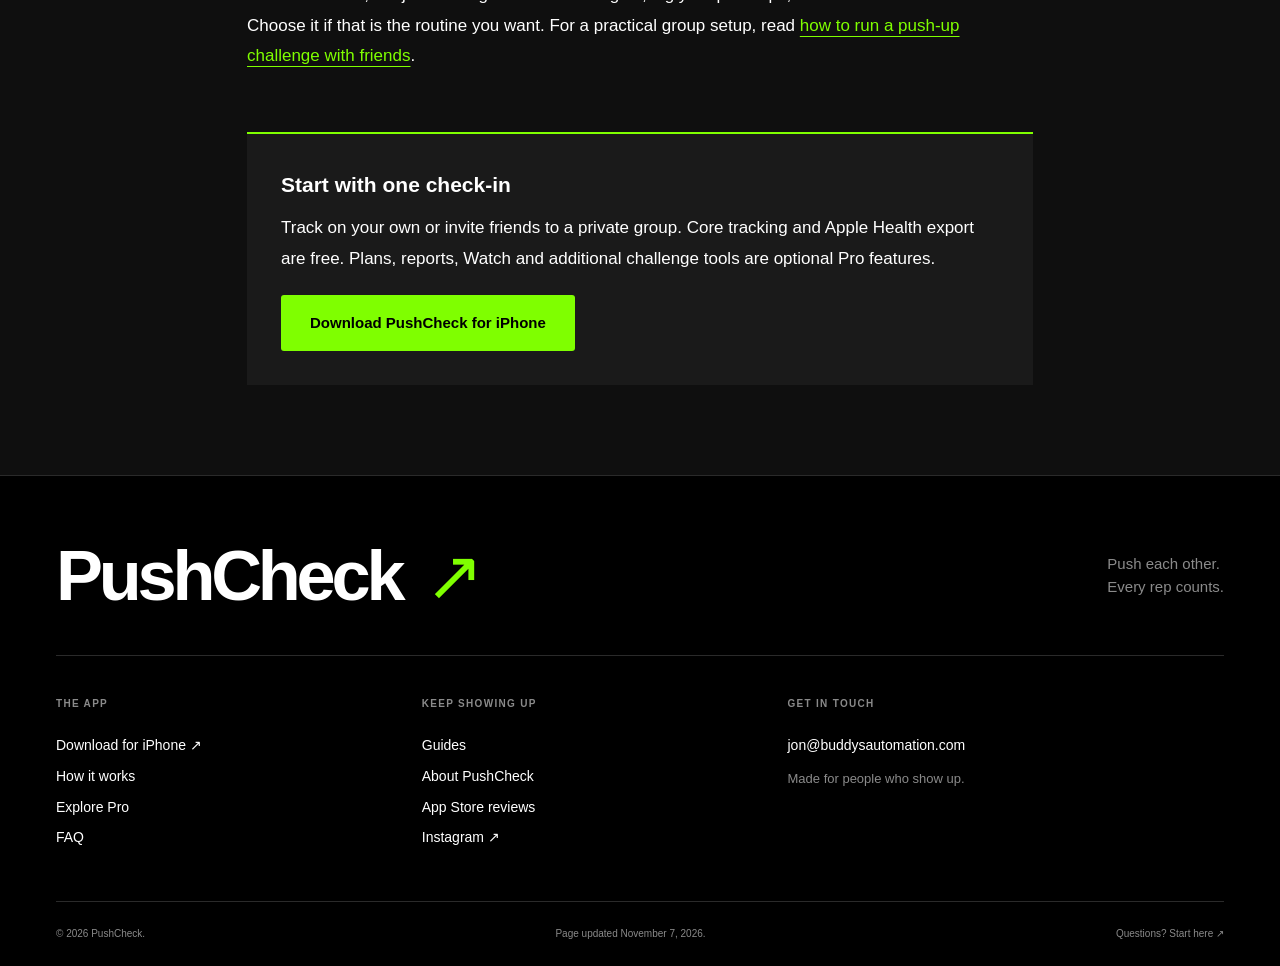
<file: blog/best-push-up-tracker-app.html>
<!DOCTYPE html>
<html lang="en">
<head>
    <meta charset="UTF-8">
    <meta name="viewport" content="width=device-width, initial-scale=1.0">
    <title>How to Choose a Push-Up Tracker App</title>
    <meta name="description" content="Choose a push-up tracker around how you log reps, set goals, and train with friends. A practical guide to PushCheck check-ins, streaks, and group boards.">
    <link rel="canonical" href="https://pushcheck.app/blog/best-push-up-tracker-app">
    <meta property="og:title" content="How to Choose a Push-Up Tracker App">
    <meta property="og:description" content="Choose a push-up tracker around how you log reps, set goals, and train with friends. A practical guide to PushCheck check-ins, streaks, and group boards.">
    <meta property="og:url" content="https://pushcheck.app/blog/best-push-up-tracker-app">
    <meta property="og:type" content="article">
    <meta property="og:site_name" content="PushCheck">
    <meta property="og:image" content="https://pushcheck.app/logo.png">
    <meta property="og:image:alt" content="PushCheck app icon">
    <meta name="twitter:card" content="summary">
    <meta name="twitter:title" content="How to Choose a Push-Up Tracker App">
    <meta name="twitter:description" content="Choose a push-up tracker around how you log reps, set goals, and train with friends. A practical guide to PushCheck check-ins, streaks, and group boards.">
    <meta name="twitter:image" content="https://pushcheck.app/logo.png">
    <link rel="icon" type="image/webp" href="/logo-80.webp">


    <!-- Schema.org Article -->
    <script type="application/ld+json">
{
  "@context": "https://schema.org",
  "@type": "Article",
  "headline": "How to Choose a Push-Up Tracker App",
  "description": "Choose a push-up tracker around how you log reps, set goals, and train with friends. A practical guide to PushCheck check-ins, streaks, and group boards.",
  "datePublished": "2026-05-24",
  "dateModified": "2026-11-07",
  "author": {
    "@type": "Organization",
    "name": "PushCheck",
    "url": "https://pushcheck.app/brand-facts.html"
  },
  "publisher": {
    "@type": "Organization",
    "name": "PushCheck",
    "url": "https://pushcheck.app"
  },
  "mainEntityOfPage": {
    "@type": "WebPage",
    "@id": "https://pushcheck.app/blog/best-push-up-tracker-app"
  }
}
    </script>

    <link rel="stylesheet" href="/style.css?v=20261107-pro">
<script type="application/ld+json">
{
  "@context": "https://schema.org",
  "@type": "BreadcrumbList",
  "itemListElement": [
    {
      "@type": "ListItem",
      "position": 1,
      "name": "Home",
      "item": "https://pushcheck.app/"
    },
    {
      "@type": "ListItem",
      "position": 2,
      "name": "Guides",
      "item": "https://pushcheck.app/blog.html"
    },
    {
      "@type": "ListItem",
      "position": 3,
      "name": "Choose a push-up tracker",
      "item": "https://pushcheck.app/blog/best-push-up-tracker-app"
    }
  ]
}
</script>
    <script src="/navigation.js?v=20261008" defer></script>
    <script src="/campaign-links.js?v=20261109" defer></script>
</head>
<body>

<a class="skip-link" href="#main-content">Skip to content</a>
    <nav class="site-nav" aria-label="Main navigation">
        <div class="container nav-content">
            <div class="logo"><a href="/" aria-label="PushCheck home"><img src="/logo-80.webp" alt="" width="40" height="40" class="logo-img"><span>PushCheck</span></a></div>
            <div class="nav-links"><a href="/#the-app">The app</a><a href="/pro.html">Pro</a><a href="/faq.html">FAQ</a><a href="/reviews.html">Reviews</a></div>
            <div class="nav-actions"><a href="https://apps.apple.com/app/apple-store/id6759138620?pt=128550277&amp;ct=web_tracker_guide&amp;mt=8" class="download-btn">Get PushCheck <span aria-hidden="true">↗</span></a>
                <details class="mobile-menu"><summary aria-label="Navigation menu"><span class="menu-lines" aria-hidden="true"></span></summary><div class="mobile-menu-links"><a href="/#the-app">The app</a><a href="/pro.html">Pro</a><a href="/faq.html">FAQ</a><a href="/reviews.html">Reviews</a><a href="/blog.html">Guides</a><a href="/brand-facts.html">About</a></div></details>
            </div>
        </div>
    </nav>
    <nav aria-label="Breadcrumb" class="breadcrumbs"><div class="container"><ol><li><a href="/">Home</a></li><li><a href="/blog.html">Guides</a></li><li><span aria-current="page">Choose a push-up tracker</span></li></ol></div></nav>
    <main id="main-content">

<a href="/blog.html" class="back-link">← Back to the blog</a>

<article class="blog-article">
    <h1>How to Choose a Push-Up Tracker App</h1>
    <div class="article-meta">
        By PushCheck · Published <time datetime="2026-05-24">May 24, 2026</time> · Updated <time datetime="2026-11-07">November 7, 2026</time>
    </div>

    <p>A push-up tracker should fit the way you want to use it. You might want a camera to count reps, a record of your daily totals, or a shared board for a challenge with friends. Start with that choice before comparing features.</p>
    <p>This is PushCheck's guide to choosing a tracker. We make an app for manual push-up logging and group accountability. We have not tested every tracker, and there is no single best app for everyone.</p>

    <h2>Decide how you want to log your reps</h2>
    <p>PushCheck uses manual check-ins. Finish your push-ups, open the app, and enter your count. It does not automatically count reps or judge your form. If automatic counting is your priority, look for an app that specifically supports it.</p>
    <p>Manual entry also means a number on the board is a member's check-in. Optional proof photos add context, but a photo is not verification of every rep. Agree with your friends on what you will count before the challenge starts.</p>

    <h2>Look for the board you will actually use</h2>
    <ul>
        <li><strong>Today's Board:</strong> see group members' logged counts and check-in times.</li>
        <li><strong>Total rankings:</strong> compare accumulated reps.</li>
        <li><strong>Streak rankings:</strong> compare consistency instead of only volume.</li>
        <li><strong>Personal stats:</strong> review your current streak, best streak, daily average, and all-time totals.</li>
    </ul>
    <p>Those views answer different questions. Today's Board tells you who has checked in. A total shows accumulated work. A streak gives consistency its own place. Pick the comparison your group wants to follow.</p>

    <h2>Try the basic routine before adding rules</h2>
    <ol>
        <li>Start solo or create a private group.</li>
        <li>Set a daily goal. If you are creating a group, agree on the goal together.</li>
        <li>Share the invite code with your friends.</li>
        <li>Log your completed reps and check the board.</li>
        <li>After the first week, discuss whether the goal and group routine still fit.</li>
    </ol>
    <p>A one-week review is a suggestion for your group. If you want structured sessions, Pro offers a four-week push-up plan built around your goal. Preview a plan free before deciding whether to save and follow it with Pro.</p>

    <h2>Know how corrections work</h2>
    <p>If you did the work but forgot the check-in, you can add or edit your own entries from the past seven days. Group creators can correct members' check-ins up to 30 days back. These are logging corrections, not a reason to record reps you did not do.</p>
    <p>The optional shame timer sends a nightly reminder about members who have not reached their goal. Decide as a group whether that kind of reminder is useful. The app also supports solo tracking if you want to begin on your own.</p>

    <h2>Check the price of the features you need</h2>
    <p>Core daily logging, streaks, private groups, leaderboards, basic timed workouts and manual Apple Health export are free. Pro is optional and purchased once. There are no ads or recurring subscriptions. <a href="/pro.html">Pro adds plans, reports, Apple Watch, places and challenge tools</a>.</p>
    <p>A private friend challenge can use the free core features. If you want a start and end date with standings for that specific period, look at Pro's challenge seasons. See the <a href="/faq.html">FAQ</a> for the current feature and pricing details.</p>

    <h2>Match the feature to the job</h2>
    <div class="guide-table-wrap"><table class="guide-table"><thead><tr><th scope="col">What you want</th><th scope="col">In PushCheck</th><th scope="col">Access</th></tr></thead><tbody>
    <tr><th scope="row">A quick daily rep record</th><td>Manual check-ins on Today</td><td>Free</td></tr>
    <tr><th scope="row">A challenge with friends</th><td>Private groups, shared goals and leaderboards</td><td>Free</td></tr>
    <tr><th scope="row">Scheduled push-up sessions</th><td>A four-week plan; preview before buying</td><td>Pro to save and follow</td></tr>
    <tr><th scope="row">A workout in Apple Health</th><td>Choose to export saved workout timing</td><td>Free</td></tr>
    <tr><th scope="row">Training from your wrist</th><td>Watch timer and manual reps, transferred to iPhone</td><td>Pro</td></tr>
    <tr><th scope="row">Automatic rep counting</th><td>Not included; reps are entered manually</td><td>Not available</td></tr>
    </tbody></table></div>
    <h2>A check-in and a workout are different records</h2>
    <p>A check-in is the rep count you save to a group and date. A timed workout records a session on this iPhone. Pro reports summarize those saved sessions, including received Watch workouts; they do not replace group statistics. Saving a timed workout does not automatically post it to your groups.</p>
    <p>Apple Health export sends workout timing, not a push-up count. If another app already recorded that session, skip export to avoid duplicates. <a href="/guides/push-ups-apple-health.html">See exactly how the free Health export works</a>.</p>

    <h2>Choose based on the job</h2>
    <p>For PushCheck, the job is straightforward: set a goal, log your push-ups, and see who checked in. Choose it if that is the routine you want. For a practical group setup, read <a href="/blog/push-up-challenge-app-for-friends">how to run a push-up challenge with friends</a>.</p>

    <div class="article-cta">
        <h3>Start with one check-in</h3>
        <p>Track on your own or invite friends to a private group. Core tracking and Apple Health export are free. Plans, reports, Watch and additional challenge tools are optional Pro features.</p>
        <a href="https://apps.apple.com/app/apple-store/id6759138620?pt=128550277&amp;ct=web_tracker_guide&amp;mt=8" class="cta-button">Download PushCheck for iPhone</a>
    </div>
</article>

</main>
<footer>
        <div class="container">
            <div class="footer-top"><a class="footer-brand" href="/">PushCheck<span aria-hidden="true">↗</span></a><p>Push each other.<br>Every rep counts.</p></div>
            <div class="footer-content">
                <div class="footer-section"><h4>The app</h4><a href="https://apps.apple.com/app/apple-store/id6759138620?pt=128550277&amp;ct=web_tracker_guide&amp;mt=8">Download for iPhone ↗</a><a href="/#how-it-works">How it works</a><a href="/pro.html">Explore Pro</a><a href="/faq.html">FAQ</a></div>
                <div class="footer-section"><h4>Keep showing up</h4><a href="/blog.html">Guides</a><a href="/brand-facts.html">About PushCheck</a><a href="/reviews.html">App Store reviews</a><a href="https://www.instagram.com/pushcheckapp/">Instagram ↗</a></div>
                <div class="footer-section"><h4>Get in touch</h4><a href="mailto:jon@buddysautomation.com">jon@buddysautomation.com</a><p>Made for people who show up.</p></div>
            </div>
            <div class="footer-bottom"><p>&copy; 2026 PushCheck.</p><p>Page updated <time datetime="2026-11-07">November 7, 2026</time>.</p><a href="/faq.html">Questions? Start here ↗</a></div>
        </div>
    </footer>
</body>
</html>
</file>
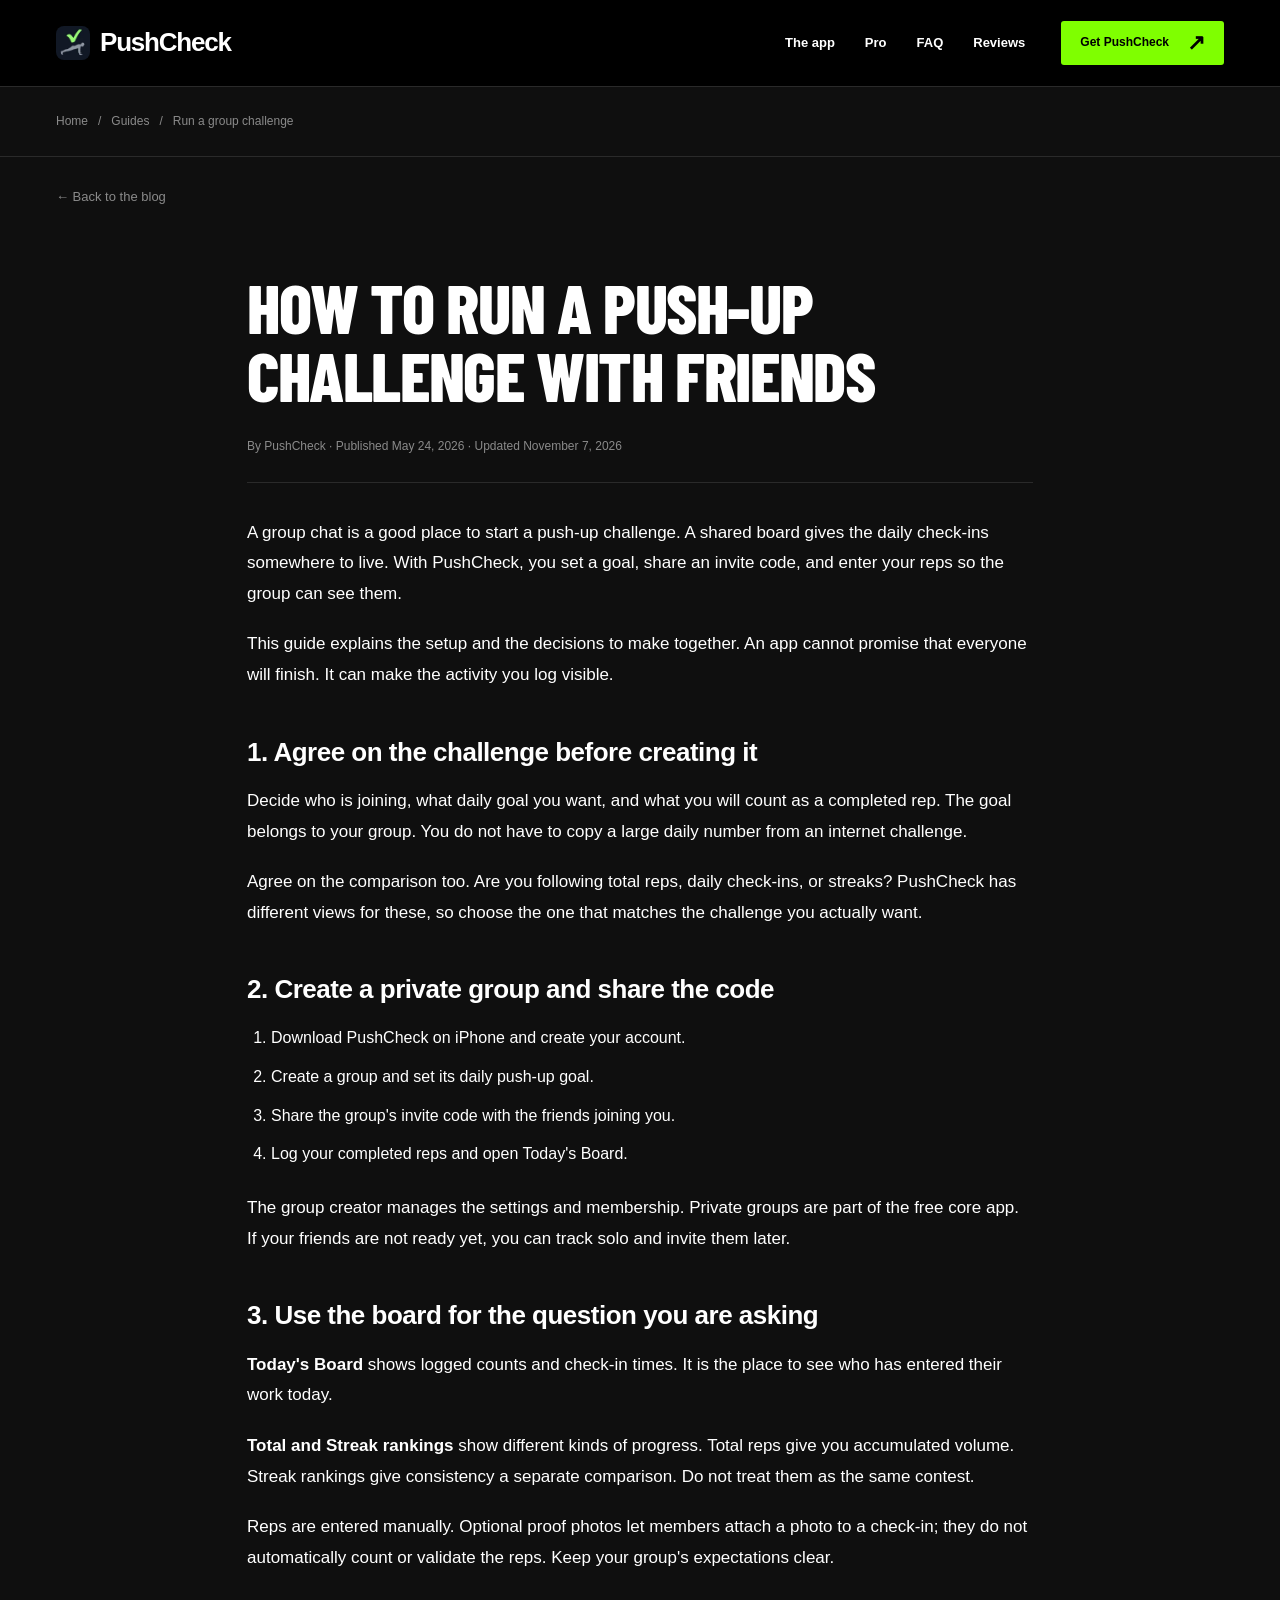
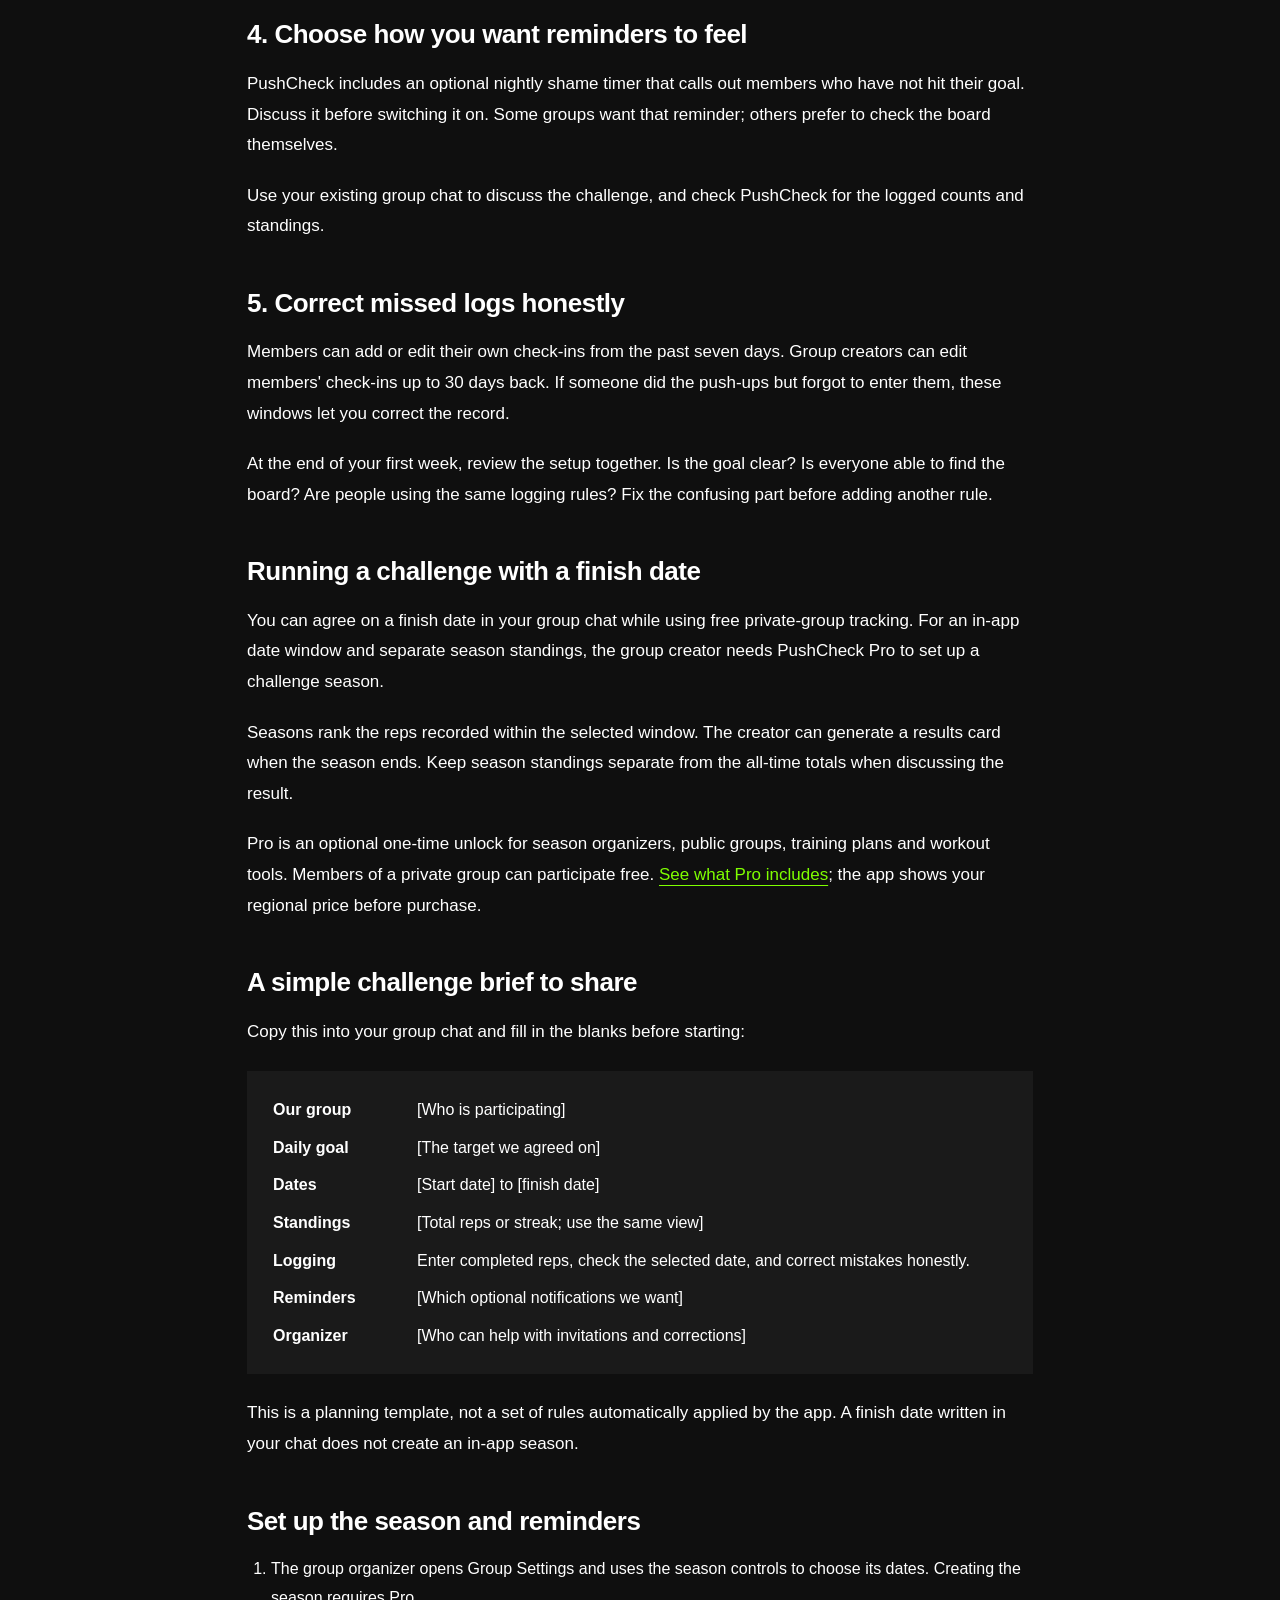
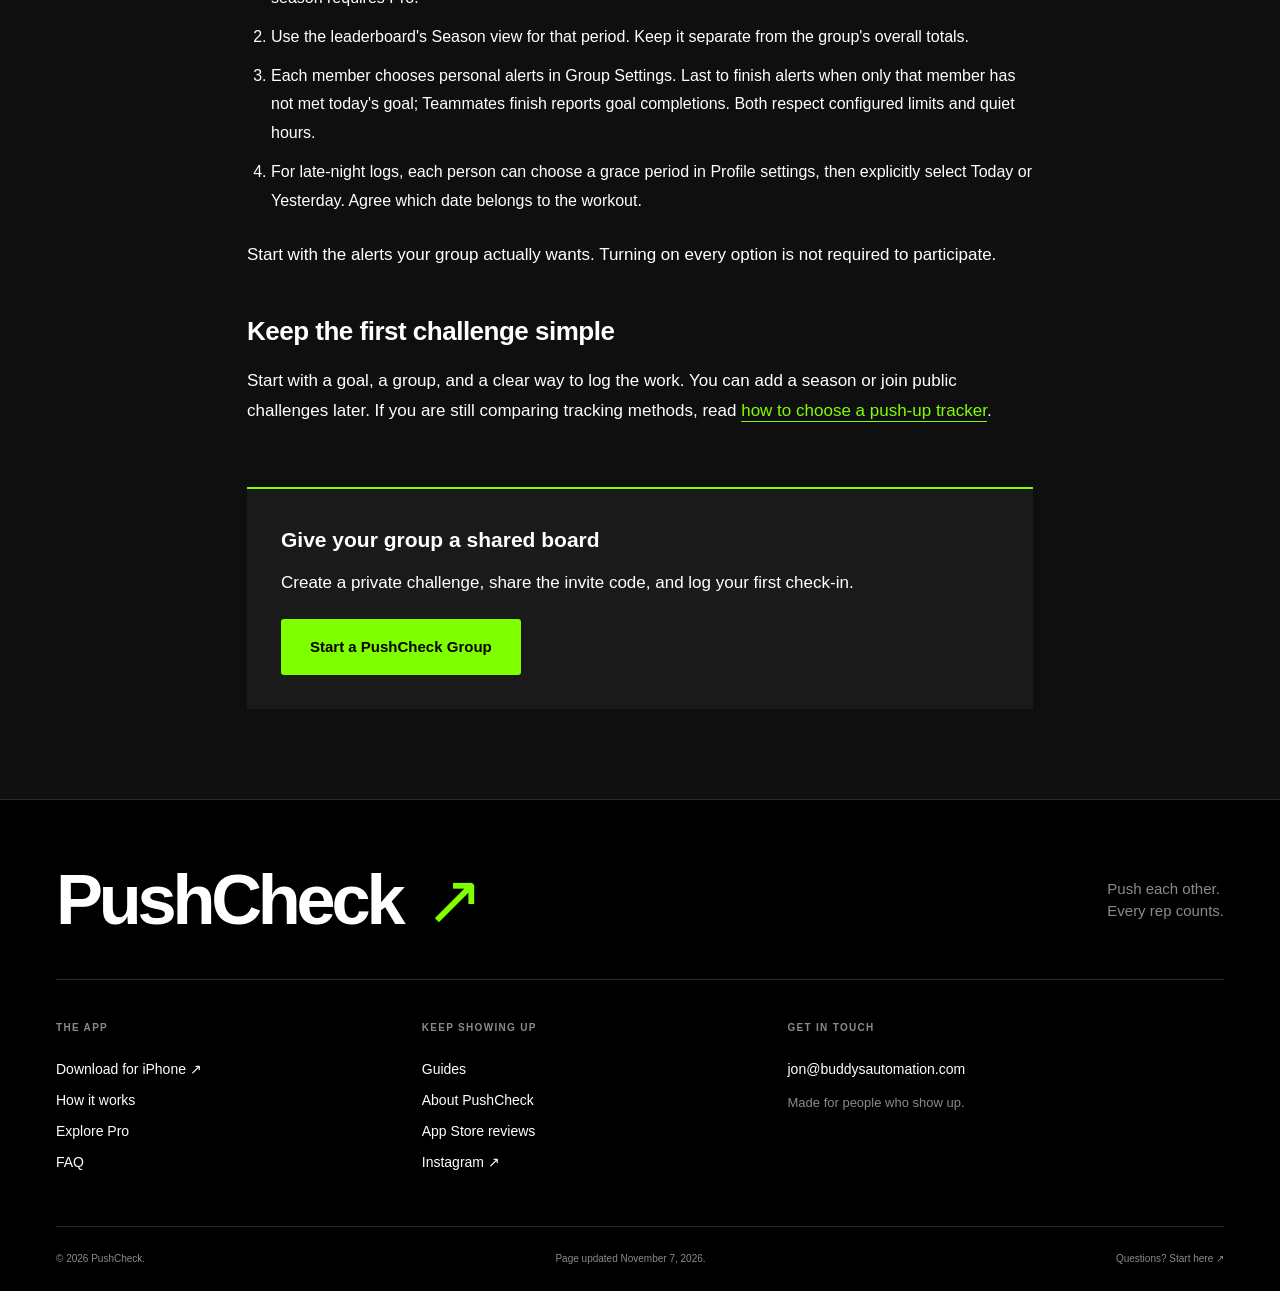
<file: blog/push-up-challenge-app-for-friends.html>
<!DOCTYPE html>
<html lang="en">
<head>
    <meta charset="UTF-8">
    <meta name="viewport" content="width=device-width, initial-scale=1.0">
    <title>How to Run a Push-Up Challenge with Friends</title>
    <meta name="description" content="Set up a PushCheck group, agree on a daily goal, invite friends, and track check-ins. A practical guide to boards, streaks, corrections, and optional Pro seasons.">
    <link rel="canonical" href="https://pushcheck.app/blog/push-up-challenge-app-for-friends">
    <meta property="og:title" content="How to Run a Push-Up Challenge with Friends">
    <meta property="og:description" content="Set up a PushCheck group, agree on a daily goal, invite friends, and track check-ins. A practical guide to boards, streaks, corrections, and optional Pro seasons.">
    <meta property="og:url" content="https://pushcheck.app/blog/push-up-challenge-app-for-friends">
    <meta property="og:type" content="article">
    <meta property="og:site_name" content="PushCheck">
    <meta property="og:image" content="https://pushcheck.app/logo.png">
    <meta property="og:image:alt" content="PushCheck app icon">
    <meta name="twitter:card" content="summary">
    <meta name="twitter:title" content="How to Run a Push-Up Challenge with Friends">
    <meta name="twitter:description" content="Set up a PushCheck group, agree on a daily goal, invite friends, and track check-ins. A practical guide to boards, streaks, corrections, and optional Pro seasons.">
    <meta name="twitter:image" content="https://pushcheck.app/logo.png">
    <link rel="icon" type="image/webp" href="/logo-80.webp">


    <!-- Schema.org Article -->
    <script type="application/ld+json">
{
  "@context": "https://schema.org",
  "@type": "Article",
  "headline": "How to Run a Push-Up Challenge with Friends",
  "description": "Set up a PushCheck group, agree on a daily goal, invite friends, and track check-ins. A practical guide to boards, streaks, corrections, and optional Pro seasons.",
  "datePublished": "2026-05-24",
  "dateModified": "2026-11-07",
  "author": {
    "@type": "Organization",
    "name": "PushCheck",
    "url": "https://pushcheck.app/brand-facts.html"
  },
  "publisher": {
    "@type": "Organization",
    "name": "PushCheck",
    "url": "https://pushcheck.app"
  },
  "mainEntityOfPage": {
    "@type": "WebPage",
    "@id": "https://pushcheck.app/blog/push-up-challenge-app-for-friends"
  }
}
    </script>

    <link rel="stylesheet" href="/style.css?v=20261107-pro">
<script type="application/ld+json">
{
  "@context": "https://schema.org",
  "@type": "BreadcrumbList",
  "itemListElement": [
    {
      "@type": "ListItem",
      "position": 1,
      "name": "Home",
      "item": "https://pushcheck.app/"
    },
    {
      "@type": "ListItem",
      "position": 2,
      "name": "Guides",
      "item": "https://pushcheck.app/blog.html"
    },
    {
      "@type": "ListItem",
      "position": 3,
      "name": "Run a group challenge",
      "item": "https://pushcheck.app/blog/push-up-challenge-app-for-friends"
    }
  ]
}
</script>
    <script src="/navigation.js?v=20261008" defer></script>
    <script src="/campaign-links.js?v=20261109" defer></script>
</head>
<body>

<a class="skip-link" href="#main-content">Skip to content</a>
    <nav class="site-nav" aria-label="Main navigation">
        <div class="container nav-content">
            <div class="logo"><a href="/" aria-label="PushCheck home"><img src="/logo-80.webp" alt="" width="40" height="40" class="logo-img"><span>PushCheck</span></a></div>
            <div class="nav-links"><a href="/#the-app">The app</a><a href="/pro.html">Pro</a><a href="/faq.html">FAQ</a><a href="/reviews.html">Reviews</a></div>
            <div class="nav-actions"><a href="https://apps.apple.com/app/apple-store/id6759138620?pt=128550277&amp;ct=web_friends_guide&amp;mt=8" class="download-btn">Get PushCheck <span aria-hidden="true">↗</span></a>
                <details class="mobile-menu"><summary aria-label="Navigation menu"><span class="menu-lines" aria-hidden="true"></span></summary><div class="mobile-menu-links"><a href="/#the-app">The app</a><a href="/pro.html">Pro</a><a href="/faq.html">FAQ</a><a href="/reviews.html">Reviews</a><a href="/blog.html">Guides</a><a href="/brand-facts.html">About</a></div></details>
            </div>
        </div>
    </nav>
    <nav aria-label="Breadcrumb" class="breadcrumbs"><div class="container"><ol><li><a href="/">Home</a></li><li><a href="/blog.html">Guides</a></li><li><span aria-current="page">Run a group challenge</span></li></ol></div></nav>
    <main id="main-content">

<a href="/blog.html" class="back-link">← Back to the blog</a>

<article class="blog-article">
    <h1>How to Run a Push-Up Challenge with Friends</h1>
    <div class="article-meta">
        By PushCheck · Published <time datetime="2026-05-24">May 24, 2026</time> · Updated <time datetime="2026-11-07">November 7, 2026</time>
    </div>

    <p>A group chat is a good place to start a push-up challenge. A shared board gives the daily check-ins somewhere to live. With PushCheck, you set a goal, share an invite code, and enter your reps so the group can see them.</p>
    <p>This guide explains the setup and the decisions to make together. An app cannot promise that everyone will finish. It can make the activity you log visible.</p>

    <h2>1. Agree on the challenge before creating it</h2>
    <p>Decide who is joining, what daily goal you want, and what you will count as a completed rep. The goal belongs to your group. You do not have to copy a large daily number from an internet challenge.</p>
    <p>Agree on the comparison too. Are you following total reps, daily check-ins, or streaks? PushCheck has different views for these, so choose the one that matches the challenge you actually want.</p>

    <h2>2. Create a private group and share the code</h2>
    <ol>
        <li>Download PushCheck on iPhone and create your account.</li>
        <li>Create a group and set its daily push-up goal.</li>
        <li>Share the group's invite code with the friends joining you.</li>
        <li>Log your completed reps and open Today's Board.</li>
    </ol>
    <p>The group creator manages the settings and membership. Private groups are part of the free core app. If your friends are not ready yet, you can track solo and invite them later.</p>

    <h2>3. Use the board for the question you are asking</h2>
    <p><strong>Today's Board</strong> shows logged counts and check-in times. It is the place to see who has entered their work today.</p>
    <p><strong>Total and Streak rankings</strong> show different kinds of progress. Total reps give you accumulated volume. Streak rankings give consistency a separate comparison. Do not treat them as the same contest.</p>
    <p>Reps are entered manually. Optional proof photos let members attach a photo to a check-in; they do not automatically count or validate the reps. Keep your group's expectations clear.</p>

    <h2>4. Choose how you want reminders to feel</h2>
    <p>PushCheck includes an optional nightly shame timer that calls out members who have not hit their goal. Discuss it before switching it on. Some groups want that reminder; others prefer to check the board themselves.</p>
    <p>Use your existing group chat to discuss the challenge, and check PushCheck for the logged counts and standings.</p>

    <h2>5. Correct missed logs honestly</h2>
    <p>Members can add or edit their own check-ins from the past seven days. Group creators can edit members' check-ins up to 30 days back. If someone did the push-ups but forgot to enter them, these windows let you correct the record.</p>
    <p>At the end of your first week, review the setup together. Is the goal clear? Is everyone able to find the board? Are people using the same logging rules? Fix the confusing part before adding another rule.</p>

    <h2>Running a challenge with a finish date</h2>
    <p>You can agree on a finish date in your group chat while using free private-group tracking. For an in-app date window and separate season standings, the group creator needs PushCheck Pro to set up a challenge season.</p>
    <p>Seasons rank the reps recorded within the selected window. The creator can generate a results card when the season ends. Keep season standings separate from the all-time totals when discussing the result.</p>
    <p>Pro is an optional one-time unlock for season organizers, public groups, training plans and workout tools. Members of a private group can participate free. <a href="/pro.html">See what Pro includes</a>; the app shows your regional price before purchase.</p>

    <h2>A simple challenge brief to share</h2>
    <p>Copy this into your group chat and fill in the blanks before starting:</p>
    <div class="challenge-brief"><dl>
      <dt>Our group</dt><dd>[Who is participating]</dd>
      <dt>Daily goal</dt><dd>[The target we agreed on]</dd>
      <dt>Dates</dt><dd>[Start date] to [finish date]</dd>
      <dt>Standings</dt><dd>[Total reps or streak; use the same view]</dd>
      <dt>Logging</dt><dd>Enter completed reps, check the selected date, and correct mistakes honestly.</dd>
      <dt>Reminders</dt><dd>[Which optional notifications we want]</dd>
      <dt>Organizer</dt><dd>[Who can help with invitations and corrections]</dd>
    </dl></div>
    <p>This is a planning template, not a set of rules automatically applied by the app. A finish date written in your chat does not create an in-app season.</p>
    <h2>Set up the season and reminders</h2>
    <ol><li>The group organizer opens Group Settings and uses the season controls to choose its dates. Creating the season requires Pro.</li><li>Use the leaderboard's Season view for that period. Keep it separate from the group's overall totals.</li><li>Each member chooses personal alerts in Group Settings. Last to finish alerts when only that member has not met today's goal; Teammates finish reports goal completions. Both respect configured limits and quiet hours.</li><li>For late-night logs, each person can choose a grace period in Profile settings, then explicitly select Today or Yesterday. Agree which date belongs to the workout.</li></ol>
    <p>Start with the alerts your group actually wants. Turning on every option is not required to participate.</p>

    <h2>Keep the first challenge simple</h2>
    <p>Start with a goal, a group, and a clear way to log the work. You can add a season or join public challenges later. If you are still comparing tracking methods, read <a href="/blog/best-push-up-tracker-app">how to choose a push-up tracker</a>.</p>

    <div class="article-cta">
        <h3>Give your group a shared board</h3>
        <p>Create a private challenge, share the invite code, and log your first check-in.</p>
        <a href="https://apps.apple.com/app/apple-store/id6759138620?pt=128550277&amp;ct=web_friends_guide&amp;mt=8" class="cta-button">Start a PushCheck Group</a>
    </div>
</article>

</main>
<footer>
        <div class="container">
            <div class="footer-top"><a class="footer-brand" href="/">PushCheck<span aria-hidden="true">↗</span></a><p>Push each other.<br>Every rep counts.</p></div>
            <div class="footer-content">
                <div class="footer-section"><h4>The app</h4><a href="https://apps.apple.com/app/apple-store/id6759138620?pt=128550277&amp;ct=web_friends_guide&amp;mt=8">Download for iPhone ↗</a><a href="/#how-it-works">How it works</a><a href="/pro.html">Explore Pro</a><a href="/faq.html">FAQ</a></div>
                <div class="footer-section"><h4>Keep showing up</h4><a href="/blog.html">Guides</a><a href="/brand-facts.html">About PushCheck</a><a href="/reviews.html">App Store reviews</a><a href="https://www.instagram.com/pushcheckapp/">Instagram ↗</a></div>
                <div class="footer-section"><h4>Get in touch</h4><a href="mailto:jon@buddysautomation.com">jon@buddysautomation.com</a><p>Made for people who show up.</p></div>
            </div>
            <div class="footer-bottom"><p>&copy; 2026 PushCheck.</p><p>Page updated <time datetime="2026-11-07">November 7, 2026</time>.</p><a href="/faq.html">Questions? Start here ↗</a></div>
        </div>
    </footer>
</body>
</html>
</file>
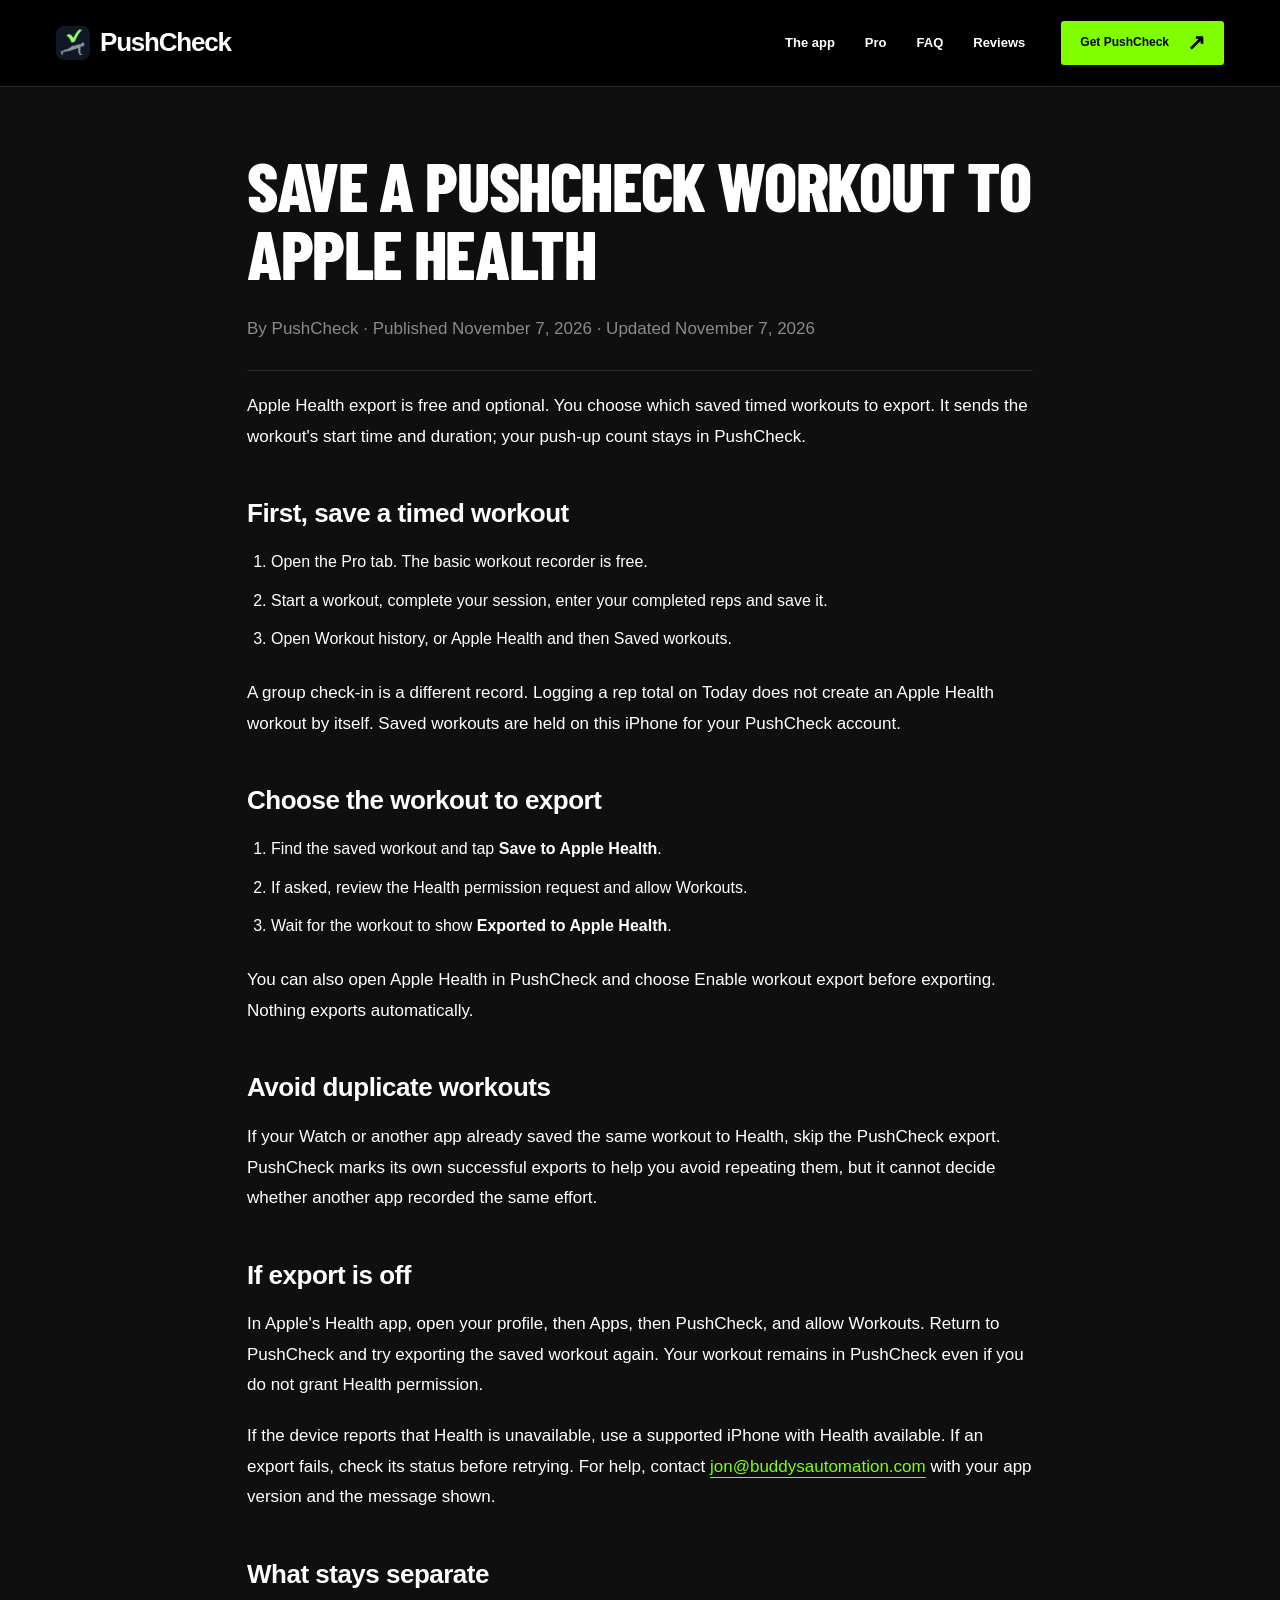
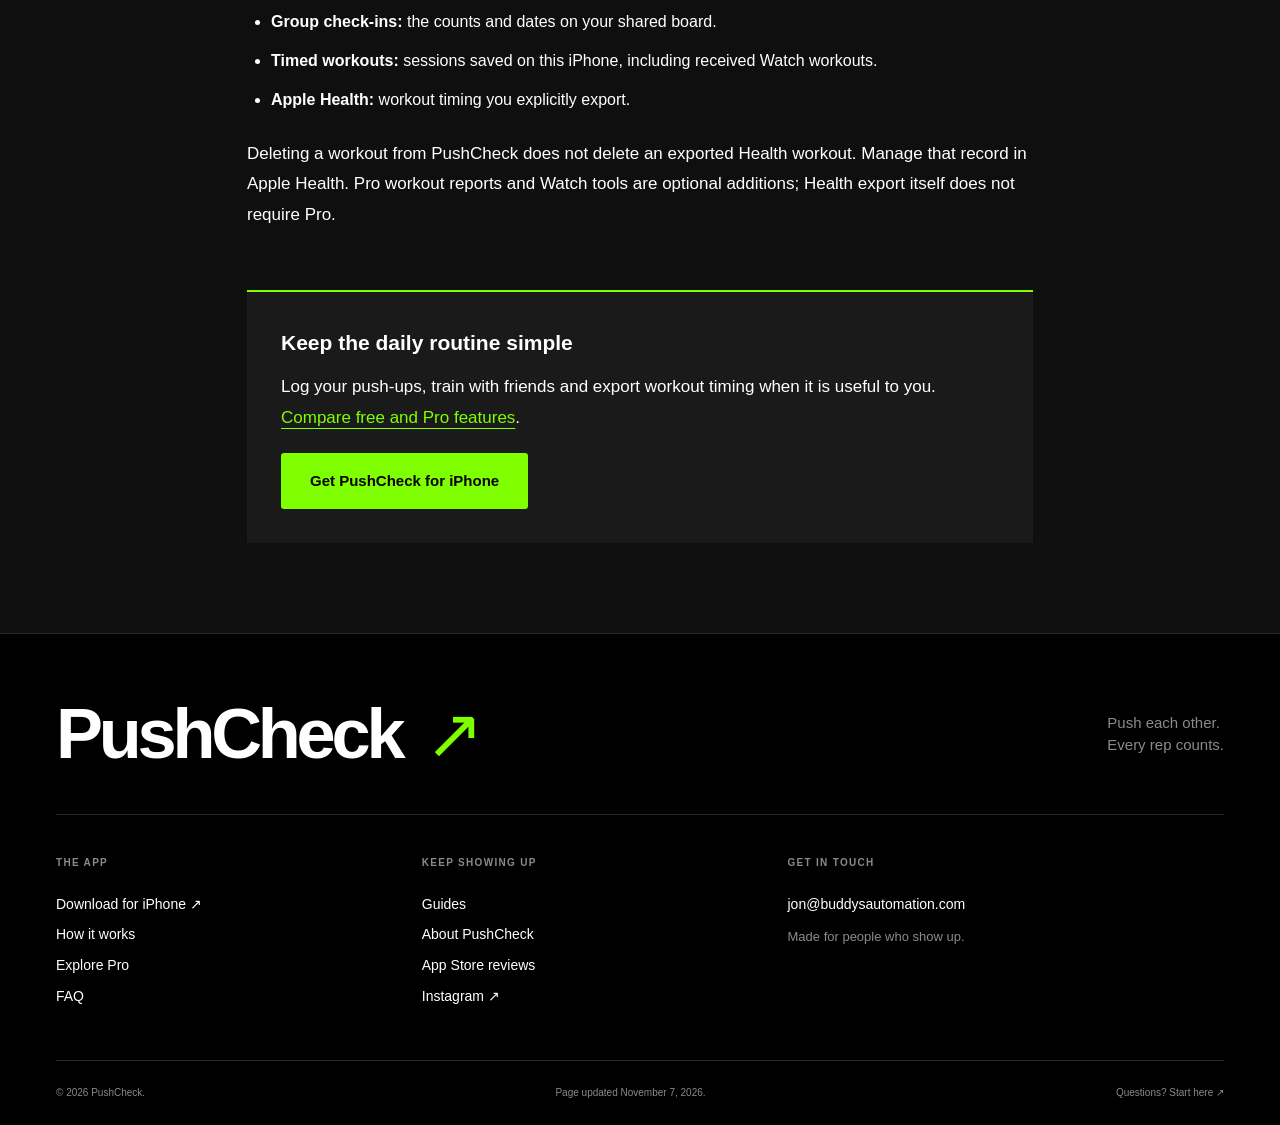
<file: guides/push-ups-apple-health.html>
<!doctype html>
<html lang="en"><head><meta charset="utf-8"><meta name="viewport" content="width=device-width, initial-scale=1">
<title>Save a PushCheck workout to Apple Health</title><meta name="description" content="Export saved PushCheck workout timing to Apple Health for free. Follow the permission and export steps, avoid duplicates and keep group check-ins separate."><link rel="canonical" href="https://pushcheck.app/guides/push-ups-apple-health.html">
<meta property="og:title" content="Save a PushCheck workout to Apple Health"><meta property="og:description" content="Export saved PushCheck workout timing to Apple Health for free. Follow the permission and export steps, avoid duplicates and keep group check-ins separate."><meta property="og:url" content="https://pushcheck.app/guides/push-ups-apple-health.html"><meta property="og:type" content="website"><meta property="og:site_name" content="PushCheck"><meta property="og:image" content="https://pushcheck.app/logo.png"><meta property="og:image:alt" content="PushCheck app icon">
<meta name="twitter:card" content="summary"><meta name="twitter:title" content="Save a PushCheck workout to Apple Health"><meta name="twitter:description" content="Export saved PushCheck workout timing to Apple Health for free. Follow the permission and export steps, avoid duplicates and keep group check-ins separate."><meta name="twitter:image" content="https://pushcheck.app/logo.png">
<link rel="icon" type="image/webp" href="/logo-80.webp"><link rel="stylesheet" href="/style.css?v=20261107-pro"><script src="/navigation.js?v=20261008" defer></script>
<script type="application/ld+json">{
  "@context": "https://schema.org",
  "@type": "Article",
  "name": "Save a PushCheck workout to Apple Health",
  "url": "https://pushcheck.app/guides/push-ups-apple-health.html",
  "description": "Export saved PushCheck workout timing to Apple Health for free. Follow the permission and export steps, avoid duplicates and keep group check-ins separate.",
  "dateModified": "2026-11-07",
  "publisher": {
    "@type": "Organization",
    "name": "PushCheck",
    "url": "https://pushcheck.app/brand-facts.html"
  },
  "headline": "Save a PushCheck workout to Apple Health",
  "datePublished": "2026-11-07",
  "author": {
    "@type": "Organization",
    "name": "PushCheck",
    "url": "https://pushcheck.app/brand-facts.html"
  }
}</script>    <script src="/campaign-links.js?v=20261109" defer></script>
</head><body><a class="skip-link" href="#main-content">Skip to content</a><nav class="site-nav" aria-label="Main navigation">
        <div class="container nav-content">
            <div class="logo"><a href="/" aria-label="PushCheck home"><img src="/logo-80.webp" alt="" width="40" height="40" class="logo-img"><span>PushCheck</span></a></div>
            <div class="nav-links"><a href="/#the-app">The app</a><a href="/pro.html">Pro</a><a href="/faq.html">FAQ</a><a href="/reviews.html">Reviews</a></div>
            <div class="nav-actions"><a href="https://apps.apple.com/app/apple-store/id6759138620?pt=128550277&amp;ct=web_apple_health&amp;mt=8" class="download-btn">Get PushCheck <span aria-hidden="true">↗</span></a>
                <details class="mobile-menu"><summary aria-label="Navigation menu"><span class="menu-lines" aria-hidden="true"></span></summary><div class="mobile-menu-links"><a href="/#the-app">The app</a><a href="/pro.html">Pro</a><a href="/faq.html">FAQ</a><a href="/reviews.html">Reviews</a><a href="/blog.html">Guides</a><a href="/brand-facts.html">About</a></div></details>
            </div>
        </div>
    </nav><main id="main-content"><article class="blog-article"><h1>Save a PushCheck workout to Apple Health</h1><p class="article-meta">By PushCheck · Published <time datetime="2026-11-07">November 7, 2026</time> · Updated <time datetime="2026-11-07">November 7, 2026</time></p><p>Apple Health export is free and optional. You choose which saved timed workouts to export. It sends the workout's start time and duration; your push-up count stays in PushCheck.</p>
<h2>First, save a timed workout</h2><ol><li>Open the Pro tab. The basic workout recorder is free.</li><li>Start a workout, complete your session, enter your completed reps and save it.</li><li>Open Workout history, or Apple Health and then Saved workouts.</li></ol><p>A group check-in is a different record. Logging a rep total on Today does not create an Apple Health workout by itself. Saved workouts are held on this iPhone for your PushCheck account.</p>
<h2>Choose the workout to export</h2><ol><li>Find the saved workout and tap <strong>Save to Apple Health</strong>.</li><li>If asked, review the Health permission request and allow Workouts.</li><li>Wait for the workout to show <strong>Exported to Apple Health</strong>.</li></ol><p>You can also open Apple Health in PushCheck and choose Enable workout export before exporting. Nothing exports automatically.</p>
<h2>Avoid duplicate workouts</h2><p>If your Watch or another app already saved the same workout to Health, skip the PushCheck export. PushCheck marks its own successful exports to help you avoid repeating them, but it cannot decide whether another app recorded the same effort.</p>
<h2>If export is off</h2><p>In Apple's Health app, open your profile, then Apps, then PushCheck, and allow Workouts. Return to PushCheck and try exporting the saved workout again. Your workout remains in PushCheck even if you do not grant Health permission.</p><p>If the device reports that Health is unavailable, use a supported iPhone with Health available. If an export fails, check its status before retrying. For help, contact <a href="mailto:jon@buddysautomation.com">jon@buddysautomation.com</a> with your app version and the message shown.</p>
<h2>What stays separate</h2><ul><li><strong>Group check-ins:</strong> the counts and dates on your shared board.</li><li><strong>Timed workouts:</strong> sessions saved on this iPhone, including received Watch workouts.</li><li><strong>Apple Health:</strong> workout timing you explicitly export.</li></ul><p>Deleting a workout from PushCheck does not delete an exported Health workout. Manage that record in Apple Health. Pro workout reports and Watch tools are optional additions; Health export itself does not require Pro.</p><div class="article-cta"><h3>Keep the daily routine simple</h3><p>Log your push-ups, train with friends and export workout timing when it is useful to you. <a href="/pro.html">Compare free and Pro features</a>.</p><a class="cta-button" href="https://apps.apple.com/app/apple-store/id6759138620?pt=128550277&amp;ct=web_apple_health&amp;mt=8">Get PushCheck for iPhone</a></div></article></main><footer>
        <div class="container">
            <div class="footer-top"><a class="footer-brand" href="/">PushCheck<span aria-hidden="true">↗</span></a><p>Push each other.<br>Every rep counts.</p></div>
            <div class="footer-content">
                <div class="footer-section"><h4>The app</h4><a href="https://apps.apple.com/app/apple-store/id6759138620?pt=128550277&amp;ct=web_apple_health&amp;mt=8">Download for iPhone ↗</a><a href="/#how-it-works">How it works</a><a href="/pro.html">Explore Pro</a><a href="/faq.html">FAQ</a></div>
                <div class="footer-section"><h4>Keep showing up</h4><a href="/blog.html">Guides</a><a href="/brand-facts.html">About PushCheck</a><a href="/reviews.html">App Store reviews</a><a href="https://www.instagram.com/pushcheckapp/">Instagram ↗</a></div>
                <div class="footer-section"><h4>Get in touch</h4><a href="mailto:jon@buddysautomation.com">jon@buddysautomation.com</a><p>Made for people who show up.</p></div>
            </div>
            <div class="footer-bottom"><p>&copy; 2026 PushCheck.</p><p>Page updated <time datetime="2026-11-07">November 7, 2026</time>.</p><a href="/faq.html">Questions? Start here ↗</a></div>
        </div>
    </footer></body></html>
</file>
<file: style.css>
/* PushCheck / Push each other. */
@font-face {
    font-family: 'Barlow Condensed';
    src: url('/assets/barlow-condensed-extrabold.ttf') format('truetype');
    font-style: normal;
    font-weight: 800;
    font-display: swap;
}
:root {
    --primary: #7FFF00;
    --primary-dark: #6BE000;
    --accent-yellow: #FFD700;
    --text-dark: #ffffff;
    --text-light: #8a8a8a;
    --bg-light: #1a1a1a;
    --bg-white: #0f0f0f;
    --bg-dark: #000000;
    --card-bg: #1e1e1e;
    --border: #2a2a2a;
    --display: 'Barlow Condensed', Impact, 'Arial Narrow', sans-serif;
}
* { box-sizing: border-box; margin: 0; padding: 0; }
html { scroll-behavior: smooth; scroll-padding-top: 100px; }
body { font-family: -apple-system, BlinkMacSystemFont, 'Segoe UI', Arial, sans-serif; background: var(--bg-white); color: var(--text-dark); line-height: 1.6; -webkit-font-smoothing: antialiased; }
img { max-width: 100%; display: block; }
a { color: inherit; text-underline-offset: 5px; }
a:focus-visible, summary:focus-visible { outline: 3px solid var(--primary); outline-offset: 5px; }
::selection { color: var(--bg-dark); background: var(--primary); }
.container { width: 100%; max-width: 1440px; padding: 0 56px; margin: 0 auto; }
.skip-link { position: fixed; top: -80px; left: 16px; z-index: 200; background: var(--primary); color: var(--bg-dark); padding: 12px 20px; }
.skip-link:focus { top: 12px; }
.site-nav { position: sticky; top: 0; z-index: 100; background: var(--bg-dark); border-bottom: 1px solid var(--border); }
.nav-content { min-height: 86px; display: flex; align-items: center; gap: 36px; }
.logo { margin-right: auto; }
.logo a { display: flex; gap: 10px; align-items: center; font-size: 26px; font-weight: 800; letter-spacing: -1.2px; text-decoration: none; }
.logo-img { width: 34px; height: 34px; border-radius: 8px; }
.nav-links, .nav-actions { display: flex; align-items: center; gap: 30px; }
.nav-links a { text-decoration: none; font-size: 13px; font-weight: 600; }
.nav-links a:hover, .text-link:hover { color: var(--primary); }
.download-btn, .cta-button { display: inline-flex; align-items: center; justify-content: center; gap: 28px; min-height: 56px; padding: 14px 28px; background: var(--primary); color: var(--bg-dark); text-decoration: none; font-size: 15px; font-weight: 750; border: 1px solid transparent; border-radius: 3px; transition: background .2s, transform .2s; }
.download-btn { min-height: 44px; padding: 10px 18px; font-size: 12px; gap: 18px; }
.download-btn:hover, .cta-button:hover { background: var(--primary-dark); transform: translateY(-2px); }
.cta-button span, .download-btn span { font-size: 22px; line-height: 1; }
.mobile-menu { display: none; }
.eyebrow { font-size: 11px; font-weight: 750; line-height: 1.5; letter-spacing: .16em; text-transform: uppercase; }
.display-title { font-family: var(--display); font-weight: 800; font-size: clamp(64px, 6.6vw, 102px); text-transform: uppercase; letter-spacing: -.025em; line-height: .92; margin: 22px 0 30px; }
.section-lead { font-size: 18px; line-height: 1.65; max-width: 40ch; }
.section-space { padding: 120px 0; }
.section-heading { display: flex; justify-content: space-between; align-items: end; gap: 64px; margin-bottom: 58px; }
.section-heading .display-title { margin-bottom: 0; }
.section-heading > p { max-width: 33ch; color: var(--text-light); }
.text-link { display: inline-flex; align-items: center; justify-content: space-between; gap: 28px; border-bottom: 1px solid currentColor; padding: 10px 0; text-decoration: none; font-size: 14px; font-weight: 650; }
.text-link span { font-size: 21px; }
.small-text { color: var(--text-light); font-size: 13px; line-height: 1.6; }
/* The campaign */
.campaign-hero { isolation: isolate; position: relative; min-height: 740px; display: flex; align-items: center; background: var(--bg-dark); overflow: hidden; }
.hero-image, .hero-shade { position: absolute; inset: 0; width: 100%; height: 100%; }
.hero-image { object-fit: cover; object-position: center; z-index: -3; }
.hero-shade { background: linear-gradient(90deg, rgba(0,0,0,.82), rgba(0,0,0,.25) 49%, rgba(0,0,0,0) 75%), linear-gradient(0deg, rgba(0,0,0,.5), transparent 25%); z-index: -2; }
.hero-content { position: relative; padding-top: 52px; padding-bottom: 100px; }
.hero-content .eyebrow { color: var(--text-dark); margin-bottom: 24px; }
.campaign-hero h1 { font-family: var(--display); font-size: clamp(90px, 10.4vw, 156px); font-weight: 800; line-height: .84; letter-spacing: -.025em; text-transform: uppercase; margin: 0 0 30px; }
.campaign-hero h1 span { color: var(--primary); }
.hero-copy { max-width: 31ch; font-size: 17px; line-height: 1.5; margin-bottom: 28px; }
.hero-note { font-size: 11px; margin-top: 14px; opacity: .75; }
.hero-foot { position: absolute; left: 50%; transform: translateX(-50%); bottom: 25px; display: flex; align-items: center; justify-content: space-between; font-size: 10px; letter-spacing: .13em; text-transform: uppercase; font-weight: 700; }
.hero-foot a { text-decoration: none; }
.hero-foot a span { font-size: 20px; padding-left: 16px; }
.manifesto-strip { display: flex; justify-content: center; align-items: center; gap: 50px; background: var(--primary); color: var(--bg-dark); padding: 22px; font: 800 28px/1 var(--display); text-transform: uppercase; letter-spacing: .02em; }
.manifesto-strip span[aria-hidden] { font: 22px/1 Arial, sans-serif; }
/* The actual product */
.product-section { background: var(--primary); color: var(--bg-dark); }
.product-grid { display: grid; grid-template-columns: 1.15fr 1fr; gap: 100px; align-items: center; }
.product-copy .section-lead { max-width: 39ch; }
.product-points { margin: 32px 0 24px; }
.product-points > div { display: flex; gap: 22px; border-top: 1px solid var(--text-light); padding: 23px 0; }
.point-number { font-family: var(--display); font-size: 28px; line-height: 1.1; }
.product-points h3 { font-size: 18px; line-height: 1.2; margin-bottom: 8px; }
.product-points p { font-size: 14px; line-height: 1.6; max-width: 37ch; }
.dark-link:hover { color: var(--bg-light); }
.app-visual { margin: 0; display: flex; flex-direction: column; align-items: center; }
.app-visual img { width: 100%; max-width: 380px; height: auto; border-radius: 16px; }
.app-visual figcaption { font-size: 10px; text-transform: uppercase; letter-spacing: .12em; font-weight: 600; margin-top: 24px; text-align: center; }
/* A repeatable routine */
.ritual-section { background: var(--bg-white); }
.ritual-steps { list-style: none; display: grid; grid-template-columns: repeat(3, 1fr); }
.ritual-steps li { border-top: 1px solid var(--border); padding: 32px 34px 0 0; }
.ritual-steps li + li { padding-left: 34px; border-left: 1px solid var(--border); }
.giant-number { display: block; font-family: var(--display); font-size: 90px; line-height: 1; color: var(--primary); margin-bottom: 28px; }
.ritual-steps h3 { font-size: 22px; line-height: 1.2; letter-spacing: -.5px; margin-bottom: 14px; }
.ritual-steps p { font-size: 15px; max-width: 30ch; color: var(--text-light); }
/* The crew */
.crew-section { display: grid; grid-template-columns: 1fr 1fr; background: var(--bg-dark); }
.crew-photo { min-width: 0; }
.crew-photo img { width: 100%; height: 100%; object-fit: cover; object-position: center; }
.crew-copy { display: flex; flex-direction: column; align-items: flex-start; justify-content: center; padding: 80px clamp(32px, 6vw, 100px); }
.crew-copy .display-title { font-size: clamp(66px, 6.5vw, 100px); }
.crew-copy h2 span { color: var(--primary); }
.crew-copy > p:not(.eyebrow):not(.section-lead) { font-size: 14px; color: var(--text-light); margin: 20px 0 28px; max-width: 39ch; }
.crew-copy .text-link { margin-top: 22px; font-size: 12px; }
.button-light { background: var(--text-dark); }
.button-light:hover { background: var(--primary); }
/* Clear membership choice */
.membership-section { background: var(--bg-light); }
.membership-grid { display: grid; grid-template-columns: 1fr 1fr; border-top: 1px solid var(--text-light); }
.membership-grid article { padding: 34px 48px 4px 0; }
.membership-grid article + article { padding-left: 48px; border-left: 1px solid var(--border); }
.membership-grid h3 { font-size: 32px; letter-spacing: -1px; line-height: 1.2; margin: 18px 0 26px; }
.membership-grid ul { list-style: none; margin-bottom: 28px; }
.membership-grid li { display: flex; align-items: center; gap: 14px; font-size: 15px; padding: 7px 0; }
.membership-grid li:before { content: '+'; color: var(--primary); font-size: 20px; }
.membership-note { font-size: 13px; color: var(--text-light); max-width: 36ch; margin-bottom: 10px; }
.pro-tier .eyebrow { color: var(--primary); }
.membership-footnote { margin-top: 35px; }
/* Final action */
.final-cta { background: var(--primary); color: var(--bg-dark); text-align: center; padding: 105px 0; }
.final-cta h2 { font-family: var(--display); font-size: clamp(76px, 10.5vw, 154px); font-weight: 800; letter-spacing: -.025em; line-height: .86; text-transform: uppercase; margin: 28px 0 36px; }
.button-black { background: var(--bg-dark); color: var(--text-dark); }
.button-black:hover { background: var(--bg-light); }
.final-cta p:last-child { font-size: 13px; margin-top: 18px; }
.final-cta a:focus-visible, .product-section a:focus-visible { outline-color: var(--bg-dark); }
/* Shared editorial pages */
.breadcrumbs { position: static; padding: 25px 0; border-bottom: 1px solid var(--border); }
.breadcrumbs ol { display: flex; flex-wrap: wrap; gap: 10px; list-style: none; font-size: 12px; color: var(--text-light); }
.breadcrumbs li + li:before { content: '/'; padding-right: 10px; }
.breadcrumbs a { text-decoration: none; }
.faq-hero { padding: 76px 0 60px; background: var(--bg-dark); border-bottom: 1px solid var(--border); }
.faq-hero h1 { font-family: var(--display); font-size: clamp(52px, 7.2vw, 104px); line-height: .95; text-transform: uppercase; letter-spacing: -.02em; max-width: 16ch; margin-bottom: 24px; }
.faq-hero p { color: var(--text-light); font-size: 18px; max-width: 50ch; }
.faq-content { max-width: 1060px; margin: 0 auto; padding: 64px 0 100px; }
.faq-content h2 { font-family: var(--display); font-size: 42px; line-height: 1.05; text-transform: uppercase; margin: 60px 0 30px; padding-top: 26px; border-top: 2px solid var(--primary); }
.faq-content h2:first-child { margin-top: 0; }
.faq-item { padding: 0 0 28px; margin-bottom: 28px; border-bottom: 1px solid var(--border); }
.faq-item h3 { font-size: 22px; line-height: 1.3; letter-spacing: -.4px; margin-bottom: 14px; }
.faq-content p, .faq-item p { font-size: 16px; line-height: 1.8; margin-bottom: 16px; color: var(--text-light); }
.faq-content a, .blog-article a { color: var(--primary); }
.content-list { padding-left: 23px; color: var(--text-light); font-size: 16px; line-height: 1.85; margin: 20px 0 30px; }
.content-list li { padding-bottom: 8px; }
.blog-article { max-width: 850px; margin: 64px auto 90px; padding: 0 32px; }
.blog-article h1 { font-family: var(--display); font-size: clamp(48px, 5.4vw, 78px); text-transform: uppercase; line-height: .98; letter-spacing: -.02em; margin-bottom: 28px; }
.article-meta { font-size: 12px; line-height: 1.7; color: var(--text-light); border-bottom: 1px solid var(--border); padding-bottom: 25px; margin-bottom: 35px; }
.blog-article h2 { font-size: 26px; letter-spacing: -.5px; line-height: 1.25; margin: 45px 0 18px; }
.blog-article h3 { font-size: 21px; margin: 28px 0 12px; }
.blog-article p { margin-bottom: 20px; line-height: 1.8; font-size: 17px; }
.blog-article ul, .blog-article ol { margin: 0 0 24px 24px; line-height: 1.8; }
.blog-article li { margin-bottom: 10px; }
.article-cta { margin-top: 60px; padding: 34px; background: var(--bg-light); border-top: 2px solid var(--primary); }
.article-cta h3 { margin-top: 0; }
.article-cta .cta-button { color: var(--bg-dark); }
.back-link { display: inline-block; margin: 30px 56px 0; text-decoration: none; font-size: 13px; color: var(--text-light); }
.cta-section { padding: 75px 0; border-top: 1px solid var(--border); background: var(--bg-dark); }
.cta-section h2 { font-family: var(--display); font-size: clamp(42px, 5vw, 70px); text-transform: uppercase; line-height: 1; margin-bottom: 25px; }
.cta-section .small-text { margin-top: 18px; max-width: 65ch; }
/* Footer */
footer { padding: 65px 0 24px; background: var(--bg-dark); border-top: 1px solid var(--border); }
.footer-top { display: flex; align-items: center; justify-content: space-between; padding-bottom: 44px; margin-bottom: 40px; border-bottom: 1px solid var(--border); gap: 32px; }
.footer-brand { display: inline-flex; gap: 24px; align-items: center; font-size: clamp(38px, 5.5vw, 76px); font-weight: 800; letter-spacing: -.06em; line-height: 1; text-decoration: none; }
.footer-brand span { color: var(--primary); font-weight: 400; }
.footer-top > p { font-size: 15px; line-height: 1.5; color: var(--text-light); }
.footer-content { display: grid; grid-template-columns: 1fr 1fr 1.3fr; gap: 30px; margin-bottom: 48px; }
.footer-section h4 { font-size: 10px; font-weight: 700; text-transform: uppercase; letter-spacing: .13em; color: var(--text-light); margin-bottom: 18px; }
.footer-section a { display: block; font-size: 14px; text-decoration: none; line-height: 2.2; }
.footer-section a:hover { color: var(--primary); }
.footer-section p { color: var(--text-light); font-size: 13px; margin-top: 8px; }
.footer-bottom { display: flex; justify-content: space-between; gap: 20px; border-top: 1px solid var(--border); padding-top: 24px; color: var(--text-light); font-size: 10px; }
.footer-bottom a { text-decoration: none; }
@media (min-width: 1600px) { .campaign-hero { min-height: 860px; } }
@media (max-width: 1100px) {
    .container { padding-left: 36px; padding-right: 36px; }
    .nav-content { gap: 26px; }
    .nav-links { gap: 20px; }
    .campaign-hero { min-height: 690px; }
    .campaign-hero h1 { font-size: 118px; }
    .hero-image { object-position: 61% center; }
    .hero-content .eyebrow { max-width: 26ch; }
    .product-grid { gap: 50px; }
    .section-space { padding: 85px 0; }
    .crew-copy { padding: 58px 36px; }
    .crew-copy .display-title { font-size: 70px; }
    .section-heading { gap: 30px; }
    .section-heading .section-lead { font-size: 16px; }
}
@media (max-width: 760px) {
    html { scroll-padding-top: 80px; }
    .container { padding-left: 24px; padding-right: 24px; }
    .nav-content { min-height: 72px; gap: 12px; }
    .logo a { font-size: 22px; gap: 7px; }
    .logo-img { width: 28px; height: 28px; }
    .nav-links { display: none; }
    .nav-actions { gap: 12px; }
    .download-btn { font-size: 11px; padding: 10px 13px; gap: 10px; }
    .download-btn span { font-size: 18px; }
    .mobile-menu { display: block; }
    .mobile-menu summary { list-style: none; width: 36px; height: 44px; display: flex; align-items: center; justify-content: center; cursor: pointer; }
    .mobile-menu summary::-webkit-details-marker { display: none; }
    .menu-lines { width: 19px; height: 8px; border-top: 1px solid var(--text-dark); border-bottom: 1px solid var(--text-dark); }
    .mobile-menu[open] .menu-lines { transform: rotate(-45deg); }
    .mobile-menu-links { position: absolute; top: 100%; left: 0; width: 100%; padding: 16px 24px; background: var(--bg-dark); border-bottom: 1px solid var(--border); box-shadow: 0 20px 30px rgba(0,0,0,.3); }
    .mobile-menu-links a { display: block; padding: 12px 0; text-decoration: none; font-size: 17px; }
    .campaign-hero { display: block; min-height: 0; overflow: visible; }
    .hero-image { position: relative; height: 390px; object-position: 73% center; z-index: 0; }
    .hero-shade { display: none; }
    .hero-content { padding-top: 36px; padding-bottom: 46px; }
    .hero-content .eyebrow { max-width: none; font-size: 9px; margin-bottom: 18px; }
    .campaign-hero h1 { font-size: clamp(78px, 16vw, 110px); margin-bottom: 22px; }
    .campaign-hero h1 br:nth-of-type(2) { display: none; }
    .campaign-hero h1 span:before { content: ' '; }
    .hero-copy { font-size: 16px; max-width: 32ch; margin-bottom: 23px; }
    .hero-note { font-size: 10px; }
    .hero-foot { display: none; }
    .manifesto-strip { gap: 18px; padding: 20px 14px; font-size: 22px; }
    .manifesto-strip span[aria-hidden] { font-size: 15px; }
    .section-space { padding: 72px 0; }
    .display-title { font-size: clamp(56px, 10.7vw, 78px); margin: 20px 0 25px; }
    .section-lead { font-size: 17px; }
    .product-grid { grid-template-columns: 1fr; gap: 45px; }
    .product-copy .section-lead { max-width: 42ch; }
    .product-points { margin: 30px 0 18px; }
    .product-points p { max-width: 42ch; }
    .app-visual img { max-width: 330px; }
    .app-visual figcaption { font-size: 9px; }
    .section-heading { flex-direction: column; align-items: flex-start; gap: 24px; margin-bottom: 38px; }
    .ritual-steps { grid-template-columns: 1fr; }
    .ritual-steps li, .ritual-steps li + li { display: grid; grid-template-columns: 58px 1fr; column-gap: 23px; border-left: 0; padding: 25px 0; }
    .giant-number { grid-row: span 2; font-size: 60px; margin: 0; }
    .ritual-steps h3 { font-size: 21px; margin: 2px 0 9px; }
    .ritual-steps p { max-width: 36ch; font-size: 14px; }
    .crew-section { grid-template-columns: 1fr; }
    .crew-photo img { height: auto; max-height: 640px; object-fit: cover; object-position: center; }
    .crew-copy { padding: 62px 24px; }
    .crew-copy .display-title { font-size: clamp(68px, 13.5vw, 94px); }
    .crew-copy .section-lead { max-width: 43ch; }
    .membership-grid { grid-template-columns: 1fr; }
    .membership-grid article, .membership-grid article + article { padding: 30px 0; border-left: 0; }
    .membership-grid article + article { border-top: 1px solid var(--border); }
    .membership-grid h3 { font-size: 27px; }
    .membership-footnote { margin-top: 0; }
    .final-cta { padding: 76px 0; }
    .final-cta h2 { font-size: clamp(65px, 12vw, 96px); margin: 24px 0 30px; }
    .final-cta p:last-child { max-width: 30ch; margin: 18px auto 0; }
    .faq-hero { padding: 55px 0 42px; }
    .faq-hero h1 { font-size: clamp(46px, 10vw, 70px); }
    .faq-hero p { font-size: 16px; }
    .faq-content { padding: 44px 0 55px; }
    .faq-content h2 { font-size: 34px; }
    .faq-item h3 { font-size: 20px; }
    .blog-article { margin: 38px auto 55px; padding: 0 24px; }
    .blog-article h1 { font-size: 52px; }
    .blog-article p { font-size: 16px; }
    .back-link { margin-left: 24px; }
    .article-cta { padding: 25px 22px; }
    .cta-section { padding: 55px 0; }
    footer { padding-top: 45px; }
    .footer-top { align-items: flex-start; flex-direction: column; gap: 20px; padding-bottom: 32px; margin-bottom: 32px; }
    .footer-brand { font-size: 55px; }
    .footer-top > p { font-size: 14px; }
    .footer-content { grid-template-columns: 1fr 1fr; gap: 30px 20px; }
    .footer-section:last-child { grid-column: span 2; }
    .footer-bottom { flex-wrap: wrap; gap: 14px; }
}
@media (max-width: 420px) {
    .container { padding-left: 20px; padding-right: 20px; }
    .logo a { font-size: 21px; }
    .logo-img { display: none; }
    .nav-content { min-height: 66px; }
    .hero-image { height: 300px; }
    .hero-content { padding-top: 29px; padding-bottom: 36px; }
    .campaign-hero h1 { font-size: 79px; }
    .hero-copy { font-size: 15px; }
    .manifesto-strip { gap: 10px; font-size: 19px; padding: 19px 10px; }
    .manifesto-strip span[aria-hidden] { font-size: 12px; }
    .display-title { font-size: 62px; }
    .crew-copy { padding: 55px 20px; }
    .crew-copy .display-title { font-size: 73px; }
    .app-visual img { width: 100%; max-width: 310px; }
    .final-cta h2 { font-size: 70px; }
}
@media (max-width: 360px) {
    .nav-actions { gap: 7px; }
    .nav-content { gap: 8px; }
    .download-btn { padding: 9px 10px; font-size: 10px; }
    .campaign-hero h1 { font-size: 69px; }
    .manifesto-strip { font-size: 16px; gap: 9px; }
    .display-title { font-size: 53px; }
    .crew-copy .display-title { font-size: 64px; }
    .final-cta h2 { font-size: 60px; }
    .footer-brand { font-size: 46px; }
    .footer-section a { font-size: 12px; }
}
@media (prefers-reduced-motion: reduce) {
    html { scroll-behavior: auto; }
    *, *:before, *:after { transition: none !important; animation: none !important; }
}

.error-page { padding: 100px 0; }
.error-page h1 { font: 800 clamp(64px, 9vw, 130px)/.9 var(--display); text-transform: uppercase; margin: 25px 0; }
.error-page .cta-button { margin: 30px 0 20px; }
.error-page .small-text { max-width: 48ch; }
/* Keep the download action on one line at narrow phone widths. */
.logo, .nav-actions { flex-shrink: 0; }
.download-btn { white-space: nowrap; }
.mobile-menu summary { min-width: 44px; }

/* Official, attributed App Store feedback. */
.reviews-page { padding: 48px 0 90px; }
.reviews-intro h1 { font: 800 clamp(76px, 10vw, 148px)/.87 var(--display); letter-spacing: -.025em; text-transform: uppercase; margin: 22px 0 30px; }
.reviews-intro h1 span { color: var(--primary); }
.reviews-disclosure { max-width: 64ch; line-height: 1.7; }
.reviews-disclosure strong { display: block; }
.reviews-rating { display: flex; align-items: center; gap: 64px; border-top: 1px solid var(--border); border-bottom: 1px solid var(--border); padding: 30px 0; margin-top: 36px; }
.reviews-rating strong { display: block; color: var(--primary); font: 800 80px/1 var(--display); }
.reviews-rating strong span { font-size: 36px; color: var(--text-light); }
.reviews-rating-caption { display: block; margin-top: 10px; font-size: 14px; }
.reviews-rating > p + p { font-size: 13px; line-height: 1.9; color: var(--text-light); }
.reviews-rating a { color: var(--text-dark); }
.reviews-feedback, .reviews-details { padding-top: 60px; }
.reviews-page h2 { font: 800 clamp(36px, 4.6vw, 58px)/1 var(--display); text-transform: uppercase; margin-bottom: 20px; }
.reviews-context { color: var(--text-light); max-width: 76ch; font-size: 14px; }
.reviews-grid { display: grid; grid-template-columns: repeat(2, minmax(0, 1fr)); gap: 24px; margin: 28px 0; }
.review-excerpt { background: var(--bg-light); border: 1px solid var(--border); padding: 32px; display: flex; flex-direction: column; justify-content: space-between; gap: 32px; }
.review-excerpt blockquote { font-size: clamp(24px, 2.8vw, 36px); line-height: 1.3; letter-spacing: -.02em; }
.review-excerpt figcaption { display: flex; flex-direction: column; font-size: 13px; }
.review-excerpt figcaption span { color: var(--text-light); }
.review-excerpt figcaption a { margin-top: 12px; }
.reviews-details > p { max-width: 70ch; margin-bottom: 20px; }
.reviews-details .cta-button { margin: 6px 0 18px; }
.reviews-page a { overflow-wrap: anywhere; }
@media (max-width: 760px) {
    .reviews-page { padding: 32px 0 60px; }
    .reviews-intro h1 { font-size: clamp(68px, 16vw, 110px); }
    .reviews-rating { align-items: flex-start; flex-direction: column; gap: 20px; padding: 26px 0; }
    .reviews-grid { grid-template-columns: 1fr; gap: 16px; }
    .review-excerpt { padding: 25px; }
    .reviews-feedback, .reviews-details { padding-top: 45px; }
}

/* Pro and practical guides, using the existing site palette. */
.pro-hero { padding: 82px 0 92px; background: var(--bg-dark); overflow: hidden; }
.pro-hero > .container { display: grid; grid-template-columns: 1.3fr 1fr; gap: 60px; align-items: center; }
.pro-hero h1 { font: 800 clamp(100px, 12vw, 180px)/.82 var(--display); letter-spacing: -.03em; text-transform: uppercase; margin: 30px 0; }
.pro-hero h1 span, .pro-number { color: var(--primary); }
.pro-purchase { font-weight: 650; margin: 28px 0 20px; }
.pro-hero .small-text { margin-top: 14px; }
.pro-mark { color: var(--primary); font-size: clamp(220px, 35vw, 460px); font-weight: 700; line-height: 1; transform: rotate(-8deg); text-align: center; }
.pro-feature-grid { display: grid; grid-template-columns: repeat(3,minmax(0,1fr)); gap: 40px; margin-top: 48px; }
.pro-feature-grid article { padding-top: 22px; border-top: 1px solid var(--border); }
.pro-number { font-size: 12px; letter-spacing: .1em; font-weight: 700; }
.pro-feature-grid h3, .pro-extras h2 { font: 800 clamp(36px,4vw,58px)/1 var(--display); text-transform: uppercase; margin: 20px 0; }
.pro-feature-grid p, .pro-extras p { max-width: 45ch; }
.pro-extras { background: var(--bg-light); padding: 72px 0; }
.pro-extras > .container { display: grid; grid-template-columns: repeat(2,minmax(0,1fr)); gap: 90px; }
.pro-extras .small-text { margin-top: 18px; }
.pro-free > p { max-width: 70ch; margin-bottom: 20px; }
.pro-free .small-text { margin-top: 20px; }
.guide-table-wrap { overflow-x: auto; margin: 28px 0; }
.guide-table { border-collapse: collapse; width: 100%; font-size: 15px; }
.guide-table th, .guide-table td { text-align: left; vertical-align: top; padding: 14px; border-bottom: 1px solid var(--border); }
.guide-table thead { background: var(--bg-light); }
.guide-table th { font-weight: 650; }
.challenge-brief { background: var(--bg-light); padding: 26px; margin: 24px 0; }
.challenge-brief dl { display: grid; grid-template-columns: 120px minmax(0,1fr); gap: 12px 24px; }
.challenge-brief dt { font-weight: 700; }
.challenge-brief dd { margin: 0; }
.current-features { border-left: 3px solid var(--primary); padding: 16px 24px; margin-bottom: 45px; }
@media (max-width: 760px) {
    .pro-hero { padding: 50px 0 64px; }
    .pro-hero > .container { grid-template-columns: minmax(0,1fr); gap: 32px; }
    .pro-hero h1 { font-size: clamp(90px,21vw,140px); }
    .pro-mark { display: none; }
    .pro-feature-grid { grid-template-columns: minmax(0,1fr); gap: 30px; margin-top: 32px; }
    .pro-extras > .container { grid-template-columns: minmax(0,1fr); gap: 48px; }
    .pro-extras { padding: 52px 0; }
    .challenge-brief dl { grid-template-columns: minmax(0,1fr); gap: 4px; }
    .challenge-brief dd { margin-bottom: 14px; }
    .guide-table { font-size: 13px; }
    .guide-table th, .guide-table td { padding: 10px 6px; }
}

/* Private invitation landing state: no group data is loaded here. */
.invite-page { min-height: 100vh; }
.invite-page .brand, .invite-page main, .invite-page footer { width: min(100% - 40px, 470px); margin: 0 auto; }
.invite-page .brand { padding: 34px 0; }
.invite-page .brand a { display: flex; gap: 12px; align-items: center; font-size: 24px; font-weight: 750; text-decoration: none; }
.invite-page .brand-check { color: var(--primary); font-size: 36px; line-height: 1; }
.invite-page .invite-card { padding: 32px 26px; background: var(--bg-light); border: 1px solid var(--border); border-radius: 24px; }
.invite-page .eyebrow { color: var(--primary); }
.invite-page h1 { font-size: clamp(34px,8vw,48px); line-height: 1.08; letter-spacing: -.04em; margin: 24px 0; }
.invite-page .intro { margin-bottom: 26px; }
.invite-page .button { display: flex; justify-content: center; align-items: center; width: 100%; min-height: 52px; padding: 12px 18px; border-radius: 14px; font-weight: 700; text-decoration: none; margin-top: 12px; }
.invite-page .button.primary { background: var(--primary); color: var(--bg-dark); }
.invite-page .button.secondary { background: var(--card-bg); border: 1px solid var(--border); }
.invite-page .install-help { font-size: 14px; margin-top: 24px; line-height: 1.6; }
.invite-page .privacy-note { color: var(--text-light); font-size: 13px; margin: 22px 0; text-align: center; }
.invite-page footer { background: none; border: 0; padding: 20px 0 40px; font-size: 14px; text-align: center; }
.invite-page footer a { color: var(--primary); }
.invite-page [hidden] { display: none; }
</file>
